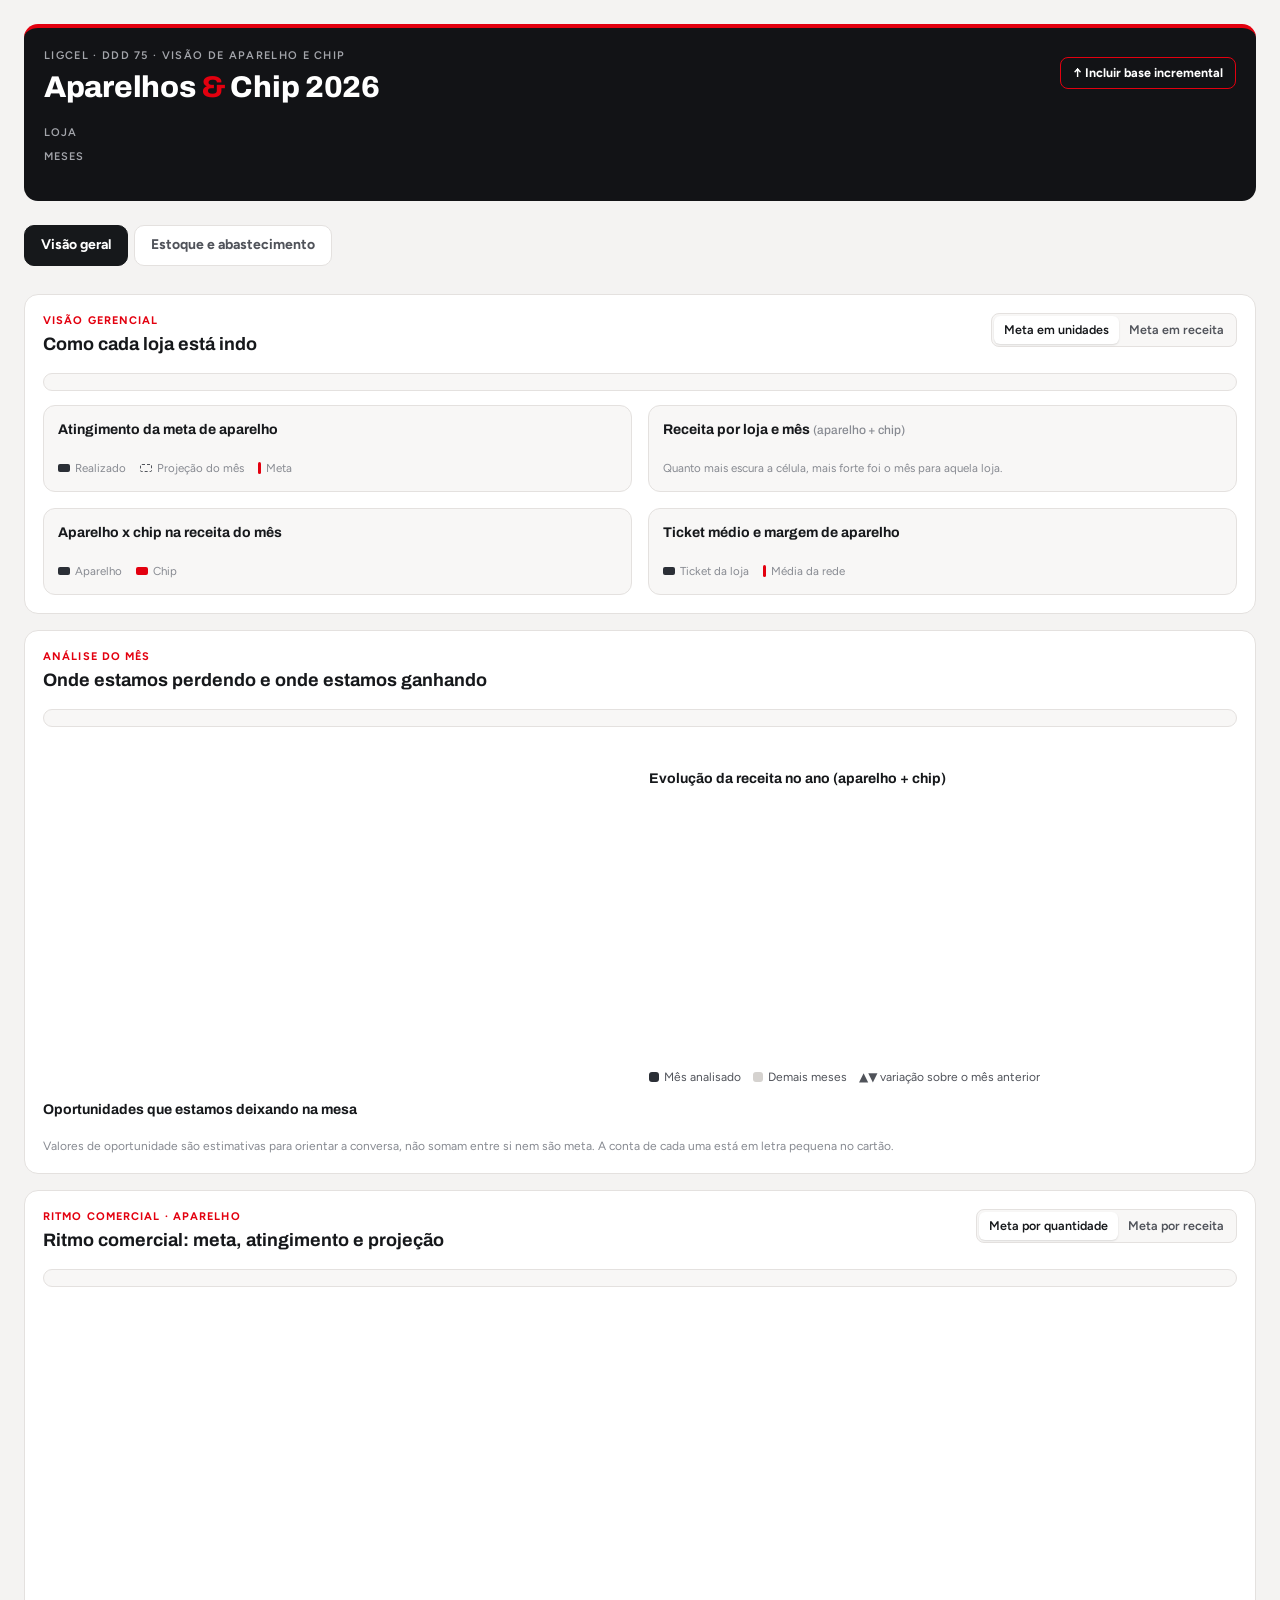
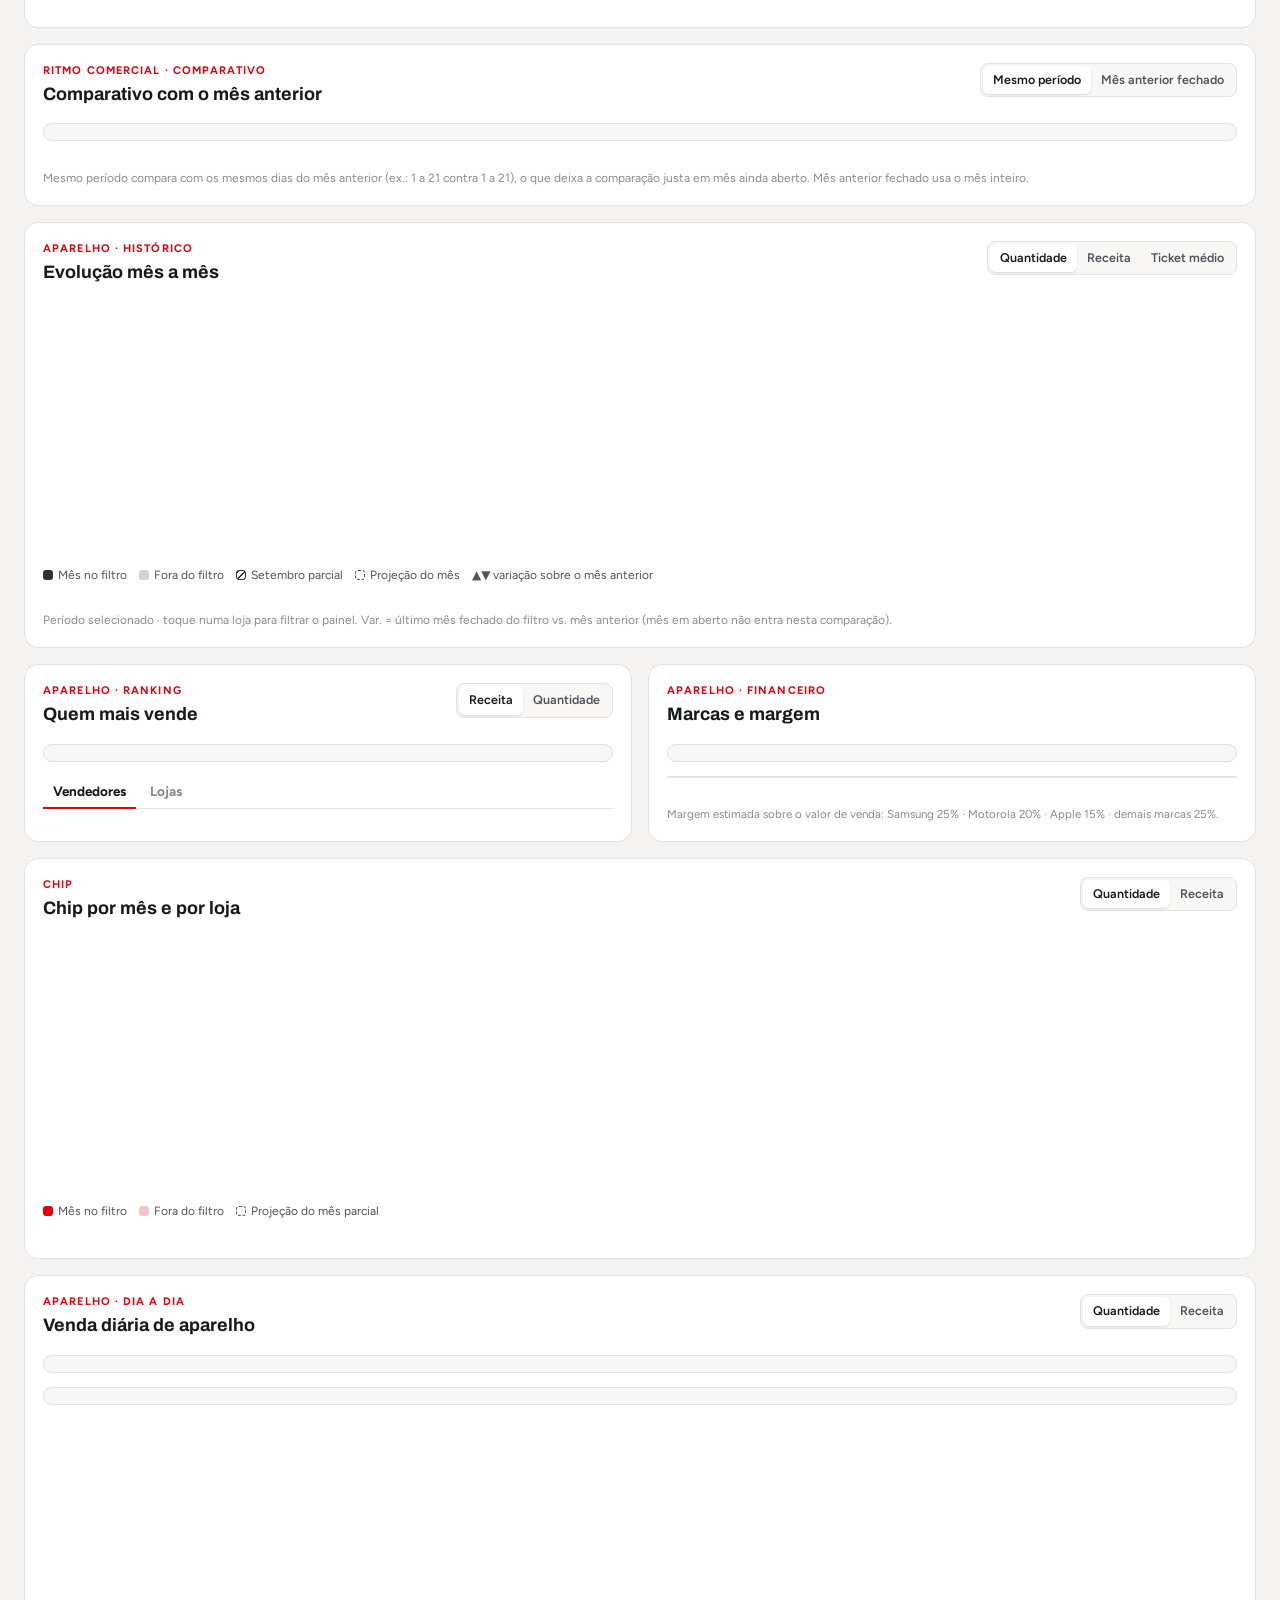
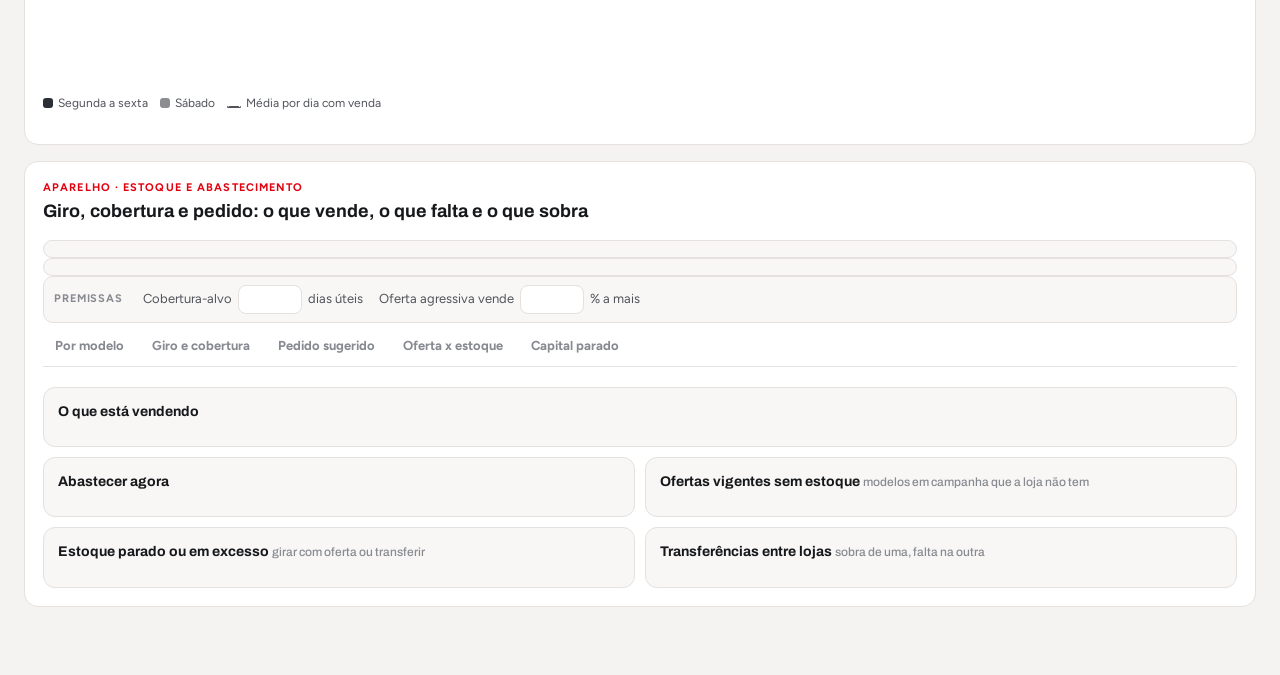
<file: apps/aparelhos.html>
<title>Aparelhos &amp; Chip LIGCEL</title>
<link rel="preconnect" href="https://fonts.googleapis.com">
<link rel="stylesheet" href="https://fonts.googleapis.com/css2?family=Archivo:wght@500;600;700;800&family=Figtree:wght@400;500;600;700&display=swap">
<style>
:root{
  --bg:#F4F3F2; --surface:#FFFFFF; --surface2:#F8F7F6; --ink:#16181B; --ink2:#50535A; --muted:#878A91; --line:#E4E1DF; --grid:#EEECEA;
  --red:#E3000F; --red-soft:#FCE8E9; --hero:#121316; --hero2:#1C1D21; --hero-ink:#FFFFFF; --hero-mut:#A3A5AB; --hero-line:#2C2E33;
  --bar:#2B2F36; --bar-dim:#D5D2CF; --chip:#E3000F; --chip-dim:#F2C4C7;
  --up:#0F7B3E; --up-bg:#E3F3E9; --down:#B42318; --down-bg:#FBE7E5;
  --b1:#2a78d6; --b2:#1baf7a; --b3:#52514e; --b4:#eda100;
  --font:"Figtree",system-ui,-apple-system,"Segoe UI",sans-serif; --disp:"Archivo","Figtree",system-ui,sans-serif;
}
@media (prefers-color-scheme: dark){:root:not([data-theme="light"]){color-scheme:dark;
  --bg:#0E0F11; --surface:#17181B; --surface2:#1D1E22; --ink:#F2F2F3; --ink2:#B9BBC0; --muted:#83868D; --line:#2A2C31; --grid:#232529;
  --red-soft:#3A1416; --hero:#08090A; --hero2:#141518; --hero-line:#26282C;
  --bar:#C9CCD2; --bar-dim:#3A3C42; --chip:#FF3B45; --chip-dim:#5A2226;
  --up:#4ADE80; --up-bg:#12301E; --down:#FF8A80; --down-bg:#3A1714;
  --b1:#3987e5; --b2:#199e70; --b3:#A8A7A0; --b4:#c98500;}}
:root[data-theme="dark"]{color-scheme:dark;
  --bg:#0E0F11; --surface:#17181B; --surface2:#1D1E22; --ink:#F2F2F3; --ink2:#B9BBC0; --muted:#83868D; --line:#2A2C31; --grid:#232529;
  --red-soft:#3A1416; --hero:#08090A; --hero2:#141518; --hero-line:#26282C;
  --bar:#C9CCD2; --bar-dim:#3A3C42; --chip:#FF3B45; --chip-dim:#5A2226;
  --up:#4ADE80; --up-bg:#12301E; --down:#FF8A80; --down-bg:#3A1714;
  --b1:#3987e5; --b2:#199e70; --b3:#A8A7A0; --b4:#c98500;}
*{box-sizing:border-box}
body{background:var(--bg);color:var(--ink);font-family:var(--font);font-size:14px;line-height:1.45;padding-inline:16px;padding-block:16px 40px}
.wrap{max-width:1240px;margin:0 auto;display:flex;flex-direction:column;gap:16px}
.num{font-variant-numeric:tabular-nums}
/* hero */
.hero{background:var(--hero);color:var(--hero-ink);border-radius:14px;padding:20px;display:flex;flex-direction:column;gap:16px;border-top:4px solid var(--red)}
.hero-top{display:flex;flex-wrap:wrap;justify-content:space-between;gap:12px;align-items:flex-end}
.eyebrow{font-size:11px;letter-spacing:.12em;text-transform:uppercase;color:var(--hero-mut);font-weight:600}
h1{font-family:var(--disp);font-weight:800;font-size:clamp(22px,3.2vw,30px);margin:2px 0 0;letter-spacing:-.01em;text-wrap:balance}
h1 span{color:var(--red)}
.base{font-size:12px;color:var(--hero-mut)}
.filters{display:flex;flex-direction:column;gap:8px}
.frow{display:flex;flex-wrap:wrap;gap:6px;align-items:center}
.flabel{font-size:11px;letter-spacing:.08em;text-transform:uppercase;color:var(--hero-mut);width:52px;font-weight:600}
.pill{font:inherit;font-size:12.5px;font-weight:600;border:1px solid var(--hero-line);background:var(--hero2);color:#D9DADD;border-radius:999px;padding:5px 12px;cursor:pointer}
.pill:hover{border-color:#55575D}
.pill[aria-pressed="true"]{background:var(--red);border-color:var(--red);color:#fff}
.pill.ghost{background:transparent;color:var(--hero-mut)}
.pill:focus-visible,.seg button:focus-visible,.tab:focus-visible,tr[tabindex]:focus-visible{outline:2px solid var(--red);outline-offset:2px}
.kpis{display:grid;grid-template-columns:repeat(6,1fr);gap:1px;background:var(--hero-line);border-radius:10px;overflow:hidden}
.kpi{background:var(--hero2);padding:12px 14px;display:flex;flex-direction:column;gap:2px;min-width:0}
.kpi .k{font-size:11px;color:var(--hero-mut);letter-spacing:.06em;text-transform:uppercase;font-weight:600}
.kpi .v{font-family:var(--disp);font-size:clamp(18px,2.2vw,24px);font-weight:700;white-space:nowrap}
.kpi .s{font-size:12px;color:var(--hero-mut)}
.kpi.chipk .k{color:#FF8A91}
.kpi.marg .v{color:#7CE3A5}
@media (max-width:900px){.kpis{grid-template-columns:repeat(3,1fr)}}
@media (max-width:520px){.kpis{grid-template-columns:repeat(2,1fr)}}
/* sections */
.q{background:var(--surface);border:1px solid var(--line);border-radius:14px;padding:18px;display:flex;flex-direction:column;gap:14px;min-width:0}
.qhead{display:flex;flex-wrap:wrap;justify-content:space-between;align-items:flex-start;gap:10px}
.qtag{font-size:11px;letter-spacing:.1em;text-transform:uppercase;color:var(--red);font-weight:700}
h2{font-family:var(--disp);font-size:18px;font-weight:700;margin:2px 0 0;text-wrap:balance}
.sub{font-size:12.5px;color:var(--muted);margin-top:2px}
.seg{display:inline-flex;background:var(--surface2);border:1px solid var(--line);border-radius:8px;padding:2px}
.seg button{font:inherit;font-size:12.5px;font-weight:600;border:0;background:transparent;color:var(--ink2);padding:5px 10px;border-radius:6px;cursor:pointer}
.seg button[aria-pressed="true"]{background:var(--surface);color:var(--ink);box-shadow:0 1px 2px rgba(0,0,0,.12)}
.grid2{display:grid;grid-template-columns:1fr 1fr;gap:16px}
.q1body{display:grid;grid-template-columns:1.35fr 1fr;gap:20px}
@media (max-width:980px){.grid2,.q1body{grid-template-columns:1fr}}
.q1body>*,.grid2>*{min-width:0}
@media (max-width:520px){.brow{grid-template-columns:1fr}.bl{grid-template-columns:56px minmax(0,1fr) 84px}}
.bbars,.bl .track{min-width:0}
.chart{width:100%;min-height:260px;position:relative}
.chart svg{display:block;width:100%;height:auto;overflow:visible}
.chart text{font-family:var(--font)}
.tip{position:fixed;pointer-events:none;background:var(--hero);color:#fff;font-size:12px;padding:8px 10px;border-radius:8px;box-shadow:0 6px 20px rgba(0,0,0,.25);z-index:10;line-height:1.5;max-width:240px}
.tip b{font-family:var(--disp)}
/* tables */
.tbl{overflow-x:auto}
table{width:100%;border-collapse:collapse;font-size:13px}
th{font-size:11px;letter-spacing:.06em;text-transform:uppercase;color:var(--muted);font-weight:600;text-align:right;padding:6px 8px;border-bottom:1px solid var(--line);white-space:nowrap}
th:first-child,td:first-child{text-align:left}
td{padding:8px;border-bottom:1px solid var(--grid);text-align:right;white-space:nowrap}
tr.tot td{font-weight:700;border-bottom:0;border-top:1px solid var(--line)}
tr[tabindex]{cursor:pointer}
tr[tabindex]:hover td{background:var(--surface2)}
tr.sel td{background:var(--red-soft)}
.var{display:inline-flex;align-items:center;gap:2px;font-size:11.5px;font-weight:700;padding:1px 6px;border-radius:999px}
.var.up{color:var(--up);background:var(--up-bg)} .var.down{color:var(--down);background:var(--down-bg)} .var.flat{color:var(--muted);background:var(--surface2)}
.note{font-size:12px;color:var(--muted)}
/* ranking */
.tabs{display:flex;gap:4px;border-bottom:1px solid var(--line)}
.tab{font:inherit;font-weight:700;font-size:13.5px;background:none;border:0;border-bottom:2px solid transparent;padding:6px 10px;color:var(--muted);cursor:pointer;margin-bottom:-1px}
.tab[aria-selected="true"]{color:var(--ink);border-color:var(--red)}
.rank{display:flex;flex-direction:column;gap:2px}
.rrow{display:grid;grid-template-columns:28px minmax(0,1fr) auto;gap:10px;align-items:center;padding:6px 4px;border-radius:8px}
.rrow:hover{background:var(--surface2)}
.pos{font-family:var(--disp);font-weight:800;font-size:14px;color:var(--muted);text-align:center}
.rrow.top .pos{color:var(--red)}
.rname{font-weight:600;overflow:hidden;text-overflow:ellipsis;white-space:nowrap}
.rstore{font-size:11.5px;color:var(--muted);font-weight:500}
.rbar{height:6px;border-radius:3px;background:var(--grid);margin-top:4px;overflow:hidden}
.rbar i{display:block;height:100%;background:var(--bar);border-radius:3px}
.rrow.top .rbar i{background:var(--red)}
.rval{text-align:right;font-size:12.5px;color:var(--ink2);line-height:1.35}
.rval b{font-family:var(--disp);font-size:14px;color:var(--ink)}
.more{font:inherit;font-weight:600;font-size:12.5px;align-self:flex-start;background:none;border:1px solid var(--line);color:var(--ink2);border-radius:8px;padding:6px 12px;cursor:pointer}
/* local month picker */
.lm{display:flex;flex-wrap:wrap;gap:5px;align-items:center;padding:8px 10px;background:var(--surface2);border:1px solid var(--line);border-radius:10px}
.lm .lbl{font-size:11px;letter-spacing:.08em;text-transform:uppercase;color:var(--muted);font-weight:700;margin-right:4px}
.mp{font:inherit;font-size:12px;font-weight:600;border:1px solid var(--line);background:var(--surface);color:var(--ink2);border-radius:999px;padding:3px 10px;cursor:pointer}
.mp:hover{border-color:var(--muted)}
.mp[aria-pressed="true"]{background:var(--ink);border-color:var(--ink);color:var(--surface)}
.mp.all[aria-pressed="true"]{background:var(--red);border-color:var(--red);color:#fff}
.mp:focus-visible{outline:2px solid var(--red);outline-offset:2px}
/* brands */
.brands{display:flex;flex-direction:column;gap:12px}
.brow{display:grid;grid-template-columns:150px 1fr;gap:12px;align-items:center}
.bname{display:flex;flex-direction:column;gap:1px}
.bname b{font-family:var(--disp);font-size:14px;display:flex;align-items:center;gap:6px}
.bname b i{width:10px;height:10px;border-radius:3px;display:inline-block}
.bname span{font-size:11.5px;color:var(--muted)}
.bbars{display:flex;flex-direction:column;gap:4px}
.bl{display:grid;grid-template-columns:62px 1fr 104px;gap:8px;align-items:center;font-size:12px;color:var(--ink2)}
.bl .track{height:12px;background:var(--grid);border-radius:0 4px 4px 0}
.bl .fill{height:100%;border-radius:0 4px 4px 0}
.bl .fill.m{opacity:1}
.bl .val{text-align:right;font-weight:600;color:var(--ink)}
.msum{display:grid;grid-template-columns:repeat(3,1fr);gap:1px;background:var(--line);border:1px solid var(--line);border-radius:10px;overflow:hidden}
.msum div{background:var(--surface2);padding:10px 12px}
.msum .k{font-size:11px;letter-spacing:.06em;text-transform:uppercase;color:var(--muted);font-weight:600}
.msum .v{font-family:var(--disp);font-weight:700;font-size:18px}
.rule{font-size:11.5px;color:var(--muted)}
.legend{display:flex;flex-wrap:wrap;gap:12px;font-size:12px;color:var(--ink2)}
.legend i{display:inline-block;width:10px;height:10px;border-radius:3px;margin-right:5px;vertical-align:-1px}
.pbox{border:1.5px dashed var(--ink2);background:transparent}
.bnote{font-size:11.5px;color:var(--muted);padding-left:70px;line-height:1.5}
@media (max-width:520px){.bnote{padding-left:0}}
.projl{font-size:11.5px;color:var(--ink2)}
.projl b{color:var(--ink)}
.kpi .p{font-size:11.5px;color:#C9CBD0}
.kpi .p b{color:#fff}
td.pj,th.pj{background:var(--surface2)}
.hatch{background:repeating-linear-gradient(135deg,var(--bar) 0 2px,transparent 2px 5px);border:1px solid var(--bar)}
/* meta & compare */
:root{--warn:#B54708;--warn-bg:#FEF0C7}
@media (prefers-color-scheme: dark){:root:not([data-theme="light"]){--warn:#FDB022;--warn-bg:#3A2A0B}}
:root[data-theme="dark"]{--warn:#FDB022;--warn-bg:#3A2A0B}
.var.warn{color:var(--warn);background:var(--warn-bg)}
.mi{font:inherit;font-size:13px;font-variant-numeric:tabular-nums;width:104px;text-align:right;border:1px solid var(--line);background:var(--surface2);color:var(--ink);border-radius:6px;padding:5px 7px}
.mi:focus{outline:2px solid var(--red);outline-offset:0;border-color:transparent;background:var(--surface)}
.mi:disabled{opacity:.6}
.mi.saved{border-color:var(--up)}
.att{display:inline-flex;align-items:center;gap:8px;justify-content:flex-end}
.att .mb{width:64px;height:6px;border-radius:3px;background:var(--grid);overflow:hidden;position:relative}
.att .mb i{position:absolute;inset:0 auto 0 0;background:var(--bar);border-radius:3px}
.att .mb i.ok{background:var(--up)}
.dias{display:flex;flex-wrap:wrap;gap:8px}
.dias span{font-size:12px;color:var(--ink2);background:var(--surface2);border:1px solid var(--line);border-radius:999px;padding:3px 10px}
.dias b{color:var(--ink);font-variant-numeric:tabular-nums}
th.grp{text-align:center;color:var(--ink2);border-bottom:1px solid var(--line);padding-bottom:4px}
td.sl,th.sl{border-left:1px solid var(--line)}
.mnote{font-size:12px;color:var(--muted);line-height:1.5}
.dbstate{font-size:12px;font-weight:600}
.dbstate.ok{color:var(--up)} .dbstate.off{color:var(--warn)}
.upbtn{font:inherit;font-size:12.5px;font-weight:700;border:1px solid var(--red);background:transparent;color:#fff;border-radius:8px;padding:6px 12px;cursor:pointer}
.upbtn:hover{background:var(--red)}
.upbtn:focus-visible,.btn:focus-visible{outline:2px solid var(--red);outline-offset:2px}
.hbtns{display:flex;gap:8px;flex-wrap:wrap;justify-content:flex-end}
.upbtn.pub{background:var(--red);color:#fff}
.upbtn.pub:disabled{opacity:.6;cursor:default}
.pubmsg{font-size:12px;color:#FFB4B8;text-align:right;min-height:1em}
.pubmsg.ok{color:#7CE3A5}
.hero-right{display:flex;flex-direction:column;align-items:flex-end;gap:8px}
@media (max-width:600px){.hero-right{align-items:flex-start}}
.drop{display:flex;flex-wrap:wrap;align-items:center;gap:12px;border:1.5px dashed var(--line);border-radius:12px;padding:16px;background:var(--surface2)}
.drop.over{border-color:var(--red);background:var(--red-soft)}
.drop input{font:inherit;font-size:13px;max-width:100%}
.btn{font:inherit;font-weight:700;font-size:13px;border-radius:8px;padding:8px 14px;cursor:pointer;border:1px solid var(--line);background:var(--surface);color:var(--ink)}
.btn.pri{background:var(--red);border-color:var(--red);color:#fff}
.btn:disabled{opacity:.5;cursor:default}
.prev{display:flex;flex-direction:column;gap:10px;border:1px solid var(--line);border-radius:12px;padding:14px}
.prev .row{display:flex;flex-wrap:wrap;gap:8px 18px;font-size:13px}
.prev .row b{font-family:var(--disp)}
.prev .acts{display:flex;gap:8px;flex-wrap:wrap}
.err{color:var(--down);font-weight:600;font-size:13px}
.logl{display:flex;flex-direction:column;gap:4px;font-size:12.5px;color:var(--ink2)}
.logl div{display:flex;flex-wrap:wrap;gap:4px 12px;padding:6px 0;border-bottom:1px solid var(--grid)}
footer{font-size:12px;color:var(--muted);color:var(--muted);text-align:center;padding-top:4px}
@media (prefers-reduced-motion:no-preference){.rbar i,.bl .fill{transition:width .35s ease}}

/* análise do mês */
.exlead{margin:0;font-size:15px;line-height:1.55;color:var(--ink);max-width:78ch;text-wrap:pretty}
.excards{display:grid;grid-template-columns:repeat(4,1fr);gap:10px}
.exc{background:var(--surface2);border:1px solid var(--line);border-radius:10px;padding:11px 13px;display:flex;flex-direction:column;gap:3px;min-width:0}
.exc.hero1{grid-column:span 2;border-left:4px solid var(--red)}
.exc .k{font-size:11px;letter-spacing:.06em;text-transform:uppercase;color:var(--muted);font-weight:600}
.exc .v{font-family:var(--disp);font-weight:700;font-size:21px}
.exc.hero1 .v{font-size:26px}
.exc .dl{min-height:20px}
.exs{font-size:11.5px;color:var(--ink2)} .exs b{color:var(--ink)}
.exgrid{display:grid;grid-template-columns:1fr 1fr;gap:18px}
.exbox{min-width:0;display:flex;flex-direction:column;gap:8px}
.exbox h3,.exh{font-family:var(--disp);font-size:14px;margin:0;font-weight:700}
.dv{display:flex;flex-direction:column;gap:7px}
.dv-row{display:grid;grid-template-columns:minmax(70px,26%) 1fr auto;align-items:center;gap:8px;font-size:12.5px}
.dv-n{overflow:hidden;text-overflow:ellipsis;white-space:nowrap;font-weight:600}
.dv-bar{height:16px;background:var(--surface2);border-radius:4px;position:relative;display:flex}
.dv-bar i{display:block;height:100%;border-radius:4px}
.dv-bar i.n{background:var(--down)} .dv-bar i.p{background:var(--up)}
.dv-v{font-variant-numeric:tabular-nums;font-weight:700;text-align:right;white-space:nowrap}
.dv-v small{display:block;font-size:10.5px;font-weight:600;opacity:.8}
.neg{color:var(--down)} .pos{color:var(--up)}
.dv-sum{display:flex;flex-wrap:wrap;gap:6px 18px;font-size:12.5px;margin-top:2px}
.oppgrid{display:grid;grid-template-columns:repeat(auto-fit,minmax(230px,1fr));gap:10px;margin-top:8px}
.opp{border:1px solid var(--line);border-left:4px solid var(--muted);border-radius:10px;padding:11px 13px;display:flex;flex-direction:column;gap:4px;background:var(--surface)}
.opp.down{border-left-color:var(--down)} .opp.up{border-left-color:var(--up)} .opp.info{border-left-color:var(--warn)}
.opp .oh{font-family:var(--disp);font-weight:700;font-size:20px}
.opp.down .oh{color:var(--down)} .opp.up .oh{color:var(--up)} .opp.info .oh{color:var(--warn)}
.opp .ot{font-weight:700;font-size:13px}
.opp .otx{font-size:12.5px;color:var(--ink2);line-height:1.45}
.opp .oc{font-size:11px;color:var(--muted);line-height:1.4;margin-top:2px}
@media (max-width:980px){.exgrid{grid-template-columns:1fr}}
@media (max-width:640px){.dv-row{grid-template-columns:96px 1fr auto}.excards{grid-template-columns:repeat(2,1fr)}.exc.hero1{grid-column:1/-1}.exc .v{font-size:18px}.exc.hero1 .v{font-size:23px}.exlead{font-size:14px}}

/* visão gerencial e organização */
.q1body{grid-template-columns:1fr!important}
.upbtn.pub{display:none!important}
[hidden]{display:none!important}
.ger .ggrid{align-items:start;display:grid;grid-template-columns:repeat(2,minmax(0,1fr));gap:16px}
@media (max-width:980px){.ger .ggrid{grid-template-columns:minmax(0,1fr)}}
.gbox{background:var(--surface2);border:1px solid var(--line);border-radius:12px;padding:14px;display:flex;flex-direction:column;gap:10px;min-width:0}
.gbox h3{font-family:var(--disp);font-size:14px;margin:0;font-weight:700}
.gbox h3 small{font-weight:500;color:var(--muted);font-size:12px}
.gnote{font-size:11.5px;color:var(--muted)}
.gr{display:flex;flex-direction:column;gap:3px;padding:5px 0;border-bottom:1px solid var(--grid)}
.gr:last-child{border-bottom:0}
.gh{display:flex;justify-content:space-between;align-items:center;gap:8px;min-width:0}
.gh b{font-size:13px;overflow:hidden;text-overflow:ellipsis;white-space:nowrap;min-width:0}
.gh .var{flex:none}
.gt{position:relative;height:10px;border-radius:5px;background:var(--grid);overflow:visible}
.gt i{position:absolute;left:0;top:0;bottom:0;border-radius:5px;display:block}
.gt .gp{background:transparent;border:1.5px dashed var(--ink2);box-sizing:border-box}
.gt .gb{background:var(--bar)} .gt .gb.ok{background:var(--up)}
.gt .gc{background:var(--chip)}
.gt .gm{position:absolute;top:-3px;bottom:-3px;width:3px;margin-left:-1.5px;background:var(--red);border-radius:2px}
.gs{font-size:11.5px;color:var(--muted);line-height:1.35}
.gs b{color:var(--ink2)}
.gleg{display:flex;flex-wrap:wrap;gap:4px 14px;font-size:11.5px;color:var(--muted)}
.gleg span{display:inline-flex;align-items:center;gap:5px}
.gleg i{display:inline-block;width:12px;height:8px;border-radius:2px}
.gleg .k1{background:var(--bar)} .gleg .k2{border:1.5px dashed var(--ink2);box-sizing:border-box} .gleg .k3{background:var(--red);width:3px;height:12px} .gleg .k4{background:var(--chip)}
.heat{display:grid;gap:3px;font-size:11px}
.heat .hh{color:var(--muted);font-weight:700;text-align:center;font-size:10.5px;letter-spacing:.04em;text-transform:uppercase;padding-bottom:2px}
.heat .hn{font-weight:600;font-size:12px;display:flex;align-items:center;min-width:0;overflow:hidden;text-overflow:ellipsis;white-space:nowrap}
.heat .hc{border-radius:5px;text-align:center;padding:6px 1px;font-weight:600;color:var(--ink);min-width:0;white-space:nowrap;overflow:hidden}
.heat .hc.hz{color:var(--muted);background:var(--grid)}
.heat .hc.cur{outline:2px solid var(--red);outline-offset:-2px}
.mixbar{display:flex;height:12px;border-radius:6px;overflow:hidden;background:var(--grid)}
.mixbar i{display:block;height:100%}
/* aparelhos por modelo */
.mdk{display:grid;grid-template-columns:repeat(4,1fr);gap:10px;margin:10px 0}
.mdk .gbox{padding:12px 14px;gap:2px}.mdk .mk{font-size:11px;letter-spacing:.06em;text-transform:uppercase;color:var(--muted);font-weight:700}
.mdk .mv{font-family:var(--disp);font-size:clamp(18px,2.2vw,24px);font-weight:700}.mdk .ms{font-size:12px;color:var(--muted)}
.mdbox{margin-top:10px}.mdgrid{display:grid;grid-template-columns:repeat(2,minmax(0,1fr));gap:10px;margin-top:10px}.mdgrid .mdbox{margin-top:0}
.mdrow{display:grid;grid-template-columns:minmax(150px,2.2fr) .8fr .9fr .9fr .9fr 1.7fr 1fr;gap:8px;align-items:center;padding:8px 2px;border-bottom:1px solid var(--grid);font-size:13px}
.mdrow.mdh{font-size:11px;letter-spacing:.06em;text-transform:uppercase;color:var(--muted);font-weight:700;padding-bottom:4px}
.mdrow>div{min-width:0}.mdn{font-weight:600;overflow-wrap:anywhere}.mdn small{display:block;font-weight:500;color:var(--muted);font-size:11.5px}
.mdc{text-align:right}.mdh .mdc{text-align:right}
.mdo{font-size:12.5px;line-height:1.35}.mdo b{font-weight:700}.mdo s{color:var(--muted)}
.mtg{display:inline-block;font-size:11px;font-weight:700;border-radius:999px;padding:1px 7px;margin:1px 3px 1px 0;background:var(--surface);border:1px solid var(--line);color:var(--ink2)}
.mtg.bo{background:var(--up-bg);color:var(--up);border-color:transparent}.mtg.vc{background:var(--warn-bg);color:var(--warn);border-color:transparent}
.mac{display:inline-block;font-size:11.5px;font-weight:700;border-radius:999px;padding:2px 9px;white-space:nowrap}
.mac.ab{background:var(--down-bg);color:var(--down)}.mac.at{background:var(--warn-bg);color:var(--warn)}.mac.gi{background:var(--surface);border:1px solid var(--line);color:var(--ink2)}.mac.ok{background:var(--up-bg);color:var(--up)}
.mdli{display:flex;justify-content:space-between;gap:10px;padding:7px 0;border-bottom:1px solid var(--grid);font-size:13px}.mdli:last-child{border-bottom:0}
.mdli>div:first-child{min-width:0}.mdli .mdr{text-align:right;white-space:nowrap}.mdli small{display:block;color:var(--muted);font-size:11.5px;line-height:1.35}
.mdmore{margin-top:8px;align-self:flex-start;color:var(--ink2);border-color:var(--line)}
@media (max-width:900px){.mdk{grid-template-columns:repeat(2,1fr)}.mdgrid{grid-template-columns:1fr}
  .mdrow{grid-template-columns:repeat(4,minmax(0,1fr));gap:6px 8px;padding:10px 2px}.mdrow.mdh{display:none}.mdrow>div:first-child,.mdrow>div.mdo,.mdrow>div:last-child{grid-column:1/-1}.mdrow>div:last-child{display:flex;align-items:center;gap:8px}.mdrow>div:last-child::before{display:none!important}
  .mdrow .mdc{text-align:left}.mdrow [data-l]::before{content:attr(data-l);display:block;font-size:10.5px;letter-spacing:.05em;text-transform:uppercase;color:var(--muted);font-weight:700}}

/* abas e visões estratégicas */
.abas{display:flex;gap:6px;margin:0 0 4px;position:sticky;top:0;z-index:5;background:var(--bg);padding:8px 0;flex-wrap:wrap}
.abas button{font:inherit;font-size:14px;font-weight:700;border:1px solid var(--line);background:var(--surface);color:var(--ink2);border-radius:10px;padding:9px 16px;cursor:pointer}
.abas button[aria-pressed="true"]{background:var(--ink);border-color:var(--ink);color:var(--surface)}
body[data-aba="abast"] [data-aba="geral"],body[data-aba="geral"] [data-aba="abast"]{display:none!important}
.stb{display:flex;gap:4px;flex-wrap:wrap;border-bottom:1px solid var(--line);margin-top:6px}
.stb button{font:inherit;font-size:13px;font-weight:700;border:0;border-bottom:3px solid transparent;background:transparent;color:var(--muted);padding:8px 12px;cursor:pointer;margin-bottom:-1px}
.stb button[aria-pressed="true"]{color:var(--ink);border-bottom-color:var(--red)}
.mdpar{gap:6px 16px}.mdpar label{font-size:13px;color:var(--ink2);display:inline-flex;align-items:center;gap:6px}
.mdpar input{font:inherit;font-size:13px;font-weight:700;width:64px;padding:4px 6px;border:1px solid var(--line);border-radius:8px;background:var(--surface);color:var(--ink);text-align:center}
.mdrow.gen{grid-template-columns:var(--cols)}
.cls{display:inline-block;min-width:22px;text-align:center;font-weight:800;font-size:12px;border-radius:6px;padding:2px 6px}
.cls.A{background:var(--ink);color:var(--surface)}.cls.B{background:var(--surface2);border:1px solid var(--line);color:var(--ink2)}.cls.C{border:1px dashed var(--line);color:var(--muted)}
.brow{display:grid;grid-template-columns:minmax(90px,1.1fr) 3fr minmax(110px,1fr);gap:8px;align-items:center;font-size:13px;padding:5px 0}
.brow .bar{height:12px;border-radius:6px;background:var(--grid);overflow:hidden;display:flex}.brow .bar i{display:block;height:100%}
.brow .bv{text-align:right;font-weight:700;white-space:nowrap}
@media (max-width:900px){
  .abas button{flex:1;padding:9px 8px;font-size:13px}
  .mdrow.gen{grid-template-columns:repeat(4,minmax(0,1fr))}.mdrow.gen>div:last-child{display:block}
  .mdrow.gen>div.full{grid-column:1/-1}.mdrow.gen>div:last-child::before{display:block!important}
  .brow{grid-template-columns:1fr 1fr}.brow .bar{grid-column:1/-1;order:3}}
</style>

<div class="wrap">
  <header class="hero">
    <div class="hero-top">
      <div>
        <div class="eyebrow">LIGCEL · DDD 75 · Visão de aparelho e chip</div>
        <h1>Aparelhos <span>&amp;</span> Chip <span id="yr" style="color:inherit">2026</span></h1>
      </div>
      <div class="hero-right"><div class="base" id="baseInfo"></div><div class="hbtns"><button class="upbtn" id="btnUp" aria-controls="upSec" aria-expanded="false">↑ Incluir base incremental</button><button class="upbtn pub" id="btnPub" hidden>Publicar versão atualizada</button></div><div class="pubmsg" id="pubMsg"></div></div>
    </div>
    <div class="filters" data-aba="geral">
      <div class="frow" id="fStores"><span class="flabel">Loja</span></div>
      <div class="frow" id="fMonths"><span class="flabel">Meses</span></div>
    </div>
    <div class="kpis" id="kpis" data-aba="geral"></div>
  </header>
  <nav class="abas" id="abas" aria-label="Seções de aparelho e chip"><button data-a="geral" aria-pressed="true">Visão geral</button><button data-a="abast" aria-pressed="false">Estoque e abastecimento</button></nav>

  <section class="q" data-aba="geral" id="upSec" aria-labelledby="h-up" hidden>
    <div class="qhead">
      <div><div class="qtag">Base incremental</div><h2 id="h-up">Incluir atualização da base</h2>
      <div class="sub">Envie o .xlsx no mesmo formato da base. Os dias que vierem no arquivo substituem esses mesmos dias no painel; o restante da base continua como está.</div></div>
      <span class="dbstate" id="dbState"></span>
    </div>
    <label class="drop" id="drop" for="upFile"><input type="file" id="upFile" accept=".xlsx,.xls,.xlsm,.csv"><span class="note">ou arraste o arquivo para cá</span></label>
    <div id="upPrev"></div>
    <div><div class="qtag" style="color:var(--muted);margin-bottom:6px">Cargas incluídas</div><div class="logl" id="upLog"></div></div>
  </section>

  <section class="q ger" data-aba="geral" id="secGer" aria-labelledby="h-ger">
    <div class="qhead">
      <div><div class="qtag">Visão gerencial</div><h2 id="h-ger">Como cada loja está indo</h2><div class="sub" id="gSub"></div></div>
      <div class="seg" id="segG" role="group" aria-label="Meta em quantidade ou receita">
        <button data-m="q" aria-pressed="true">Meta em unidades</button><button data-m="r" aria-pressed="false">Meta em receita</button>
      </div>
    </div>
    <div class="lm" id="refG" role="group" aria-label="Mês analisado"></div>
    <div class="ggrid">
      <div class="gbox"><h3>Atingimento da meta de aparelho</h3><div id="gAting"></div><div class="gleg"><span><i class="k1"></i>Realizado</span><span><i class="k2"></i>Projeção do mês</span><span><i class="k3"></i>Meta</span></div></div>
      <div class="gbox"><h3>Receita por loja e mês <small>(aparelho + chip)</small></h3><div id="gHeat"></div><div class="gnote">Quanto mais escura a célula, mais forte foi o mês para aquela loja.</div></div>
      <div class="gbox"><h3>Aparelho x chip na receita do mês</h3><div id="gMix"></div><div class="gleg"><span><i class="k1"></i>Aparelho</span><span><i class="k4"></i>Chip</span></div></div>
      <div class="gbox"><h3>Ticket médio e margem de aparelho</h3><div id="gTick"></div><div class="gleg"><span><i class="k1"></i>Ticket da loja</span><span><i class="k3"></i>Média da rede</span></div></div>
    </div>
  </section>

  <section class="q exec" data-aba="geral" id="secExec" aria-labelledby="h-ex">
    <div class="qhead">
      <div><div class="qtag">Análise do mês</div><h2 id="h-ex">Onde estamos perdendo e onde estamos ganhando</h2><div class="sub" id="exSub"></div></div>
    </div>
    <div class="lm" id="refC" role="group" aria-label="Mês analisado"></div>
    <p class="exlead" id="exLead"></p>
    <div class="excards" id="exCards"></div>
    <div class="exgrid">
      <div class="exbox"><h3 id="exVarTitle"></h3><div id="exVar"></div></div>
      <div class="exbox"><h3>Evolução da receita no ano (aparelho + chip)</h3><div class="chart" id="chEx"></div><div class="legend" style="margin-top:4px"><span><i style="background:var(--bar)"></i>Mês analisado</span><span><i style="background:var(--bar-dim)"></i>Demais meses</span><span>▲▼ variação sobre o mês anterior</span></div></div>
    </div>
    <div><h3 class="exh">Oportunidades que estamos deixando na mesa</h3><div class="oppgrid" id="exOpp"></div><div class="mnote" style="margin-top:8px">Valores de oportunidade são estimativas para orientar a conversa, não somam entre si nem são meta. A conta de cada uma está em letra pequena no cartão.</div></div>
  </section>

  <section class="q" data-aba="geral" aria-labelledby="h-mt">
    <div class="qhead">
      <div><div class="qtag">Ritmo comercial · aparelho</div><h2 id="h-mt">Ritmo comercial: meta, atingimento e projeção</h2><div class="sub" id="mtSub"></div></div>
      <div class="seg" id="segMt" role="group" aria-label="Métrica da meta">
        <button data-m="q" aria-pressed="true">Meta por quantidade</button><button data-m="r" aria-pressed="false">Meta por receita</button>
      </div>
    </div>
    <div class="lm" id="refA" role="group" aria-label="Mês de referência"></div>
    <div class="dias" id="mtDias"></div>
    <div><div class="chart" id="chRt"></div><div class="legend" id="rtLeg" style="margin-top:6px"></div></div>
    <div class="tbl"><table id="tMeta"></table></div>
    <div class="mnote" id="mtNote"></div>
  </section>

  <section class="q" data-aba="geral" aria-labelledby="h-cp">
    <div class="qhead">
      <div><div class="qtag">Ritmo comercial · comparativo</div><h2 id="h-cp">Comparativo com o mês anterior</h2><div class="sub" id="cpSub"></div></div>
      <div class="seg" id="segCp" role="group" aria-label="Base de comparação">
        <button data-m="p" aria-pressed="true">Mesmo período</button><button data-m="f" aria-pressed="false">Mês anterior fechado</button>
      </div>
    </div>
    <div class="lm" id="refB" role="group" aria-label="Mês de referência"></div>
    <div class="tbl"><table id="tCmp"></table></div>
    <div class="mnote">Mesmo período compara com os mesmos dias do mês anterior (ex.: 1 a 21 contra 1 a 21), o que deixa a comparação justa em mês ainda aberto. Mês anterior fechado usa o mês inteiro.</div>
  </section>

  <section class="q" data-aba="geral" aria-labelledby="h-q1">
    <div class="qhead">
      <div><div class="qtag">Aparelho · histórico</div><h2 id="h-q1">Evolução mês a mês</h2><div class="sub" id="q1sub"></div></div>
      <div class="seg" id="segQ1" role="group" aria-label="Métrica do histórico">
        <button data-m="q" aria-pressed="true">Quantidade</button><button data-m="r" aria-pressed="false">Receita</button><button data-m="t" aria-pressed="false">Ticket médio</button>
      </div>
    </div>
    <div class="q1body">
      <div>
        <div class="chart" id="chQ1"></div>
        <div class="legend" style="margin-top:6px"><span><i style="background:var(--bar)"></i>Mês no filtro</span><span><i style="background:var(--bar-dim)"></i>Fora do filtro</span><span id="legP1"><i class="hatch"></i>Setembro parcial</span><span id="legPr1"><i class="pbox"></i>Projeção do mês</span><span>▲▼ variação sobre o mês anterior</span></div>
      </div>
      <div>
        <div class="tbl"><table id="tStores"></table></div>
        <div class="note" style="margin-top:8px">Período selecionado · toque numa loja para filtrar o painel. Var. = último mês fechado do filtro vs. mês anterior (mês em aberto não entra nesta comparação).</div>
      </div>
    </div>
  </section>

  <div class="grid2" data-aba="geral">
    <section class="q" aria-labelledby="h-q2">
      <div class="qhead">
        <div><div class="qtag">Aparelho · ranking</div><h2 id="h-q2">Quem mais vende</h2><div class="sub" id="q2sub"></div></div>
        <div class="seg" id="segQ2" role="group" aria-label="Ordenar ranking por">
          <button data-m="r" aria-pressed="true">Receita</button><button data-m="q" aria-pressed="false">Quantidade</button>
        </div>
      </div>
      <div class="lm" id="lmR" role="group" aria-label="Meses do ranking"></div>
      <div class="tabs" role="tablist">
        <button class="tab" role="tab" data-t="v" aria-selected="true">Vendedores</button>
        <button class="tab" role="tab" data-t="l" aria-selected="false">Lojas</button>
      </div>
      <div class="rank" id="rank"></div>
      <button class="more" id="moreBtn" hidden>Ver todos</button>
    </section>

    <section class="q" aria-labelledby="h-q3">
      <div class="qhead">
        <div><div class="qtag">Aparelho · financeiro</div><h2 id="h-q3">Marcas e margem</h2><div class="sub" id="q3sub"></div></div>
      </div>
      <div class="lm" id="lmM" role="group" aria-label="Meses da margem"></div>
      <div class="msum" id="msum"></div>
      <div class="brands" id="brands"></div>
      <div class="rule">Margem estimada sobre o valor de venda: Samsung 25% · Motorola 20% · Apple 15% · demais marcas 25%.</div>
    </section>
  </div>

  <section class="q" data-aba="geral" aria-labelledby="h-q4">
    <div class="qhead">
      <div><div class="qtag" style="color:var(--chip)">Chip</div><h2 id="h-q4">Chip por mês e por loja</h2><div class="sub" id="q4sub"></div></div>
      <div class="seg" id="segQ4" role="group" aria-label="Métrica do chip">
        <button data-m="q" aria-pressed="true">Quantidade</button><button data-m="r" aria-pressed="false">Receita</button>
      </div>
    </div>
    <div class="q1body">
      <div>
        <div class="chart" id="chQ4"></div>
        <div class="legend" style="margin-top:6px"><span><i style="background:var(--chip)"></i>Mês no filtro</span><span><i style="background:var(--chip-dim)"></i>Fora do filtro</span><span id="legP4"><i class="pbox"></i>Projeção do mês parcial</span></div>
      </div>
      <div><div class="tbl"><table id="tChip"></table></div></div>
    </div>
  </section>

  <section class="q" data-aba="geral" aria-labelledby="h-dia">
    <div class="qhead">
      <div><div class="qtag">Aparelho · dia a dia</div><h2 id="h-dia">Venda diária de aparelho</h2><div class="sub" id="diaSub"></div></div>
      <div class="seg" id="segDia" role="group" aria-label="Métrica da venda diária">
        <button data-m="q" aria-pressed="true">Quantidade</button><button data-m="r" aria-pressed="false">Receita</button>
      </div>
    </div>
    <div class="lm" id="dMes" role="group" aria-label="Mês"></div>
    <div class="lm" id="dLoja" role="group" aria-label="Loja"></div>
    <div class="chart" id="chDia"></div>
    <div class="legend" style="margin-top:2px"><span><i style="background:var(--bar)"></i>Segunda a sexta</span><span><i style="background:var(--bar);opacity:.55"></i>Sábado</span><span><i style="border-top:2px dashed var(--ink2);height:0;width:14px;display:inline-block"></i>Média por dia com venda</span></div>
    <div class="note" id="diaNote"></div>
  </section>

  <section class="q" id="secMod" data-aba="abast" aria-labelledby="h-mod">
    <div class="qhead">
      <div><div class="qtag">Aparelho · estoque e abastecimento</div><h2 id="h-mod">Giro, cobertura e pedido: o que vende, o que falta e o que sobra</h2><div class="sub" id="modSub"></div></div>
    </div>
    <div id="modVazio" class="note" hidden></div>
    <div id="modCorpo">
      <div class="lm" id="modRef" role="group" aria-label="Mês analisado"></div>
      <div class="lm" id="modLoja" role="group" aria-label="Loja"></div>
      <div class="lm mdpar" id="modPar" role="group" aria-label="Parâmetros">
        <span class="lbl">Premissas</span>
        <label>Cobertura-alvo <input type="number" id="parAlvo" min="3" max="90" step="1" inputmode="numeric"> dias úteis</label>
        <label>Oferta agressiva vende <input type="number" id="parUp" min="0" max="300" step="5" inputmode="numeric"> % a mais</label>
      </div>
      <div class="stb" id="modSubTabs" role="tablist" aria-label="Visões de estoque">
        <button data-p="visao">Por modelo</button><button data-p="giro">Giro e cobertura</button><button data-p="ped">Pedido sugerido</button><button data-p="ofx">Oferta x estoque</button><button data-p="cap">Capital parado</button>
      </div>

      <div class="mpan" data-p="visao">
        <div class="mdk" id="modKpis"></div>
        <div class="gbox mdbox"><h3>O que está vendendo <small id="modTabSub"></small></h3><div id="modTab"></div><button class="pill ghost mdmore" id="modMore" hidden></button></div>
        <div class="mdgrid">
          <div class="gbox mdbox"><h3>Abastecer agora <small id="modASub"></small></h3><div id="modA"></div></div>
          <div class="gbox mdbox"><h3>Ofertas vigentes sem estoque <small>modelos em campanha que a loja não tem</small></h3><div id="modB"></div></div>
          <div class="gbox mdbox"><h3>Estoque parado ou em excesso <small>girar com oferta ou transferir</small></h3><div id="modC"></div></div>
          <div class="gbox mdbox" id="modDbox"><h3>Transferências entre lojas <small>sobra de uma, falta na outra</small></h3><div id="modD"></div></div>
        </div>
      </div>

      <div class="mpan" data-p="giro" hidden>
        <div class="mdk" id="gKpis"></div>
        <div class="gbox mdbox"><h3>Curva ABC e cobertura <small id="gSub2"></small></h3><div id="gTab"></div><button class="pill ghost mdmore" id="gMore" hidden></button></div>
      </div>

      <div class="mpan" data-p="ped" hidden>
        <div class="mdk" id="pKpis"></div>
        <div class="gbox mdbox"><h3>Pedido sugerido por modelo <small id="pSub"></small></h3><div id="pTab"></div><button class="pill ghost mdmore" id="pMore" hidden></button></div>
        <div class="gbox mdbox" id="pLojaBox"><h3>Pedido sugerido por loja <small>quanto cada loja precisa para chegar na cobertura-alvo</small></h3><div id="pLoja"></div></div>
      </div>

      <div class="mpan" data-p="ofx" hidden>
        <div class="mdk" id="oKpis"></div>
        <div class="gbox mdbox"><h3>Oferta agressiva x estoque <small id="oSub"></small></h3><div id="oTab"></div><button class="pill ghost mdmore" id="oMore" hidden></button></div>
      </div>

      <div class="mpan" data-p="cap" hidden>
        <div class="mdk" id="cKpis"></div>
        <div class="mdgrid">
          <div class="gbox mdbox"><h3>Capital por tempo em estoque <small>valor ao custo</small></h3><div id="cAge"></div></div>
          <div class="gbox mdbox"><h3>Capital por loja <small>total e parte em excesso</small></h3><div id="cLoja"></div></div>
        </div>
        <div class="gbox mdbox"><h3>Onde o dinheiro está parado <small id="cSub"></small></h3><div id="cTab"></div><button class="pill ghost mdmore" id="cMore" hidden></button></div>
      </div>

      <div class="note" id="modNote"></div>
    </div>
  </section>

  <footer id="foot"></footer>
</div>
<div class="tip" id="tip" hidden></div>

<script id="pagedata" type="application/json">{}</script>
<script>
const PRISTINE='<!doctype html>\n'+document.documentElement.outerHTML;
const SEED = window.__SEED || {"stores":[],"vends":[],"brands":[],"rows":[]};
const MES=['Jan','Fev','Mar','Abr','Mai','Jun','Jul','Ago','Set','Out','Nov','Dez'];
const MESL=['Janeiro','Fevereiro','Março','Abril','Maio','Junho','Julho','Agosto','Setembro','Outubro','Novembro','Dezembro'];
const BR={SAMSUNG:['Samsung',.25,'--b1'],MOTOROLA:['Motorola',.20,'--b2'],APPLE:['Apple',.15,'--b3'],DEMAIS:['Demais',.25,'--b4']};
const BRANDS=['SAMSUNG','MOTOROLA','APPLE','DEMAIS','-'];
const norm=s=>String(s||'').normalize('NFD').replace(/[̀-ͯ]/g,'').toUpperCase().replace(/\s+/g,' ').trim();
const EXCL=new Set(window.__EXCL||[]);

/* ---------- base: seed + cargas incrementais ---------- */
const SEEDDAYS=new Map();
for(const r of SEED.rows){const k=r[0];if(!SEEDDAYS.has(k))SEEDDAYS.set(k,[]);SEEDDAYS.get(k).push([SEED.stores[r[1]],SEED.vends[r[2]],r[3],SEED.brands[r[4]],r[5],r[6]]);}
let UPD=new Map();        // dia -> linhas vindas das cargas (substituem o dia)
let PAGE={stamp:0,upd:{},metas:{},log:[]};
try{PAGE=Object.assign(PAGE,JSON.parse(document.getElementById('pagedata').textContent||'{}'));}catch(e){}
let PUB=null,dirty=false;
let D,months=[],lastM,partial,YR,maxDD,maxKey,F=1;
const S={store:-1,months:new Set(),mR:new Set(),mM:new Set(),ref:null,q1:'q',q2:'r',q4:'q',mt:'q',cp:'p',tab:'v',all:false};
try{const s=JSON.parse(localStorage.getItem('ligcel-ap')||'null');if(s){for(const k of ['q1','q2','q4','mt','cp','tab'])if(s[k])S[k]=s[k];}}catch(e){}
const save=()=>{try{localStorage.setItem('ligcel-ap',JSON.stringify({q1:S.q1,q2:S.q2,q4:S.q4,mt:S.mt,cp:S.cp,tab:S.tab}))}catch(e){}};
const dim=(y,m)=>new Date(y,m,0).getDate();
const bd=(y,m,a,b)=>DU.soma(y,m,a,b); // calendário único: seg–sex 1, sáb 0,5, sem domingo/feriado (ajustes manuais do menu Dias úteis)
const mkey=m=>YR+'-'+String(m).padStart(2,'0');

function rebuild(){
  const days=new Map(SEEDDAYS);for(const [k,v] of UPD)days.set(k,v);
  const stores=[...SEED.stores],sIdx=new Map(stores.map((s,i)=>[s,i]));
  const vends=[],vIdx=new Map(),vLast=[];
  let max=0;for(const [k,v] of days)if(v.length&&k>max)max=k;
  YR=Math.floor(max/10000);maxKey=max;
  const rows=[];
  for(const [k,list] of days){if(Math.floor(k/10000)!==YR)continue;const m=Math.floor(k/100)%100,dd=k%100;
    for(const r of list){let si=sIdx.get(r[0]);if(si==null){si=stores.length;stores.push(r[0]);sIdx.set(r[0],si);}
      let vi=vIdx.get(r[1]);if(vi==null){vi=vends.length;vends.push([r[1],si,EXCL.has(norm(r[1]))?1:0]);vIdx.set(r[1],vi);vLast.push(0);}
      if(k>=vLast[vi]){vLast[vi]=k;vends[vi][1]=si;}
      let b=BRANDS.indexOf(r[3]);if(b<0)b=r[2]===1?4:3;
      rows.push([m,si,vi,r[2],b,r[4],r[5],dd]);}}
  const oldM=months, wasAll=set=>!oldM.length||set.size===oldM.length, oldLast=lastM;
  const allM=wasAll(S.months),allR=wasAll(S.mR),allMM=wasAll(S.mM);
  D={stores,vends,brands:BRANDS,rows};
  months=[...new Set(rows.map(r=>r[0]))].sort((a,b)=>a-b);
  lastM=months[months.length-1];
  maxDD=max%100;partial=maxDD<dim(YR,lastM);
  {const e=bd(YR,lastM,1,maxDD);F=partial&&e?bd(YR,lastM,1,dim(YR,lastM))/e:1;}
  const keep=set=>new Set([...set].filter(m=>months.includes(m)));
  S.months=allM?new Set(months):keep(S.months);if(!S.months.size)S.months=new Set(months);
  S.mR=allR?new Set(months):keep(S.mR);if(!S.mR.size)S.mR=new Set(months);
  S.mM=allMM?new Set(months):keep(S.mM);if(!S.mM.size)S.mM=new Set(months);
  if(S.ref==null||S.ref===oldLast||!months.includes(S.ref))S.ref=lastM;
  if(S.store>=stores.length)S.store=-1;
  drawFilters();drawLM('lmR');drawLM('lmM');drawRef('refA');drawRef('refB');drawRef('refC');drawRef('refG');
  const dd=String(maxDD).padStart(2,'0'),mm=String(lastM).padStart(2,'0');
  document.getElementById('baseInfo').innerHTML=`Base até <b style="color:#fff">${dd}/${mm}/${YR}</b>${partial?' · *'+MES[lastM-1]+' parcial':''}${UPD.size?` · ${UPD.size} dia(s) atualizados por carga`:''}`;
  document.getElementById('yr').textContent=YR;
  document.getElementById('legP1').hidden=!partial;
  document.getElementById('legP1').lastChild.textContent=MESL[lastM-1]+' parcial';
  document.getElementById('legP4').hidden=!partial;document.getElementById('legPr1').hidden=!partial;
}

/* ---------- formatos ---------- */
const nf=new Intl.NumberFormat('pt-BR');
const nf1=new Intl.NumberFormat('pt-BR',{maximumFractionDigits:1});
const cf=new Intl.NumberFormat('pt-BR',{style:'currency',currency:'BRL',maximumFractionDigits:0});
const cf2=new Intl.NumberFormat('pt-BR',{style:'currency',currency:'BRL',minimumFractionDigits:2,maximumFractionDigits:2});
const pf=v=>(v*100).toLocaleString('pt-BR',{maximumFractionDigits:1,minimumFractionDigits:1})+'%';
const short=v=>v>=1e6?'R$ '+(v/1e6).toLocaleString('pt-BR',{maximumFractionDigits:2})+' mi':v>=1e3?'R$ '+(v/1e3).toLocaleString('pt-BR',{maximumFractionDigits:v>=1e5?0:1})+' mil':cf.format(v);
const fmtS=(m,v)=>m==='q'?nf.format(v):short(v);
const css=n=>getComputedStyle(document.documentElement).getPropertyValue(n).trim();
const esc=s=>String(s).replace(/[&<>"]/g,c=>({'&':'&amp;','<':'&lt;','>':'&gt;','"':'&quot;'}[c]));

const mr=x=>x[3]===0?(BR[D.brands[x[4]]]||BR.DEMAIS)[1]:0;
function agg(filter){let q=0,r=0,mg=0,qo=0,ro=0,mo=0;
  for(const x of D.rows)if(filter(x)){const mm=x[6]*mr(x);q+=x[5];r+=x[6];mg+=mm;if(partial&&x[0]===lastM){qo+=x[5];ro+=x[6];mo+=mm;}}
  const pq=q+qo*(F-1),pr=r+ro*(F-1),pmg=mg+mo*(F-1);
  return{q,r,mg,t:q?r/q:0,pq,pr,pmg,pt:pq?pr/pq:0,open:qo>0||ro>0};}
const PK={q:'pq',r:'pr',t:'pt'};
const hasOpen=set=>partial&&set.has(lastM);
const inStore=x=>S.store<0||x[1]===S.store;
const inMonths=x=>S.months.has(x[0]);
const inR=x=>S.mR.has(x[0]);
const inM=x=>S.mM.has(x[0]);
function varPill(cur,prev){
  if(!prev) return '<span class="var flat">—</span>';
  const v=cur/prev-1; const c=Math.abs(v)<.005?'flat':v>0?'up':'down';
  return `<span class="var ${c}">${c==='up'?'▲':c==='down'?'▼':'•'} ${pf(Math.abs(v))}</span>`;
}
const monthsTxt=(set=S.months)=>{const a=[...set].sort((a,b)=>a-b);if(a.length===months.length)return 'Ano todo (Jan–'+MES[lastM-1]+')';if(a.length===1)return MESL[a[0]-1];
  const contig=a.every((m,i)=>i===0||m===a[i-1]+1);return contig?MES[a[0]-1]+'–'+MES[a[a.length-1]-1]:a.map(m=>MES[m-1]).join(', ');};
const storeTxt=()=>S.store<0?`Consolidado ${D.stores.length} lojas`:D.stores[S.store];
const pmark=m=>m===lastM&&partial?'*':'';

/* ---------- filtros ---------- */
function drawFilters(){
  document.getElementById('fStores').innerHTML='<span class="flabel">Loja</span><button class="pill" data-s="-1">Consolidado</button>'+D.stores.map((s,i)=>`<button class="pill" data-s="${i}">${esc(s)}</button>`).join('');
  document.getElementById('fMonths').innerHTML='<span class="flabel">Meses</span>'+months.map(m=>`<button class="pill" data-m="${m}">${MES[m-1]}${pmark(m)}</button>`).join('')+'<button class="pill ghost" data-a="all">Ano todo</button>';
}
function bindFilters(){
  document.getElementById('fStores').addEventListener('click',e=>{const b=e.target.closest('[data-s]');if(!b)return;S.store=+b.dataset.s;S.all=false;render();});
  document.getElementById('fMonths').addEventListener('click',e=>{const b=e.target.closest('button');if(!b)return;
    S.months=toggleSet(S.months,b);S.mR=new Set(S.months);S.mM=new Set(S.months);render();});
}
function toggleSet(s,b){s=new Set(s);
  if(b.dataset.a)return new Set(months);
  const m=+b.dataset.m;
  if(s.size===months.length)return new Set([m]);
  if(s.has(m)){s.delete(m);if(!s.size)return new Set(months);}else s.add(m);
  return s;}
function paintFilters(){
  document.querySelectorAll('#fStores [data-s]').forEach(b=>b.setAttribute('aria-pressed',+b.dataset.s===S.store));
  const all=S.months.size===months.length;
  document.querySelectorAll('#fMonths [data-m]').forEach(b=>b.setAttribute('aria-pressed',!all&&S.months.has(+b.dataset.m)));
  document.querySelector('#fMonths [data-a]').setAttribute('aria-pressed',all);
}
function drawLM(id){document.getElementById(id).innerHTML='<span class="lbl">Meses</span>'+months.map(m=>`<button class="mp" data-m="${m}">${MES[m-1]}${pmark(m)}</button>`).join('')+'<button class="mp all" data-a="1">Ano todo</button>';}
function bindLM(id,key,fn){document.getElementById(id).addEventListener('click',e=>{const b=e.target.closest('button');if(!b)return;S[key]=toggleSet(S[key],b);S.all=false;fn();});}
function paintLM(id,set){const all=set.size===months.length;
  document.querySelectorAll('#'+id+' .mp').forEach(b=>b.setAttribute('aria-pressed',b.dataset.a?all:(!all&&set.has(+b.dataset.m))));}
function drawRef(id){document.getElementById(id).innerHTML='<span class="lbl">Mês</span>'+months.map(m=>`<button class="mp" data-m="${m}">${MES[m-1]}${pmark(m)}</button>`).join('');}
function bindRef(id){document.getElementById(id).addEventListener('click',e=>{const b=e.target.closest('button');if(!b)return;S.ref=+b.dataset.m;renderMeta();renderCmp();renderExec();renderRt();renderGer();});}
function paintRef(){document.querySelectorAll('#refA .mp,#refB .mp,#refC .mp,#refG .mp').forEach(b=>b.setAttribute('aria-pressed',+b.dataset.m===S.ref));}

/* ---------- KPIs ---------- */
function renderKpis(){
  const a=agg(x=>x[3]===0&&inStore(x)&&inMonths(x));
  const c=agg(x=>x[3]===1&&inStore(x)&&inMonths(x));
  const marg=a.mg, po=hasOpen(S.months);
  const tot=a.r+c.r;
  const P=v=>po?`<span class="p num">proj. <b>${v}</b></span>`:'';
  const one=S.months.size===1?[...S.months][0]:null,pmk=one&&months.includes(one-1)?one-1:null,lim=one===lastM&&partial?maxDD:31;
  const pa=pmk?agg(x=>x[3]===0&&inStore(x)&&x[0]===pmk&&x[7]<=lim):null,pc=pmk?agg(x=>x[3]===1&&inStore(x)&&x[0]===pmk&&x[7]<=lim):null;
  const V=(cur,prev)=>pmk&&prev?`<span class="p">vs ${MES[pmk-1]}: ${varPill(cur,prev)}</span>`:'';
  document.getElementById('kpis').innerHTML=[
    ['Aparelhos',nf.format(a.q),'unidades vendidas','',P(nf.format(Math.round(a.pq))+' un')+V(a.q,pa&&pa.q)],
    ['Receita aparelho',short(a.r),pf(tot?a.r/tot:0)+' da receita total','',P(short(a.pr))+V(a.r,pa&&pa.r)],
    ['Ticket médio',cf.format(a.t),'por aparelho','',V(a.t,pa&&pa.t)],
    ['Margem estimada',short(marg),pf(a.r?marg/a.r:0)+' sobre a venda','marg',P(short(a.pmg))+V(a.mg,pa&&pa.mg)],
    ['Chips',nf.format(c.q),'unidades vendidas','chipk',P(nf.format(Math.round(c.pq))+' un')+V(c.q,pc&&pc.q)],
    ['Receita chip',short(c.r),'ticket '+cf2.format(c.t),'chipk',P(short(c.pr))+V(c.r,pc&&pc.r)]
  ].map(k=>`<div class="kpi ${k[3]||''}"><span class="k">${k[0]}</span><span class="v num">${k[1]}</span><span class="s num">${k[2]}</span>${k[4]}</div>`).join('');
}

/* ---------- metas ---------- */
let METAS={};              // 'YYYY-MM' -> {q:{loja:n}, r:{loja:n}}
function metaOf(m,k,store){const o=METAS[mkey(m)];const v=o&&o[k]?o[k][store]:null;return typeof v==='number'&&v>0?v:null;}
function parseNum(s){s=String(s).replace(/[R$\s]/g,'');if(!s)return null;
  if(s.includes(','))s=s.replace(/\./g,'').replace(',','.');else if(/^\d{1,3}(\.\d{3})+$/.test(s))s=s.replace(/\./g,'');
  const n=Number(s);return isFinite(n)&&n>0?n:null;}
let wq=Promise.resolve();
function saveMeta(m,k,store,val,input){
  const key=mkey(m);const cur=JSON.parse(JSON.stringify(METAS[key]||{q:{},r:{}}));cur.q=cur.q||{};cur.r=cur.r||{};
  if(val==null)delete cur[k][store];else cur[k][store]=val;
  cur.atualizado=new Date().toISOString();
  METAS[key]=cur;
  saveDraft();
  renderMeta(true);renderExec();renderRt();renderGer();
}
function renderMeta(keepFocus){
  if(!keepFocus&&document.activeElement&&document.activeElement.classList.contains('mi'))return;
  paintRef();
  const m=S.ref,k=S.mt,total=bd(YR,m,1,dim(YR,m)),open=m===lastM&&partial,el=open?bd(YR,m,1,maxDD):total,rem=total-el;
  document.getElementById('mtSub').textContent=`${MESL[m-1]} de ${YR}${open?` · parcial até ${String(maxDD).padStart(2,'0')}/${String(m).padStart(2,'0')}`:' · mês fechado'} · ${k==='q'?'em unidades':'em receita (R$)'}`;
  document.getElementById('mtDias').innerHTML=`<span>Dias úteis no mês <b>${DU.fmt(total)}</b></span><span>Decorridos <b>${DU.fmt(el)}</b></span><span>Restantes <b>${DU.fmt(rem)}</b></span><span>Seg–sex 1 · sáb 0,5${DU.manual?' · com ajustes manuais':''}</span>`;
  const f=v=>k==='q'?nf.format(Math.round(v)):cf.format(v);
  const rows=D.stores.map((n,i)=>{const a=agg(x=>x[3]===0&&x[1]===i&&x[0]===m);const real=a[k];const meta=metaOf(m,k,n);
    const proj=el?real/el*rem+real:real;return{i,n,real,meta,proj};}).sort((a,b)=>b.real-a.real);
  const T={real:0,meta:0,proj:0,hasMeta:rows.length>0&&rows.every(r=>r.meta),some:rows.filter(r=>r.meta).length};rows.forEach(r=>{T.real+=r.real;T.proj+=r.proj;T.meta+=r.meta||0;});
  const dis='';
  const line=(r,tot)=>{const meta=tot?(T.hasMeta?T.meta:null):r.meta;const at=meta?r.real/meta:null,pm=meta?r.proj/meta:null;
    const falta=meta?Math.max(0,meta-r.real):null,nec=meta&&rem?falta/rem:null;
    const cls=pm==null?'flat':pm>=1?'up':pm>=.9?'warn':'down';
    const val=r.meta==null?'':(k==='q'?String(r.meta):String(r.meta).replace('.',','));
    return `<tr class="${tot?'tot':(S.store===r.i?'sel':'')}"><td>${tot?'Total':'<b>'+esc(r.n)+'</b>'}</td>
      <td>${tot?(T.hasMeta?`<span class="num">${f(T.meta)}</span>`:(T.some?`<span class="note">${T.some} de ${rows.length} lojas</span>`:'—')):`<input class="mi" id="mi-${k}-${m}-${r.i}" data-s="${esc(r.n)}" inputmode="decimal" placeholder="definir" value="${esc(val)}" aria-label="Meta ${esc(r.n)}" ${dis}>`}</td>
      <td class="num">${f(r.real)}</td>
      <td>${at==null?'—':`<span class="att"><span class="mb"><i class="${at>=1?'ok':''}" style="width:${Math.min(100,at*100).toFixed(1)}%"></i></span><b class="num">${pf(at)}</b></span>`}</td>
      <td class="num sl">${f(r.proj)}</td>
      <td>${pm==null?'—':`<span class="var ${cls}">${pf(pm)}</span>`}</td>
      <td class="num sl">${falta==null?'—':falta===0?'<span class="var up">batida</span>':f(falta)}</td>
      <td class="num">${nec==null?(meta&&!rem?'—':'—'):(k==='q'?nf1.format(nec):cf.format(nec))}</td></tr>`;};
  document.getElementById('tMeta').innerHTML=`<thead><tr><th>Loja</th><th>Meta</th><th>Realizado</th><th>% Ating.</th><th class="sl">Projeção</th><th>Proj. ÷ Meta</th><th class="sl">Falta p/ meta</th><th>Necess./dia</th></tr></thead><tbody>`+
    rows.map(r=>line(r,false)).join('')+line({real:T.real,proj:T.proj},true)+'</tbody>';
  document.getElementById('mtNote').innerHTML=`A meta de aparelho (unidades e receita) vem de <b>Comissão e Meta → Metas</b> e chega aqui sozinha; se digitar aqui, ela será trocada no próximo salvamento do Comissão. Digite a meta de cada loja na coluna <b>Meta</b> (quantidade e receita têm metas separadas; troque no botão acima). ${PUB?'O que você digitar é salvo sozinho para todos.':'As metas digitadas ficam salvas só neste navegador.'} % Ating. = realizado ÷ meta. Projeção = realizado ÷ dias úteis decorridos × dias úteis restantes + realizado. Proj. ÷ Meta: verde ≥ 100%, amarelo 90–99%, vermelho &lt; 90%.`;
}
function bindMeta(){const t=document.getElementById('tMeta');
  const commit=inp=>{const [, k, m]=inp.id.split('-');const v=parseNum(inp.value);const cur=metaOf(+m,k,inp.dataset.s);
    if(v===cur||(v==null&&cur==null)){renderMeta(true);return;}saveMeta(+m,k,inp.dataset.s,v,inp);};
  t.addEventListener('change',e=>{if(e.target.classList.contains('mi'))commit(e.target);});
  t.addEventListener('keydown',e=>{if(e.target.classList.contains('mi')&&e.key==='Enter'){e.preventDefault();const all=[...t.querySelectorAll('.mi')];const i=all.indexOf(e.target);e.target.blur();const nx=document.getElementById(all[i+1]?.id);if(nx)nx.focus();}});
  t.addEventListener('focusout',e=>{if(e.target.classList.contains('mi'))setTimeout(()=>{if(!document.activeElement?.classList.contains('mi'))renderMeta();},0);});
}

/* ---------- comparativo M-1 ---------- */
function renderCmp(){
  paintRef();
  const m=S.ref,pm=m-1,open=m===lastM&&partial,same=S.cp==='p'&&open,lim=same?maxDD:31;
  const hasPrev=months.includes(pm);
  const curF=(i)=>agg(x=>x[3]===0&&x[1]===i&&x[0]===m);
  const prevF=(i)=>agg(x=>x[3]===0&&x[1]===i&&x[0]===pm&&x[7]<=lim);
  const perTxt=same?` (1 a ${maxDD})`:'';
  document.getElementById('cpSub').textContent=hasPrev?`${MESL[m-1]}${open?' parcial':''} contra ${MESL[pm-1]}${perTxt}${S.cp==='p'&&!open?' · mês fechado, compara o mês inteiro':''}`:`${MESL[m-1]}: não há mês anterior na base`;
  const rows=D.stores.map((n,i)=>({i,n,c:curF(i),p:prevF(i)})).sort((a,b)=>b.c.r-a.c.r);
  const T={c:agg(x=>x[3]===0&&x[0]===m),p:agg(x=>x[3]===0&&x[0]===pm&&x[7]<=lim),f:agg(x=>x[3]===0&&x[0]===pm)};
  rows.forEach(r=>r.f=agg(x=>x[3]===0&&x[1]===r.i&&x[0]===pm));
  const pjc=r=>open?`<td class="num sl pj">${nf.format(Math.round(r.c.pq))}</td><td class="num pj">${cf.format(r.c.pr)}</td><td class="num pj">${cf.format(r.c.pt)}</td><td class="pj">${hasPrev?varPill(r.c.pq,r.f.q):'—'}</td><td class="pj">${hasPrev?varPill(r.c.pr,r.f.r):'—'}</td>`:'';
  const cell=(o)=>`<td class="num sl">${nf.format(o.q)}</td><td class="num">${cf.format(o.r)}</td><td class="num">${cf.format(o.t)}</td>`;
  const vr=(r)=>`<td class="sl">${hasPrev?varPill(r.c.q,r.p.q):'—'}</td><td>${hasPrev?varPill(r.c.r,r.p.r):'—'}</td><td>${hasPrev?varPill(r.c.t,r.p.t):'—'}</td>`;
  document.getElementById('tCmp').innerHTML=`<thead><tr><th></th><th class="grp sl" colspan="3">${hasPrev?MES[pm-1]+perTxt:'Mês anterior'}</th><th class="grp sl" colspan="3">${MES[m-1]}${open?' (parcial)':''}</th><th class="grp sl" colspan="3">Variação</th>${open?`<th class="grp sl pj" colspan="5">Projeção ${MES[m-1]} · var. contra ${hasPrev?MES[pm-1]+' fechado':'—'}</th>`:''}</tr>
    <tr><th>Loja</th><th class="sl">Qtd</th><th>Receita</th><th>Ticket</th><th class="sl">Qtd</th><th>Receita</th><th>Ticket</th><th class="sl">Qtd</th><th>Receita</th><th>Ticket</th>${open?'<th class="sl pj">Qtd</th><th class="pj">Receita</th><th class="pj">Ticket</th><th class="pj">Var. qtd</th><th class="pj">Var. receita</th>':''}</tr></thead><tbody>`+
    rows.map(r=>`<tr class="${S.store===r.i?'sel':''}"><td><b>${esc(r.n)}</b></td>${hasPrev?cell(r.p):'<td class="sl">—</td><td>—</td><td>—</td>'}${cell(r.c)}${vr(r)}${pjc(r)}</tr>`).join('')+
    `<tr class="tot"><td>Total</td>${hasPrev?cell(T.p):'<td class="sl">—</td><td>—</td><td>—</td>'}${cell(T.c)}${vr(T)}${pjc(T)}</tr></tbody>`;
}

/* ---------- gráfico de barras ---------- */
const tip=document.getElementById('tip');
function showTip(e,html){tip.innerHTML=html;tip.hidden=false;const w=tip.offsetWidth,h=tip.offsetHeight;let x=e.clientX+14,y=e.clientY-h-10;if(x+w>innerWidth-8)x=e.clientX-w-14;if(y<8)y=e.clientY+16;tip.style.left=x+'px';tip.style.top=y+'px';}
function hideTip(){tip.hidden=true;}
function niceMax(v){if(v<=0)return 1;const p=Math.pow(10,Math.floor(Math.log10(v)))/5;return Math.ceil(v/p)*p;}
function barChart(el,series,metric,colOn,colOff,hatchLast,tipFn,selFn,marks){
  const W=Math.max(320,el.clientWidth), H=290, pl=8,pr=8,pt=40,pb=48;
  const showP=metric!=='t';
  const vals=series.map(s=>showP&&s.m===lastM&&partial?Math.max(s[metric],s[PK[metric]]):s[metric]);
  const max=niceMax(Math.max(...vals,...(marks?series.map(s=>marks(s.m)||0):[0]))*1.1);
  const cw=(W-pl-pr)/series.length, bw=Math.min(46,cw*.58);
  const y=v=>pt+(H-pt-pb)*(1-v/max);
  const ink2=css('--ink2'),muted=css('--muted'),grid=css('--grid'),ink=css('--ink'),on=css(colOn),off=css(colOff);
  let g='';
  for(let i=0;i<=4;i++){const v=max*i/4,yy=y(v);g+=`<line x1="${pl}" x2="${W-pr}" y1="${yy}" y2="${yy}" stroke="${grid}" stroke-width="1"/>`;}
  const small=W<520;
  const cS=v=>metric==='q'?nf.format(v):v>=1e6?(v/1e6).toLocaleString('pt-BR',{maximumFractionDigits:2})+' mi':v>=1e3?(v/1e3).toLocaleString('pt-BR',{maximumFractionDigits:v>=1e5?0:1})+' mil':nf.format(Math.round(v));
  const longest=Math.max(...series.map(s=>cS(s[metric]).length),3);
  const vfs=Math.max(8.5,Math.min(small?10:11.5,(cw-3)/(longest*.6)));
  series.forEach((s,i)=>{
    const cx=pl+cw*i+cw/2,x=cx-bw/2,v=s[metric],yy=y(v),h=Math.max(0,H-pb-yy);
    const sel=selFn?selFn(s.m):S.months.has(s.m), col=sel?on:off, isP=hatchLast&&s.m===lastM&&partial;
    const r=Math.min(4,h);
    const path=`M${x},${H-pb} V${yy+r} Q${x},${yy} ${x+r},${yy} H${x+bw-r} Q${x+bw},${yy} ${x+bw},${yy+r} V${H-pb} Z`;
    const hasPj=showP&&s.m===lastM&&partial;
    if(hasPj){const py=y(s[PK[metric]]);g+=`<rect x="${x}" y="${py}" width="${bw}" height="${Math.max(0,yy-py)}" fill="none" stroke="${ink2}" stroke-width="1.3" stroke-dasharray="4 3" rx="3"/>`;
      const ex=Math.min(W-pr,cx+bw/2+6),pfs=small?9:10;
      g+=`<text x="${ex}" y="${py-19}" text-anchor="end" font-size="${pfs}" font-weight="700" fill="${ink2}">projeção ${cS(s[PK[metric]])}</text>`;
      g+=`<text x="${ex}" y="${py-6}" text-anchor="end" font-size="${pfs}" font-weight="600" fill="${muted}">até hoje ${cS(v)}</text>`;}
    g+=`<path d="${path}" fill="${isP?'url(#hp)':col}" stroke="${isP?col:'none'}" stroke-width="${isP?1.2:0}"/>`;
    if(!hasPj)g+=`<text x="${cx}" y="${yy-7}" text-anchor="middle" font-size="${vfs}" font-weight="700" fill="${sel?ink:muted}">${cS(v)}</text>`;
    g+=`<text x="${cx}" y="${H-pb+16}" text-anchor="middle" font-size="12" font-weight="600" fill="${sel?ink2:muted}">${MES[s.m-1]}${pmark(s.m)}</text>`;
    if(i>0){const p=series[i-1][metric];const cur=hasPj?s[PK[metric]]:v;const vv=p?cur/p-1:0;const up=vv>=0;
      g+=`<text x="${cx}" y="${H-pb+33}" text-anchor="middle" font-size="${Math.min(vfs,small?9.5:11)}" font-weight="700" fill="${css(up?'--up':'--down')}">${up?'▲':'▼'}${Math.abs(vv*100).toFixed(0)}%${hasPj?'*':''}</text>`;}
    if(marks){const mv=marks(s.m);if(mv){const my=y(mv);g+=`<line x1="${x-5}" x2="${x+bw+5}" y1="${my}" y2="${my}" stroke="${css('--red')}" stroke-width="2.5"/>`;}}
    g+=`<rect class="hit" data-i="${i}" x="${pl+cw*i}" y="${pt-20}" width="${cw}" height="${H-pt}" fill="transparent"/>`;
  });
  el.innerHTML=`<svg viewBox="0 0 ${W} ${H}" role="img" aria-label="Gráfico de barras por mês"><defs><pattern id="hp" width="5" height="5" patternUnits="userSpaceOnUse" patternTransform="rotate(45)"><rect width="5" height="5" fill="${css('--surface')}"/><rect width="2" height="5" fill="${S.months.has(lastM)?on:off}"/></pattern></defs>${g}</svg>`;
  el.querySelectorAll('.hit').forEach(h=>{const i=+h.dataset.i;
    h.addEventListener('mousemove',e=>showTip(e,tipFn(series[i],series[i-1])));h.addEventListener('mouseleave',hideTip);});
}
function pctTxt(a,b){if(!b)return '—';const v=a/b-1;return (v>=0?'+':'−')+Math.abs(v*100).toFixed(1).replace('.',',')+'%';}

/* ---------- Q1 histórico ---------- */
function monthly(type,storeFilter){return months.map(m=>{const a=agg(x=>x[3]===type&&x[0]===m&&storeFilter(x));return{m,...a};});}
function renderQ1(){
  const ser=monthly(0,inStore);
  document.getElementById('q1sub').textContent=storeTxt()+' · Jan a '+MES[lastM-1]+' de '+YR;
  barChart(document.getElementById('chQ1'),ser,S.q1,'--bar','--bar-dim',true,(s,p)=>
    `<b>${MESL[s.m-1]}${s.m===lastM&&partial?' (parcial)':''}</b><br>Quantidade: ${nf.format(s.q)}<br>Receita: ${cf.format(s.r)}<br>Ticket médio: ${cf.format(s.t)}${s.m===lastM&&partial?`<br>Projeção: ${nf.format(Math.round(s.pq))} un · ${cf.format(s.pr)}`:''}${p?`<br><span style="opacity:.75">vs ${MES[p.m-1]}: qtd ${pctTxt(s.q,p.q)} · receita ${pctTxt(s.r,p.r)}</span>`:''}`);
  const sel=[...S.months].sort((a,b)=>a-b); let lm=sel[sel.length-1]; if(lm===lastM&&partial&&lm>1) lm=lm-1; const pm=lm-1;
  const tot=agg(x=>x[3]===0&&inMonths(x));
  let rows=D.stores.map((n,i)=>{const a=agg(x=>x[3]===0&&x[1]===i&&inMonths(x));
    const c=agg(x=>x[3]===0&&x[1]===i&&x[0]===lm), p=agg(x=>x[3]===0&&x[1]===i&&x[0]===pm);
    return{i,n,...a,c,p};}).sort((a,b)=>b.r-a.r);
  const key=S.q1, sp=partial;
  const pj=i=>{const a=agg(x=>x[3]===0&&x[0]===lastM&&(i<0||x[1]===i));return key==='q'?nf.format(Math.round(a.pq)):cf.format(key==='r'?a.pr:a.pt);};
  document.getElementById('tStores').innerHTML=`<thead><tr><th>Loja</th><th>Qtd</th><th>Receita</th><th>Ticket</th><th>Margem</th><th>Part.</th><th>Var. ${MES[lm-1]}</th>${sp?`<th class="pj">Proj. ${MES[lastM-1]}</th>`:''}</tr></thead><tbody>`+
    rows.map(r=>`<tr tabindex="0" data-s="${r.i}" class="${S.store===r.i?'sel':''}"><td><b>${esc(r.n)}</b></td><td class="num">${nf.format(r.q)}</td><td class="num">${cf.format(r.r)}</td><td class="num">${cf.format(r.t)}</td><td class="num">${cf.format(r.mg)}</td><td class="num">${pf(tot.r?r.r/tot.r:0)}</td><td>${months.includes(pm)?varPill(r.c[key],r.p[key]):'—'}</td>${sp?`<td class="num pj">${pj(r.i)}</td>`:''}</tr>`).join('')+
    `<tr class="tot"><td>Total</td><td class="num">${nf.format(tot.q)}</td><td class="num">${cf.format(tot.r)}</td><td class="num">${cf.format(tot.t)}</td><td class="num">${cf.format(tot.mg)}</td><td class="num">100%</td><td>${months.includes(pm)?varPill(agg(x=>x[3]===0&&x[0]===lm)[key],agg(x=>x[3]===0&&x[0]===pm)[key]):'—'}</td>${sp?`<td class="num pj">${pj(-1)}</td>`:''}</tr></tbody>`;
}
function bindStoreRows(id){const t=document.getElementById(id);
  t.addEventListener('click',e=>{const r=e.target.closest('tr[data-s]');if(!r)return;const s=+r.dataset.s;S.store=S.store===s?-1:s;render();});
  t.addEventListener('keydown',e=>{if(e.key==='Enter'||e.key===' '){const r=e.target.closest('tr[data-s]');if(r){e.preventDefault();r.click();}}});}

/* ---------- Q2 ranking ---------- */
function renderQ2(){
  document.getElementById('q2sub').textContent=storeTxt()+' · '+monthsTxt(S.mR);paintLM('lmR',S.mR);
  document.querySelectorAll('.tab').forEach(t=>t.setAttribute('aria-selected',t.dataset.t===S.tab));
  const k=S.q2; let items;
  if(S.tab==='v'){
    const m=new Map();
    for(const x of D.rows){if(x[3]!==0||!inR(x)||!inStore(x))continue;const v=D.vends[x[2]];if(v[2])continue;
      const o=m.get(x[2])||{n:v[0],s:D.stores[v[1]],q:0,r:0,pq:0,pr:0};const f=partial&&x[0]===lastM?F:1;o.q+=x[5];o.r+=x[6];o.pq+=x[5]*f;o.pr+=x[6]*f;m.set(x[2],o);}
    items=[...m.values()];
  } else {
    items=D.stores.map((n,i)=>{const a=agg(x=>x[3]===0&&x[1]===i&&inR(x));return{n,s:'',...a};});
  }
  items.forEach(o=>o.t=o.q?o.r/o.q:0);
  items.sort((a,b)=>b[k]-a[k]||b.r-a.r);
  const po=hasOpen(S.mR);
  const max=items.length?items[0][k]||1:1, lim=S.all?items.length:10;
  document.getElementById('rank').innerHTML=items.length?items.slice(0,lim).map((o,i)=>`<div class="rrow ${i<3?'top':''}"><span class="pos">${i+1}º</span>
    <div style="min-width:0"><div class="rname">${esc(o.n)}${o.s?` <span class="rstore">· ${esc(o.s)}</span>`:''}</div><div class="rbar"><i style="width:${(o[k]/max*100).toFixed(1)}%"></i></div></div>
    <div class="rval num"><b>${k==='r'?cf.format(o.r):nf.format(o.q)+' un'}</b><br>${k==='r'?nf.format(o.q)+' un':cf.format(o.r)} · TM ${cf.format(o.t)}${po?`<br><span class="projl">proj. <b>${k==='r'?cf.format(o.pr):nf.format(Math.round(o.pq))+' un'}</b></span>`:''}</div></div>`).join('')
    :'<div class="note">Nenhuma venda de aparelho no filtro.</div>';
  const mb=document.getElementById('moreBtn');
  mb.hidden=items.length<=10; mb.textContent=S.all?'Mostrar top 10':`Ver todos (${items.length})`;
}

/* ---------- Q3 marcas ---------- */
function renderQ3(){
  document.getElementById('q3sub').textContent=storeTxt()+' · acumulado '+monthsTxt(S.mM);paintLM('lmM',S.mM);
  const po=hasOpen(S.mM);
  const list=Object.keys(BR).map(k=>{const a=agg(x=>x[3]===0&&inM(x)&&inStore(x)&&D.brands[x[4]]===k);return{k,n:BR[k][0],p:BR[k][1],c:BR[k][2],...a};}).filter(o=>o.q>0).sort((a,c)=>c.r-a.r);
  const T={q:0,r:0,mg:0,pq:0,pr:0,pmg:0};list.forEach(o=>{for(const f in T)T[f]+=o[f];});
  const maxR=Math.max(...list.map(o=>o.r),1);
  document.getElementById('msum').innerHTML=`<div><div class="k">Receita</div><div class="v num">${short(T.r)}</div></div><div><div class="k">Margem</div><div class="v num">${short(T.mg)}</div></div><div><div class="k">Margem média</div><div class="v num">${pf(T.r?T.mg/T.r:0)}</div></div>${po?`<div style="grid-column:1/-1"><div class="k">Projeção com ${MESL[lastM-1].toLowerCase()} fechado</div><div class="projl num" style="font-size:13px">Receita <b>${short(T.pr)}</b> · Margem <b>${short(T.pmg)}</b> · ${nf.format(Math.round(T.pq))} aparelhos</div></div>`:''}`;
  document.getElementById('brands').innerHTML=list.map(o=>`<div class="brow">
    <div class="bname"><b><i style="background:var(${o.c})"></i>${o.n}</b><span class="num">${nf.format(o.q)} un · ${pf(T.q?o.q/T.q:0)} do volume</span><span class="num">Ticket ${cf.format(o.r/o.q)} · margem ${pf(o.p)}</span></div>
    <div class="bbars">
      <div class="bl"><span>Receita</span><div class="track"><div class="fill" style="width:${(o.r/maxR*100).toFixed(1)}%;background:var(${o.c});opacity:.45"></div></div><span class="val num">${cf.format(o.r)}</span></div>
      <div class="bl"><span>Margem</span><div class="track"><div class="fill m" style="width:${(o.mg/maxR*100).toFixed(1)}%;background:var(${o.c})"></div></div><span class="val num">${cf.format(o.mg)}</span></div>
      <div class="bnote num">${pf(T.mg?o.mg/T.mg:0)} da margem total${po?`<br><span class="projl">Projeção: ${nf.format(Math.round(o.pq))} un · receita <b>${cf.format(o.pr)}</b> · margem <b>${cf.format(o.pmg)}</b></span>`:''}</div>
    </div></div>`).join('')||'<div class="note">Sem vendas de aparelho no filtro.</div>';
}

/* ---------- Q4 chip ---------- */
function renderQ4(){
  const ser=monthly(1,inStore);
  document.getElementById('q4sub').textContent=storeTxt()+' · barras por mês; tabela no período '+monthsTxt();
  barChart(document.getElementById('chQ4'),ser,S.q4,'--chip','--chip-dim',false,(s,p)=>
    `<b>${MESL[s.m-1]}${s.m===lastM&&partial?' (parcial)':''}</b><br>Chips: ${nf.format(s.q)}<br>Receita: ${cf.format(s.r)}<br>Ticket: ${cf2.format(s.t)}${s.m===lastM&&partial?`<br>Projeção: ${nf.format(Math.round(s.pq))} un · ${cf.format(s.pr)}`:''}${p?`<br><span style="opacity:.75">vs ${MES[p.m-1]}: qtd ${pctTxt(s.q,p.q)} · receita ${pctTxt(s.r,p.r)}</span>`:''}`);
  const sel4=[...S.months].sort((a,b)=>a-b);let lm4=sel4[sel4.length-1];if(lm4===lastM&&partial&&lm4>1)lm4--;
  const tot=agg(x=>x[3]===1&&inMonths(x));
  const rows=D.stores.map((n,i)=>({i,n,...agg(x=>x[3]===1&&x[1]===i&&inMonths(x))})).sort((a,b)=>b[S.q4]-a[S.q4]);
  const sp=partial,pj=i=>{const a=agg(x=>x[3]===1&&x[0]===lastM&&(i<0||x[1]===i));return S.q4==='q'?nf.format(Math.round(a.pq)):cf.format(a.pr);};
  document.getElementById('tChip').innerHTML=`<thead><tr><th>Loja</th><th>Chips</th><th>Receita</th><th>Ticket</th><th>Part.</th><th>Var. ${MES[lm4-1]}</th>${sp?`<th class="pj">Proj. ${MES[lastM-1]}</th>`:''}</tr></thead><tbody>`+
    rows.map(r=>`<tr tabindex="0" data-s="${r.i}" class="${S.store===r.i?'sel':''}"><td><b>${esc(r.n)}</b></td><td class="num">${nf.format(r.q)}</td><td class="num">${cf.format(r.r)}</td><td class="num">${cf2.format(r.t)}</td><td class="num">${pf(tot[S.q4]?r[S.q4]/tot[S.q4]:0)}</td><td>${months.includes(lm4-1)?varPill(agg(x=>x[3]===1&&x[1]===r.i&&x[0]===lm4)[S.q4],agg(x=>x[3]===1&&x[1]===r.i&&x[0]===lm4-1)[S.q4]):'—'}</td>${sp?`<td class="num pj">${pj(r.i)}</td>`:''}</tr>`).join('')+
    `<tr class="tot"><td>Total</td><td class="num">${nf.format(tot.q)}</td><td class="num">${cf.format(tot.r)}</td><td class="num">${cf2.format(tot.t)}</td><td class="num">100%</td><td>${months.includes(lm4-1)?varPill(agg(x=>x[3]===1&&x[0]===lm4)[S.q4],agg(x=>x[3]===1&&x[0]===lm4-1)[S.q4]):'—'}</td>${sp?`<td class="num pj">${pj(-1)}</td>`:''}</tr></tbody>`;
}

/* ---------- Análise do mês (visão do empresário) ---------- */
const exPer=m=>{const open=m===lastM&&partial;return{m,pm:m-1,open,lim:open?maxDD:31,hasPrev:months.includes(m-1)};};
const exMoney=v=>(v>=0?'+':'−')+short(Math.abs(v));
const exDD=()=>String(maxDD).padStart(2,'0')+'/'+String(lastM).padStart(2,'0');
function metaScope(m,k){ // soma das metas da loja (ou das lojas) no escopo; null se faltar alguma
  const names=S.store<0?D.stores:[D.stores[S.store]];let t=0,n=0;
  names.forEach(nm=>{const v=metaOf(m,k,nm);if(v){t+=v;n++;}});
  return{total:t,n,of:names.length,all:n===names.length&&n>0,some:n>0};
}
function exOpps(P,cA,pA,fA){
  const m=P.m,pm=P.pm,mes=MESL[m-1],opp=[];
  const open=P.open;
  // 1) ritmo contra o mês anterior
  if(P.hasPrev){
    if(open){const gap=fA.r-cA.pr;
      opp.push(Math.abs(gap)<fA.r*0.02
        ?{t:'info',h:'Em linha',title:'Ritmo igual ao mês anterior',txt:`No ritmo atual, ${mes} fecha em <b>${short(cA.pr)}</b>, praticamente igual a ${MESL[pm-1]} fechado (${short(fA.r)}).`,calc:'Projeção = vendido até hoje ÷ dias úteis decorridos × dias úteis do mês.'}
        :gap>0
        ?{t:'down',h:short(gap),title:'Ritmo abaixo do mês anterior',txt:`No ritmo atual, ${mes} fecha em <b>${short(cA.pr)}</b>, ${short(gap)} abaixo de ${MESL[pm-1]} fechado (${short(fA.r)}).`,calc:'Projeção = vendido até hoje ÷ dias úteis decorridos × dias úteis do mês.'}
        :{t:'up',h:short(-gap),title:'Ritmo acima do mês anterior',txt:`No ritmo atual, ${mes} fecha em <b>${short(cA.pr)}</b>, ${short(-gap)} acima de ${MESL[pm-1]} fechado (${short(fA.r)}).`,calc:'Projeção = vendido até hoje ÷ dias úteis decorridos × dias úteis do mês.'});
    } else {const gap=fA.r-cA.r;
      if(gap>0)opp.push({t:'down',h:short(gap),title:'Mês fechou abaixo do anterior',txt:`${mes} fechou em <b>${short(cA.r)}</b>, ${short(gap)} abaixo de ${MESL[pm-1]} (${short(fA.r)}).`,calc:'Receita de aparelho, mês fechado contra mês fechado.'});}
  }
  // 2) meta
  let mk=null;for(const k of ['r','q']){const s=metaScope(m,k);if(s.all){mk={k,total:s.total};break;}}
  if(mk){const real=mk.k==='r'?cA.r:cA.q,proj=open?(mk.k==='r'?cA.pr:cA.pq):real,f=mk.k==='r'?short:(v=>nf.format(Math.round(v))+' un');
    const ating=proj/mk.total;
    opp.push(proj<mk.total
      ?{t:'down',h:f(mk.total-proj),title:'Fica abaixo da meta',txt:`Meta de ${mes}: <b>${f(mk.total)}</b> (${mk.k==='r'?'receita':'quantidade'}). ${open?'Projeção':'Resultado'}: ${f(proj)}, ou <b>${pf(ating)}</b> da meta.`,calc:'Metas cadastradas na seção Ritmo comercial, abaixo.'}
      :{t:'up',h:pf(ating),title:'Meta no caminho',txt:`Meta de ${mes}: <b>${f(mk.total)}</b>. ${open?'Projeção':'Resultado'}: ${f(proj)}.`,calc:'Metas cadastradas na seção Ritmo comercial, abaixo.'});
  } else opp.push({t:'info',h:'Sem meta',title:'Meta não cadastrada',txt:`Sem meta de ${mes}${S.store>=0?' para esta loja':' para todas as lojas'}, não dá para cobrar o ritmo. Cadastre na seção Ritmo comercial, abaixo.`,calc:''});
  // 3) ticket médio contra a melhor loja (só no consolidado)
  if(S.store<0){
    const L=D.stores.map((n,i)=>{const a=agg(x=>x[3]===0&&x[1]===i&&x[0]===m);return{n,q:open?a.pq:a.q,rq:a.q,t:a.t};}).filter(o=>o.rq>=5);
    if(L.length>=2){const best=L.reduce((a,b)=>b.t>a.t?b:a);let pot=0,worst=null;
      L.forEach(o=>{if(o.t<best.t){pot+=(best.t-o.t)*o.q;if(!worst||o.t<worst.t)worst=o;}});
      if(pot>0)opp.push({t:'down',h:short(pot),title:'Ticket médio abaixo da melhor loja',txt:`Se as demais lojas vendessem no ticket de <b>${esc(best.n)}</b> (${cf.format(best.t)}), a receita de aparelho seria ${short(pot)} maior. Menor ticket: ${esc(worst.n)} (${cf.format(worst.t)}).`,calc:'Teto teórico, não é meta. Considera lojas com 5 ou mais aparelhos no mês e a quantidade '+(open?'projetada.':'vendida.')});
    }
  }
  // 4) vendedores sem venda de aparelho
  {const seen=new Map();
   for(const x of D.rows){if(x[0]!==m||(S.store>=0&&x[1]!==S.store))continue;const v=D.vends[x[2]];if(v[2])continue;const o=seen.get(x[2])||{ap:0,r:0};if(x[3]===0){o.ap+=x[5];o.r+=x[6];}seen.set(x[2],o);}
   const byS=new Map();
   seen.forEach((o,vi)=>{const s=D.vends[vi][1];const g=byS.get(s)||{sellers:0,rsum:0,zeros:[]};if(o.ap>0){g.sellers++;g.rsum+=o.r;}else g.zeros.push(D.vends[vi][0]);byS.set(s,g);});
   let nz=0,pot=0,nomes=[];
   byS.forEach(g=>{nz+=g.zeros.length;if(g.sellers)pot+=g.zeros.length*(g.rsum/g.sellers)*(open?F:1);nomes=nomes.concat(g.zeros);});
   if(nz>0)opp.push({t:'down',h:nz+(nz===1?' vendedor':' vendedores'),title:'Sem venda de aparelho no mês',txt:`${nz} ${nz===1?'vendedor ativo ainda não vendeu':'vendedores ativos ainda não venderam'} aparelho em ${mes}. Se vendessem a média da própria loja, seriam <b>${short(pot)}</b> a mais. Ex.: ${nomes.slice(0,3).map(n=>esc(n.split(' ').slice(0,2).join(' '))).join(', ')}${nomes.length>3?'…':''}.`,calc:'Estimativa: vendedores com alguma venda no mês (aparelho ou chip), sem gerentes e fora do quadro. Média = receita de aparelho por vendedor que vendeu, na mesma loja.'});}
  return opp;
}
function renderExec(){
  const root=document.getElementById('secExec');if(!root)return;
  paintRef();
  const m=S.ref,P=exPer(m),pm=P.pm,mesN=MESL[m-1],mesA=P.hasPrev?MESL[pm-1]:'';
  const ag=(t,mm,lim)=>agg(x=>x[3]===t&&inStore(x)&&x[0]===mm&&x[7]<=(lim||31));
  const cA=ag(0,m),cC=ag(1,m),pA=P.hasPrev?ag(0,pm,P.lim):null,pC=P.hasPrev?ag(1,pm,P.lim):null,fA=P.hasPrev?ag(0,pm):null;
  document.getElementById('exSub').textContent=`${storeTxt()} · ${mesN} de ${YR}${P.open?' · parcial até '+exDD():' · mês fechado'}${P.hasPrev?' · comparado com '+MESL[pm-1]+(P.open?' (mesmos dias)':''):''}`;
  const pill=(c,p)=>P.hasPrev&&p?varPill(c,p):'';
  const cmpTxt=(v)=>P.hasPrev?`<span class="exs">${v} em ${MES[pm-1]}${P.open?' (mesmo período)':''}</span>`:'';
  const proj=P.open?(v=>`<span class="exs">proj. <b>${v}</b></span>`):()=>'';
  const totC=cA.r+cC.r,totP=P.hasPrev?pA.r+pC.r:0;
  const cards=[
    ['Receita aparelho + chip',short(totC),pill(totC,totP),cmpTxt(P.hasPrev?short(totP):''),proj(short(cA.pr+cC.pr))],
    ['Receita aparelho',short(cA.r),pill(cA.r,P.hasPrev?pA.r:0),cmpTxt(P.hasPrev?short(pA.r):''),proj(short(cA.pr))],
    ['Aparelhos vendidos',nf.format(cA.q)+' un',pill(cA.q,P.hasPrev?pA.q:0),cmpTxt(P.hasPrev?nf.format(pA.q)+' un':''),proj(nf.format(Math.round(cA.pq))+' un')],
    ['Ticket médio',cf.format(cA.t),pill(cA.t,P.hasPrev?pA.t:0),cmpTxt(P.hasPrev?cf.format(pA.t):''),''],
    ['Margem estimada',short(cA.mg),pill(cA.mg,P.hasPrev?pA.mg:0),cmpTxt(P.hasPrev?short(pA.mg):''),proj(short(cA.pmg))],
    ['Chips vendidos',nf.format(cC.q)+' un',pill(cC.q,P.hasPrev?pC.q:0),cmpTxt(P.hasPrev?nf.format(pC.q)+' un':''),proj(nf.format(Math.round(cC.pq))+' un')],
    ['Receita chip',short(cC.r),pill(cC.r,P.hasPrev?pC.r:0),cmpTxt(P.hasPrev?short(pC.r):''),proj(short(cC.pr))]
  ];
  document.getElementById('exCards').innerHTML=cards.map((c,i)=>`<div class="exc${i===0?' hero1':''}"><span class="k">${c[0]}</span><span class="v num">${c[1]}</span><span class="dl">${c[2]}</span>${c[3]}${c[4]}</div>`).join('');

  // onde estão as perdas e as melhorias
  let items=[];
  if(P.hasPrev){
    if(S.store<0){items=D.stores.map((n,i)=>{const c=agg(x=>x[3]===0&&x[1]===i&&x[0]===m),p=agg(x=>x[3]===0&&x[1]===i&&x[0]===pm&&x[7]<=P.lim);return{n,c:c.r,p:p.r};});}
    else{const mp=new Map();for(const x of D.rows){if(x[3]!==0||x[1]!==S.store)continue;const v=D.vends[x[2]];if(v[2])continue;const o=mp.get(x[2])||{n:v[0],c:0,p:0};if(x[0]===m)o.c+=x[6];else if(x[0]===pm&&x[7]<=P.lim)o.p+=x[6];mp.set(x[2],o);}items=[...mp.values()];}
    items=items.filter(o=>o.c||o.p).map(o=>({...o,d:o.c-o.p})).sort((a,b)=>a.d-b.d);
  }
  const quedas=items.filter(o=>o.d<0).reduce((s,o)=>s+o.d,0),altas=items.filter(o=>o.d>0).reduce((s,o)=>s+o.d,0);
  let show=items;if(items.length>10)show=items.slice(0,5).concat(items.slice(-5));
  const maxAbs=Math.max(1,...show.map(o=>Math.abs(o.d)));
  document.getElementById('exVarTitle').textContent=S.store<0?'Onde cai e onde cresce (receita de aparelho, por loja)':'Onde cai e onde cresce (receita de aparelho, por vendedor)';
  document.getElementById('exVar').innerHTML=!P.hasPrev?'<div class="note">Não há mês anterior na base para comparar.</div>':
    show.length?`<div class="dv">${show.map(o=>`<div class="dv-row"><span class="dv-n" title="${esc(o.n)}">${esc(o.n.split(' ').slice(0,S.store<0?3:2).join(' '))}</span><div class="dv-bar">${o.d<0?`<i class="n" style="width:${(Math.abs(o.d)/maxAbs*100).toFixed(1)}%"></i>`:''}${o.d>0?`<i class="p" style="width:${(o.d/maxAbs*100).toFixed(1)}%"></i>`:''}</div><span class="dv-v ${o.d<0?'neg':o.d>0?'pos':''}">${exMoney(o.d)}<small>${o.p?(o.d>=0?'+':'−')+Math.abs(o.d/o.p*100).toFixed(0)+'%':'novo'}</small></span></div>`).join('')}</div>
      <div class="dv-sum"><span class="neg">Quedas somam <b>${exMoney(quedas)}</b></span><span class="pos">Altas somam <b>${exMoney(altas)}</b></span></div>`
    :'<div class="note">Sem vendas de aparelho para comparar.</div>';

  // oportunidades
  const opp=exOpps(P,cA,pA||{},fA||{});
  document.getElementById('exOpp').innerHTML=opp.map(o=>`<div class="opp ${o.t}"><span class="oh num">${o.h}</span><span class="ot">${o.title}</span><span class="otx">${o.txt}</span>${o.calc?`<span class="oc">${o.calc}</span>`:''}</div>`).join('');

  // texto de abertura
  const worst=items.length&&items[0].d<0?items[0]:null,best=items.length&&items[items.length-1].d>0?items[items.length-1]:null;
  let lead=`<b>${mesN}${P.open?' (até '+exDD()+')':''}</b>: aparelhos somam <b>${cf.format(cA.r)}</b> (${nf.format(cA.q)} un) e chips <b>${cf.format(cC.r)}</b>.`;
  if(P.hasPrev&&pA.r){const d=cA.r-pA.r;lead+=` A receita de aparelho ${d>=0?'cresce':'cai'} <b>${pf(Math.abs(d/pA.r))}</b> sobre ${mesA}${P.open?' no mesmo período':''}.`;}
  if(worst)lead+=` Maior queda: <b>${esc(worst.n)}</b> (${exMoney(worst.d)}).`;
  if(best)lead+=` Maior alta: <b>${esc(best.n)}</b> (${exMoney(best.d)}).`;
  const nd=opp.filter(o=>o.t==='down').length;
  if(nd)lead+=` <b>${nd} ${nd===1?'ponto de atenção':'pontos de atenção'}</b> abaixo.`;
  document.getElementById('exLead').innerHTML=lead;

  // gráfico anual (aparelho + chip)
  const ser=months.map(mm=>({m:mm,...agg(x=>inStore(x)&&x[0]===mm)}));
  barChart(document.getElementById('chEx'),ser,'r','--bar','--bar-dim',true,(s,p)=>
    `<b>${MESL[s.m-1]}${s.m===lastM&&partial?' (parcial)':''}</b><br>Receita aparelho + chip: ${cf.format(s.r)}<br>Unidades: ${nf.format(s.q)}${s.m===lastM&&partial?`<br>Projeção: ${cf.format(s.pr)}`:''}${p?`<br><span style="opacity:.75">vs ${MES[p.m-1]}: ${pctTxt(s.r,p.r)}</span>`:''}`,mm=>mm===S.ref);
}

function renderGer(){
  const root=document.getElementById('secGer');if(!root)return;paintRef();
  document.querySelectorAll('#segG button,#segMt button').forEach(b=>b.setAttribute('aria-pressed',b.dataset.m===S.mt));
  const m=S.ref,k=S.mt,open=m===lastM&&partial,mesN=MESL[m-1];
  const fv=v=>k==='q'?nf.format(Math.round(v))+' un':cf.format(v);
  document.getElementById('gSub').textContent=`${mesN} de ${YR}${open?' · parcial até '+String(maxDD).padStart(2,'0')+'/'+String(m).padStart(2,'0'):' · mês fechado'} · todas as lojas`;
  const rows=D.stores.map((n,i)=>({i,n,a:agg(x=>x[3]===0&&x[1]===i&&x[0]===m),c:agg(x=>x[3]===1&&x[1]===i&&x[0]===m)}));
  // 1) atingimento
  const at=rows.map(r=>({...r,real:r.a[k],proj:open?r.a[PK[k]]:r.a[k],meta:metaOf(m,k,r.n)})).sort((a,b)=>b.real-a.real);
  const mx=Math.max(1,...at.map(r=>Math.max(r.real,r.proj,r.meta||0)));
  const sem=at.filter(r=>!r.meta).length;
  document.getElementById('gAting').innerHTML=at.map(r=>{
    const pct=r.meta?r.real/r.meta:null,pp=r.meta?r.proj/r.meta:null,cls=pp==null?'flat':pp>=1?'up':pp>=.9?'warn':'down';
    return `<div class="gr"><div class="gh"><b title="${esc(r.n)}">${esc(r.n)}</b>${pct==null?'<span class="note">sem meta</span>':`<span class="var ${cls}">${pf(pct)}</span>`}</div>
      <div class="gt">${open?`<i class="gp" style="width:${(r.proj/mx*100).toFixed(1)}%"></i>`:''}<i class="gb${pct!=null&&pct>=1?' ok':''}" style="width:${(r.real/mx*100).toFixed(1)}%"></i>${r.meta?`<b class="gm" style="left:${(r.meta/mx*100).toFixed(1)}%"></b>`:''}</div>
      <div class="gs"><b>${fv(r.real)}</b>${r.meta?` de ${fv(r.meta)}`:''}${open&&r.meta?` · projeção <b>${pf(pp)}</b> da meta`:''}</div></div>`;}).join('')+(sem?`<div class="gnote">${sem} loja(s) sem meta lançada. A meta é lançada em Comissão e Meta.</div>`:'');
  // 2) mapa de calor loja x mês
  const w=root.clientWidth,ms=w&&w<560?months.slice(-6):months;
  const tr=D.stores.map((n,i)=>{const vals=ms.map(mm=>{const a=agg(x=>x[1]===i&&x[0]===mm);return a.r;});return{n,vals,max:Math.max(1,...vals)};});
  const sh=v=>v>=1e6?(v/1e6).toLocaleString('pt-BR',{maximumFractionDigits:1})+' mi':v>=1e3?Math.round(v/1e3)+'k':String(Math.round(v));
  let h=`<div class="heat" style="grid-template-columns:minmax(${w&&w<560?88:112}px,1.6fr) repeat(${ms.length},minmax(0,1fr))"><span></span>`+ms.map(mm=>`<span class="hh">${MES[mm-1]}${pmark(mm)}</span>`).join('');
  tr.forEach(r=>{h+=`<span class="hn" title="${esc(r.n)}">${esc(r.n)}</span>`+r.vals.map((v,j)=>`<span class="hc${v?'':' hz'}${ms[j]===m?' cur':''}" style="${v?`background:color-mix(in srgb,var(--bar) ${Math.round(12+v/r.max*68)}%,var(--surface))`:''}" title="${esc(r.n)} · ${MESL[ms[j]-1]}: ${cf.format(v)}">${v?sh(v):'–'}</span>`).join('');});
  document.getElementById('gHeat').innerHTML=h+'</div>';
  // 3) aparelho x chip
  const mixr=rows.map(r=>({...r,t:r.a.r+r.c.r})).sort((a,b)=>b.t-a.t),mxm=Math.max(1,...mixr.map(r=>r.t));
  document.getElementById('gMix').innerHTML=mixr.map(r=>`<div class="gr"><div class="gh"><b title="${esc(r.n)}">${esc(r.n)}</b><span class="note"><b>${short(r.t)}</b></span></div>
    <div class="mixbar" style="width:${Math.max(4,r.t/mxm*100).toFixed(1)}%"><i style="width:${r.t?(r.a.r/r.t*100).toFixed(1):0}%;background:var(--bar)"></i><i style="width:${r.t?(r.c.r/r.t*100).toFixed(1):0}%;background:var(--chip)"></i></div>
    <div class="gs">Aparelho <b>${short(r.a.r)}</b> (${r.t?pf(r.a.r/r.t):'0%'}) · Chip <b>${short(r.c.r)}</b> (${nf.format(r.c.q)} un)</div></div>`).join('');
  // 4) ticket e margem
  const tot=agg(x=>x[3]===0&&x[0]===m),tk=rows.map(r=>({...r,t:r.a.t,mgp:r.a.r?r.a.mg/r.a.r:0})).sort((a,b)=>b.t-a.t),mxt=Math.max(1,tot.t,...tk.map(r=>r.t));
  document.getElementById('gTick').innerHTML=tk.map(r=>`<div class="gr"><div class="gh"><b title="${esc(r.n)}">${esc(r.n)}</b><span class="note"><b>${r.a.q?cf.format(r.t):'—'}</b></span></div>
    <div class="gt"><i class="gb" style="width:${(r.t/mxt*100).toFixed(1)}%"></i>${tot.t?`<b class="gm" style="left:${(tot.t/mxt*100).toFixed(1)}%"></b>`:''}</div>
    <div class="gs">${nf.format(r.a.q)} ${r.a.q===1?'aparelho':'aparelhos'} · margem estimada <b>${r.a.r?pf(r.mgp):'—'}</b> (${short(r.a.mg)})</div></div>`).join('')+(tot.t?`<div class="gnote">Média da rede: <b>${cf.format(tot.t)}</b></div>`:'');
}
function renderRt(){ // gráfico anual do ritmo comercial, com a meta de cada mês
  const el=document.getElementById('chRt');if(!el)return;
  const k=S.mt,ser=monthly(0,inStore);
  const marks=mm=>{const s=metaScope(mm,k);return s.some?s.total:null;};
  document.getElementById('rtLeg').innerHTML=`<span><i style="background:var(--bar)"></i>Realizado no mês de referência</span><span><i style="background:var(--bar-dim)"></i>Demais meses</span><span><i style="background:var(--red);height:3px;margin-top:4px"></i>Meta do mês (${k==='q'?'quantidade':'receita'})</span><span id="rtP"><i class="pbox"></i>Projeção do mês parcial</span>`;
  document.getElementById('rtP').hidden=!partial;
  barChart(el,ser,k,'--bar','--bar-dim',true,(s,p)=>{const mt=marks(s.m);return `<b>${MESL[s.m-1]}${s.m===lastM&&partial?' (parcial)':''}</b><br>${k==='q'?'Quantidade: '+nf.format(s.q):'Receita: '+cf.format(s.r)}${mt?`<br>Meta: ${k==='q'?nf.format(mt):cf.format(mt)} · ${pf((s.m===lastM&&partial?s[PK[k]]:s[k])/mt)}`:''}${s.m===lastM&&partial?`<br>Projeção: ${k==='q'?nf.format(Math.round(s.pq)):cf.format(s.pr)}`:''}${p?`<br><span style="opacity:.75">vs ${MES[p.m-1]}: ${pctTxt(s[k],p[k])}</span>`:''}`;},mm=>mm===S.ref,marks);
}

/* ---------- carga incremental ---------- */
let PENDING=null, LOG=[];
function setDbState(){const el=document.getElementById('dbState');
  if(PUB){el.className='dbstate ok';el.textContent='● Alterações são salvas automaticamente para todos';}
  else{el.className='dbstate off';el.textContent='● Só leitura: cargas ficam apenas neste navegador';}}
function loadState(){UPD=new Map(Object.entries(PAGE.upd||{}).map(([k,v])=>[+k,v]));METAS=JSON.parse(JSON.stringify(PAGE.metas||{}));LOG=(PAGE.log||[]).slice();
  try{const d=JSON.parse(localStorage.getItem('ligcel-ap-draft')||'null');
    if(d&&d.base===PAGE.stamp){UPD=new Map(Object.entries(d.upd||{}).map(([k,v])=>[+k,v]));METAS=d.metas||{};LOG=d.log||[];dirty=true;}
    else if(d)localStorage.removeItem('ligcel-ap-draft');}catch(e){}}
function saveDraft(){dirty=true;try{localStorage.setItem('ligcel-ap-draft',JSON.stringify({base:PAGE.stamp,upd:Object.fromEntries(UPD),metas:METAS,log:LOG}));}catch(e){}paintPub();clearTimeout(window._apAuto);window._apAuto=setTimeout(function(){if(PUB)publicar();},800);}
function paintPub(msg,ok){const b=document.getElementById('btnPub'),m=document.getElementById('pubMsg');b.hidden=!PUB;
  m.className='pubmsg'+(ok?' ok':'');
  if(msg!=null){m.textContent=msg;return;}
  if(dirty)m.textContent=PUB?'Há alterações ainda não publicadas no link':'Alterações salvas só neste navegador';
  else m.textContent=PAGE.stamp?'Versão do link publicada em '+new Date(PAGE.stamp).toLocaleString('pt-BR',{dateStyle:'short',timeStyle:'short'}):'';}
async function publicar(){
  if(!PUB)return;const b=document.getElementById('btnPub');b.disabled=true;paintPub('Publicando…');
  try{const P={stamp:Date.now(),upd:Object.fromEntries(UPD),metas:METAS,log:LOG.slice(0,60)};
    const json=JSON.stringify(P).replace(/<\//g,'<\\/');
    const re=/(<script id="pagedata"[^>]*>)([\s\S]*?)(<\/script>)/;if(!re.test(PRISTINE))throw new Error('não localizei o bloco de dados da página');
    const doc=PRISTINE.replace(re,(x,a,_,c)=>a+json+c);
    await PUB.publish(doc);try{localStorage.removeItem('ligcel-ap-draft');}catch(e){}dirty=false;paintPub('Publicado. Quem tem o link já vê esta versão.',true);}
  catch(e){const c=e&&e.code;b.disabled=false;
    paintPub(c==='conflict'?'Outra versão foi publicada antes. Recarregue a página e refaça a alteração.':(c==='not_writer'||c==='not_granted')?'Seu acesso não permite publicar neste painel.':'Não consegui publicar: '+((e&&e.message)||'erro inesperado'));}}
function loadXLSX(){return window.XLSX?Promise.resolve():new Promise((ok,no)=>{const s=document.createElement('script');s.src='https://cdnjs.cloudflare.com/ajax/libs/xlsx/0.18.5/xlsx.full.min.js';s.onload=ok;s.onerror=()=>no(new Error('Não consegui carregar o leitor de Excel. Verifique a conexão e tente de novo.'));document.head.appendChild(s);});}
const tcase=v=>String(v).trim().split(/\s+/).map(w=>['de','da','do','dos','das','e'].includes(w.toLowerCase())?w.toLowerCase():w.charAt(0).toUpperCase()+w.slice(1).toLowerCase()).join(' ');
function storeName(v){const raw=String(v||'').replace(/\s*\(.*\)\s*/,'').trim();const n=norm(raw);for(const s of D.stores)if(norm(s)===n)return s;return raw?tcase(raw):null;}
function dayKey(v){
  if(v==null||v==='')return null;
  if(typeof v==='number'){const d=new Date(Math.round((v-25569)*864e5));return d.getUTCFullYear()*10000+(d.getUTCMonth()+1)*100+d.getUTCDate();}
  if(v instanceof Date)return v.getFullYear()*10000+(v.getMonth()+1)*100+v.getDate();
  const s=String(v).trim();let m=s.match(/^(\d{1,2})\/(\d{1,2})\/(\d{4})/);if(m)return +m[3]*10000+ +m[2]*100+ +m[1];
  m=s.match(/^(\d{4})-(\d{2})-(\d{2})/);if(m)return +m[1]*10000+ +m[2]*100+ +m[3];return null;}
function brandOf(desc){const s=norm(desc);for(const k of ['SAMSUNG','MOTOROLA','APPLE'])if(s.includes(k))return k;if(s.includes('IPHONE'))return 'APPLE';return 'DEMAIS';}
function numOf(v){if(typeof v==='number')return v;const s=String(v||'').replace(/[R$\s]/g,'');if(!s)return 0;return Number(s.includes(',')?s.replace(/\./g,'').replace(',','.'):s)||0;}
async function readFile(file){
  await loadXLSX();
  const wb=XLSX.read(await file.arrayBuffer(),{type:'array'});
  let best=null;
  for(const name of wb.SheetNames){const a=XLSX.utils.sheet_to_json(wb.Sheets[name],{header:1,raw:true,defval:null});
    const hi=a.findIndex(r=>r&&r.some(c=>norm(c)==='VALOR VENDA'));if(hi>=0){best={a,hi};break;}}
  if(!best)throw new Error('Não encontrei a coluna "Valor Venda" em nenhuma aba. Envie a planilha no mesmo formato da base.');
  const H=best.a[best.hi].map(norm);const col=(n,fb)=>{const i=H.indexOf(n);return i>=0?i:fb;};
  const colA=(ns,fb)=>{for(const n of ns){const i=H.indexOf(n);if(i>=0)return i;}return fb;};
  const C={loja:colA(['LOJA (VENDA)','LOCAL','LOJA'],1),data:col('DATA',4),plano:col('PLANO/SERVICO',6),desc:col('DESCRICAO DO PRODUTO',12),val:col('VALOR VENDA',13),vend:col('VENDEDOR',-1)};
  const agg=new Map();let lidas=0,ign=0,ap=0,ch=0,seg=0,fora=0;
  for(let i=best.hi+1;i<best.a.length;i++){const r=best.a[i];if(!r||r.every(c=>c==null||c===''))continue;
    const k=dayKey(r[C.data]);if(!k)continue;
    lidas++;const loja=storeName(r[C.loja]);
    if(!loja||!D.stores.includes(loja)){fora++;continue;}
    // regra do unificado: Seguro Proteção Móvel fica fora; Valor Venda > R$ 60 = aparelho; R$ 10 a R$ 60 = chip
    if(norm(r[C.plano])==='SEGURO PROTECAO MOVEL'){seg++;continue;}
    const v=numOf(r[C.val]);let ty;
    if(v>60)ty=0;else if(v>=10)ty=1;else{ign++;continue;}
    ty?ch++:ap++;
    const vend=C.vend>=0&&r[C.vend]?tcase(r[C.vend]):'Sem vendedor',br=ty?'-':brandOf(r[C.desc]);
    if(!agg.has(k))agg.set(k,new Map());const g=agg.get(k),kk=loja+'|'+vend+'|'+ty+'|'+br;
    const o=g.get(kk)||[loja,vend,ty,br,0,0];o[4]++;o[5]=Math.round((o[5]+v)*100)/100;g.set(kk,o);}
  if(!lidas)throw new Error('Nenhuma linha com data reconhecida foi encontrada no arquivo.');
  if(!ap&&!ch)throw new Error('O arquivo foi lido, mas nenhuma linha tem Valor Venda a partir de R$ 10 numa das cinco lojas. Confira se é a base de vendas no formato do unificado.');
  const days=new Map([...agg].map(([k,g])=>[k,[...g.values()]]));
  return {file:file.name,days,lidas,ign,ap,ch,seg,fora};
}
const fmtDay=k=>String(k%100).padStart(2,'0')+'/'+String(Math.floor(k/100)%100).padStart(2,'0')+'/'+Math.floor(k/10000);
function renderPrev(){const el=document.getElementById('upPrev');
  if(!PENDING){el.innerHTML='';return;}
  if(PENDING.err){el.innerHTML=`<div class="prev"><span class="err">${esc(PENDING.err)}</span></div>`;return;}
  const ks=[...PENDING.days.keys()].sort((a,b)=>a-b);
  const exist=ks.filter(k=>SEEDDAYS.has(k)||UPD.has(k)).length;
  let q=0,r=0;for(const l of PENDING.days.values())for(const x of l)if(x[2]===0){q+=x[4];r+=x[5];}
  el.innerHTML=`<div class="prev"><div class="row"><span>Arquivo <b>${esc(PENDING.file)}</b></span><span>Período <b>${fmtDay(ks[0])} a ${fmtDay(ks[ks.length-1])}</b></span></div>
    <div class="row"><span><b>${nf.format(PENDING.lidas)}</b> linhas lidas</span><span><b>${nf.format(PENDING.ap)}</b> aparelhos (${cf.format(r)})</span><span><b>${nf.format(PENDING.ch)}</b> chips</span>${PENDING.seg?`<span>${nf.format(PENDING.seg)} seguro(s) fora da conta</span>`:''}${PENDING.ign?`<span>${nf.format(PENDING.ign)} linha(s) de serviço ou valor abaixo de R$ 10</span>`:''}${PENDING.fora?`<span>${nf.format(PENDING.fora)} linha(s) de loja fora das cinco</span>`:''}</div>
    <div class="row"><span><b>${ks.length-exist}</b> dia(s) novos</span><span><b>${exist}</b> dia(s) já existentes serão substituídos por este arquivo</span></div>
    <div class="acts"><button class="btn pri" id="upOk">Incluir na base</button><button class="btn" id="upCancel">Cancelar</button></div>
    <span class="note" id="upMsg"></span></div>`;
}
async function commitUpload(){
  const P=PENDING;if(!P||P.err)return;const btn=document.getElementById('upOk'),msg=document.getElementById('upMsg');btn.disabled=true;msg.textContent='Gravando…';
  const byMonth={};for(const [k,l] of P.days){const mk=Math.floor(k/10000)+'-'+String(Math.floor(k/100)%100).padStart(2,'0');(byMonth[mk]=byMonth[mk]||{})[k]=l;}
  const ks=[...P.days.keys()].sort((a,b)=>a-b);
  const entry={em:new Date().toISOString(),arquivo:P.file,de:ks[0],ate:ks[ks.length-1],dias:ks.length,aparelhos:P.ap,chips:P.ch};
  try{
    for(const [k,l] of P.days)UPD.set(k,l);LOG=[entry,...LOG].slice(0,60);saveDraft();rebuild();render();renderLog();
    PENDING=null;document.getElementById('upPrev').innerHTML=`<div class="prev"><span class="note" style="color:var(--up);font-weight:600">Carga incluída no painel.${PUB?' Agora clique em <b>Publicar versão atualizada</b>, no topo, para o link mostrar estes dados.':''}</span></div>`;document.getElementById('upFile').value='';
  }catch(e){btn.disabled=false;msg.innerHTML=`<span class="err">${esc(e&&e.code==='invalid_argument'?'Seu acesso não permite gravar na base. Peça acesso de edição ao dono do painel.':(e.message||'Falha ao gravar. Tente de novo.'))}</span>`;}
}
function renderLog(){const el=document.getElementById('upLog');
  el.innerHTML=LOG.length?LOG.map(x=>`<div><b>${esc(x.arquivo)}</b><span>${fmtDay(x.de)} a ${fmtDay(x.ate)} · ${x.dias} dia(s)</span><span>${nf.format(x.aparelhos)} aparelhos · ${nf.format(x.chips)} chips</span><span style="color:var(--muted)">incluída em ${new Date(x.em).toLocaleString('pt-BR',{dateStyle:'short',timeStyle:'short'})}</span></div>`).join('')
    :'<div><span style="color:var(--muted)">Nenhuma carga incluída ainda. A base original vai até '+fmtDay(Math.max(...SEEDDAYS.keys()))+'.</span></div>';}
async function handleFile(f){if(!f)return;PENDING=null;document.getElementById('upPrev').innerHTML='<div class="prev"><span class="note">Lendo arquivo…</span></div>';
  try{PENDING=await readFile(f);}catch(e){PENDING={err:e.message||'Não consegui ler o arquivo.'};}renderPrev();}
function bindUpload(){
  const sec=document.getElementById('upSec'),btn=document.getElementById('btnUp');
  btn.addEventListener('click',()=>{sec.hidden=!sec.hidden;btn.setAttribute('aria-expanded',!sec.hidden);if(!sec.hidden)sec.scrollIntoView({behavior:'smooth',block:'start'});});
  document.getElementById('upFile').addEventListener('change',e=>handleFile(e.target.files[0]));
  const dr=document.getElementById('drop');
  dr.addEventListener('dragover',e=>{e.preventDefault();dr.classList.add('over');});
  dr.addEventListener('dragleave',()=>dr.classList.remove('over'));
  dr.addEventListener('drop',e=>{e.preventDefault();dr.classList.remove('over');handleFile(e.dataTransfer.files[0]);});
  document.getElementById('upPrev').addEventListener('click',e=>{if(e.target.id==='upOk')commitUpload();if(e.target.id==='upCancel'){PENDING=null;renderPrev();document.getElementById('upFile').value='';}});
}

/* ---------- boot ---------- */
function seg(id,key,fn){const el=document.getElementById(id);
  const paint=()=>el.querySelectorAll('button').forEach(b=>b.setAttribute('aria-pressed',b.dataset.m===S[key]));paint();
  el.addEventListener('click',e=>{const b=e.target.closest('button');if(!b)return;S[key]=b.dataset.m;paint();save();fn();});}
function render(){paintFilters();renderKpis();renderGer();renderDia();renderExec();renderMeta();renderRt();renderCmp();renderQ1();renderQ2();renderQ3();renderQ4();renderMod();}

/* ---------- venda diária de aparelho (loja ou total do grupo) ---------- */
const DIA={m:null,s:-1,k:'q'};
const DOWN=['dom','seg','ter','qua','qui','sex','sáb'];
function renderDia(){
  const el=document.getElementById('chDia');if(!el||!months.length)return;
  if(DIA.m==null||!months.includes(DIA.m))DIA.m=lastM;
  const m=DIA.m,k=DIA.k,end=(m===lastM&&partial)?maxDD:dim(YR,m);
  document.getElementById('dMes').innerHTML='<span class="lbl">Mês</span>'+months.map(mm=>`<button class="mp" data-m="${mm}" aria-pressed="${mm===m}">${MES[mm-1]}${pmark(mm)}</button>`).join('');
  document.getElementById('dLoja').innerHTML='<span class="lbl">Loja</span><button class="mp" data-s="-1" aria-pressed="${DIA.s<0}">Total grupo</button>'.replace('${DIA.s<0}',DIA.s<0)+D.stores.map((n,i)=>`<button class="mp" data-s="${i}" aria-pressed="${DIA.s===i}">${esc(n)}</button>`).join('');
  document.querySelectorAll('#segDia button').forEach(b=>b.setAttribute('aria-pressed',b.dataset.m===k));
  const grp=new Set(),per=new Array(32).fill(0);
  for(const x of D.rows){if(x[0]!==m)continue;grp.add(x[7]);if(x[3]===0&&(DIA.s<0||x[1]===DIA.s))per[x[7]]+=k==='q'?x[5]:x[6];}
  const days=[];for(let d=1;d<=end;d++){if(!grp.has(d))continue;days.push({d,dow:new Date(YR,m-1,d).getDay(),v:per[d]});}
  const nome=DIA.s<0?'Total do grupo':D.stores[DIA.s],fv=v=>k==='q'?nf.format(Math.round(v))+' un':cf.format(v);
  document.getElementById('diaSub').textContent=`${nome} · ${MESL[m-1]} de ${YR}${(m===lastM&&partial)?' · parcial até '+String(maxDD).padStart(2,'0')+'/'+String(m).padStart(2,'0'):''} · ${k==='q'?'unidades':'receita (R$)'}`;
  if(!days.length){el.innerHTML='';document.getElementById('diaNote').textContent='Sem vendas neste mês.';return;}
  const W=Math.max(320,el.clientWidth),H=300,pl=44,pr=14,pt=30,pb=44,cw=(W-pl-pr)/days.length,bw=Math.max(4,Math.min(40,cw*.66));
  const tot=days.reduce((a,x)=>a+x.v,0),med=tot/days.length,best=days.reduce((a,x)=>x.v>a.v?x:a,days[0]);
  let mx=niceMax(Math.max(...days.map(x=>x.v),med,1)*1.15);if(k==='q')mx=Math.max(4,Math.ceil(mx/4)*4);const y=v=>pt+(H-pt-pb)*(1-v/mx);
  const ink2=css('--ink2'),muted=css('--muted'),grid=css('--grid'),ink=css('--ink'),bar=css('--bar');
  const ax=v=>k==='q'?nf.format(Math.round(v)):(v>=1e6?(v/1e6).toLocaleString('pt-BR',{maximumFractionDigits:1})+' mi':v>=1e3?(v/1e3).toLocaleString('pt-BR',{maximumFractionDigits:1})+' mil':String(Math.round(v)));
  let g='';
  for(let i=0;i<=4;i++){const v=mx*i/4,yy=y(v);g+=`<line x1="${pl}" x2="${W-pr}" y1="${yy}" y2="${yy}" stroke="${grid}"/><text x="${pl-6}" y="${yy+4}" text-anchor="end" font-size="10.5" fill="${muted}">${ax(v)}</text>`;}
  const showAll=cw>=30,lfs=Math.min(11.5,Math.max(9,cw/3.2));
  days.forEach((x,i)=>{const cx=pl+cw*i+cw/2,xx=cx-bw/2,yy=y(x.v),h=Math.max(1,H-pb-yy),sat=x.dow===6||x.dow===0;
    g+=`<rect x="${xx.toFixed(1)}" y="${yy.toFixed(1)}" width="${bw.toFixed(1)}" height="${h.toFixed(1)}" rx="${Math.min(4,bw/3).toFixed(1)}" fill="${bar}" opacity="${sat?.55:1}"/>`;
    if(x.v>0&&(showAll||x===best))g+=`<text x="${cx.toFixed(1)}" y="${(yy-6).toFixed(1)}" text-anchor="middle" font-size="${lfs}" font-weight="700" fill="${ink}">${ax(x.v)}</text>`;
    const lab=(days.length<=16||i%2===0);
    if(lab){g+=`<text x="${cx.toFixed(1)}" y="${H-pb+15}" text-anchor="middle" font-size="11" font-weight="600" fill="${ink2}">${x.d}</text>`;
      g+=`<text x="${cx.toFixed(1)}" y="${H-pb+29}" text-anchor="middle" font-size="9.5" fill="${muted}">${cw>=26?DOWN[x.dow]:DOWN[x.dow][0]}</text>`;}
    g+=`<rect class="hit" data-i="${i}" x="${(pl+cw*i).toFixed(1)}" y="${pt-20}" width="${cw.toFixed(1)}" height="${H-pt}" fill="transparent"/>`;});
  const ym=y(med);g+=`<line x1="${pl}" x2="${W-pr}" y1="${ym}" y2="${ym}" stroke="${ink2}" stroke-width="1.5" stroke-dasharray="5 4"/>`;
  el.innerHTML=`<svg viewBox="0 0 ${W} ${H}" role="img" aria-label="Venda diária de aparelho">${g}</svg>`;
  el.querySelectorAll('.hit').forEach(h=>{const x=days[+h.dataset.i];h.addEventListener('mousemove',e=>showTip(e,`<b>${String(x.d).padStart(2,'0')}/${String(m).padStart(2,'0')} · ${DOWN[x.dow]}</b><br>${esc(nome)}<br>${fv(x.v)}<br><span style="opacity:.75">${x.v>med?'acima':'abaixo'} da média (${fv(med)})</span>`));h.addEventListener('mouseleave',hideTip);});
  document.getElementById('diaNote').innerHTML=`Total <b>${fv(tot)}</b> em <b>${days.length}</b> dias com venda no grupo · média <b>${fv(med)}</b> por dia · melhor dia: <b>${String(best.d).padStart(2,'0')}/${String(m).padStart(2,'0')}</b> (${fv(best.v)}). Domingos, feriados e dias sem venda no grupo ficam de fora do gráfico.`;
}
document.getElementById('dMes').addEventListener('click',e=>{const b=e.target.closest('button');if(!b)return;DIA.m=+b.dataset.m;renderDia();});
document.getElementById('dLoja').addEventListener('click',e=>{const b=e.target.closest('button');if(!b)return;DIA.s=+b.dataset.s;renderDia();});
document.getElementById('segDia').addEventListener('click',e=>{const b=e.target.closest('button');if(!b)return;DIA.k=b.dataset.m;renderDia();});

loadState();
rebuild();
bindFilters();bindLM('lmR','mR',renderQ2);bindLM('lmM','mM',renderQ3);bindRef('refA');bindRef('refB');bindRef('refC');bindRef('refG');bindMeta();bindUpload();
seg('segQ1','q1',renderQ1);seg('segQ2','q2',renderQ2);seg('segQ4','q4',renderQ4);seg('segMt','mt',()=>{renderMeta(true);renderRt();renderGer();});seg('segG','mt',()=>{renderMeta(true);renderRt();renderGer();});seg('segCp','cp',renderCmp);
document.querySelector('.tabs').addEventListener('click',e=>{const t=e.target.closest('.tab');if(!t)return;S.tab=t.dataset.t;S.all=false;save();renderQ2();});
document.getElementById('moreBtn').addEventListener('click',()=>{S.all=!S.all;renderQ2();});
bindStoreRows('tStores');bindStoreRows('tChip');
/* ---------- aparelhos por modelo: vendas x estoque x ofertas ---------- */
const MOD=window.__MOD||null;
const MS={mes:null,loja:'',all:false,p:'visao',alvo:15,up:30,mx:{}};
try{const z=JSON.parse(localStorage.getItem('ligcel-ap-est')||'null');if(z){if(z.alvo>=3&&z.alvo<=90)MS.alvo=z.alvo;if(z.up>=0&&z.up<=300)MS.up=z.up;if(z.p)MS.p=z.p;}}catch(e){}
const saveEst=()=>{try{localStorage.setItem('ligcel-ap-est',JSON.stringify({alvo:MS.alvo,up:MS.up,p:MS.p}));}catch(e){}};
let MD=null,MDyr=null;
const isoD=dt=>dt.getFullYear()*10000+(dt.getMonth()+1)*100+dt.getDate();
const dateOfKey=k=>new Date(Math.floor(k/10000),Math.floor(k/100)%100-1,k%100);
function modBuild(){
  MD=null;MDyr=YR;
  if(!MOD||!MOD.vendas||!MOD.vendas.length||!MOD.mods)return;
  const rows=[],info=new Map();let max=0;
  for(const r of MOD.vendas){const d=r[0];if(Math.floor(d/10000)!==YR)continue;const m=MOD.mods[r[2]];if(!m)continue;
    info.set(m.k,{nome:m.nome,marca:m.marca});rows.push({d,m:Math.floor(d/100)%100,l:MOD.lojas[r[1]],k:m.k,q:r[3],r:r[4]});if(d>max)max=d;}
  if(!rows.length)return;
  const hoje=isoD(new Date());
  const est=((MOD.estoque&&MOD.estoque.itens)||[]).map(i=>{info.set(i.k,info.get(i.k)||{nome:i.nome,marca:i.marca});return {l:i.loja,k:i.k,q:i.qtd,dias:i.dias||0,custo:i.custo||0};});
  const CAMP={};for(const i of (MOD.campanha&&MOD.campanha.itens)||[]){(CAMP[i.k]=CAMP[i.k]||[]).push(i);info.set(i.k,info.get(i.k)||{nome:i.nome,marca:i.marca});}
  const MAPA={};for(const o of (MOD.mapa&&MOD.mapa.itens)||[]){MAPA[o.k]=o;info.set(o.k,info.get(o.k)||{nome:o.nome,marca:o.marca});}
  const TAB=(MOD.tabela&&MOD.tabela.preco)||{};
  const lojas=[];for(const n of D.stores)if(!lojas.includes(n))lojas.push(n);
  for(const n of rows.map(r=>r.l).concat(est.map(e=>e.l)))if(n&&!lojas.includes(n))lojas.push(n);
  MD={rows,est,info,CAMP,MAPA,TAB,lojas,max,hoje,months:[...new Set(rows.map(r=>r.m))].sort((a,b)=>a-b)};
  MD.lastM=MD.months[MD.months.length-1];
  // janela de ritmo: últimos 30 dias corridos até o último dia de venda, em dias úteis
  const fim=dateOfKey(max),ini=new Date(fim);ini.setDate(ini.getDate()-29);MD.winIni=isoD(ini);
  let du=0;for(let i=0;i<30;i++){const dt=new Date(fim);dt.setDate(dt.getDate()-i);du+=DU.peso(dt.getFullYear(),dt.getMonth()+1,dt.getDate());}
  MD.winDU=du;
  // horizonte: do dia seguinte ao dado mais recente (vendas ou estoque, no máximo hoje) até o fim do mês; se sobrar pouco, vai ao mês seguinte
  const ed=MOD.estoque&&MOD.estoque.em?Number(MOD.estoque.em.replace(/-/g,'')):0;
  let ref=Math.max(max,Math.min(ed,hoje));if(Math.floor(ref/10000)!==YR)ref=max;
  const rm=Math.floor(ref/100)%100,rd=ref%100;let h=bd(YR,rm,rd+1,dim(YR,rm)),lab=MESL[rm-1];
  if(h<3&&rm<12){h+=bd(YR,rm+1,1,dim(YR,rm+1));lab=MESL[rm];}
  MD.hor=h;MD.horLab=lab;MD.ref=ref;
  MD.uc={};{const a={};for(const e of est){const o=a[e.k]||(a[e.k]={q:0,c:0});o.q+=e.q;o.c+=e.custo;}for(const k in a)MD.uc[k]=a[k].q>0?a[k].c/a[k].q:0;}
}
const vigF=(ini,fim,hoje)=>{const i=ini?Number(ini.replace(/-/g,'')):0,f=fim?Number(fim.replace(/-/g,'')):99999999;return hoje>=i&&hoje<=f;};
function modOferta(k){
  const hoje=MD.hoje,mp=MD.MAPA[k],cs=MD.CAMP[k]||[],tab=MD.TAB[k]||null,o={preco:null,plano:'',frente:'',boost:0,boostVenc:false,bogo:null,tab,fonte:'',vigente:false,foco:false,tier:mp&&mp.tier||''};
  if(mp){
    const reg=mp.ofertas.filter(x=>!/BOGO|DEPENDENTE/i.test(x.obs+' '+x.plano)),bg=mp.ofertas.find(x=>/BOGO|DEPENDENTE/i.test(x.obs+' '+x.plano));
    const pr=x=>x.multi||x.single||Infinity;
    const b=reg.slice().sort((a,c)=>(/FOCO/i.test(c.obs)-/FOCO/i.test(a.obs))||pr(a)-pr(c))[0];
    if(b){o.fim=b.fim?Number(b.fim.replace(/-/g,'')):0;o.preco=pr(b);o.plano=b.plano;o.frente=b.obs;o.vigente=vigF(b.ini,b.fim,hoje);o.foco=/FOCO/i.test(b.obs);o.fonte='Mapa';}
    if(bg){o.bogo=bg.multi||bg.single;o.vigente=o.vigente||vigF(bg.ini,bg.fim,hoje);}
    if(mp.boost){if(vigF(mp.boost.ini,mp.boost.fim,hoje))o.boost=mp.boost.v;else o.boostVenc=true;}
  }
  const camp=MOD.campanha||{},cv=vigF(camp.ini,camp.fim,hoje);
  for(const c of cs){
    if(c.bogo){o.bogo=c.preco;o.vigente=o.vigente||cv;o.foco=true;continue;}
    o.preco=c.preco;o.plano=c.plano||o.plano;o.frente=c.frente||o.frente;o.fonte=camp.nome||'Campanha';o.vigente=cv;o.foco=true;if(camp.fim)o.fim=Number(camp.fim.replace(/-/g,''));
    if(c.boost){o.boost=c.boost;o.boostVenc=false;}
  }
  if(!cs.length&&!mp)return null;
  return o;
}
function modCalc(loja){
  const R=MD,M=MS.mes,open=M===R.lastM&&R.max%100<dim(YR,M),maxD=R.max%100;
  const Fm=open?(bd(YR,M,1,dim(YR,M))/Math.max(.5,bd(YR,M,1,maxD))):1,P=M-1;
  const inL=l=>!loja||l===loja,recs=new Map();
  const get=k=>{let o=recs.get(k);if(!o){o={k,q:0,qp:0,w:0,est:0,dias:0,custo:0,lj:{}};recs.set(k,o);}return o;};
  const lj=(o,l)=>o.lj[l]||(o.lj[l]={w:0,est:0,dias:0});
  for(const r of R.rows){
    const o=get(r.k),L=lj(o,r.l);
    if(r.d>=R.winIni)L.w+=r.q;
    if(!inL(r.l))continue;
    if(r.m===M)o.q+=r.q;else if(r.m===P)o.qp+=r.q;
    if(r.d>=R.winIni)o.w+=r.q;
  }
  for(const e of R.est){const o=get(e.k),L=lj(o,e.l);L.est+=e.q;L.dias=e.dias;if(inL(e.l)){o.dias=(o.dias*o.est+e.dias*e.q)/Math.max(1,o.est+e.q);o.est+=e.q;o.custo+=e.custo;}}
  const out=[];
  for(const o of recs.values()){
    const inf=R.info.get(o.k)||{nome:o.k,marca:''};
    o.nome=inf.nome;o.marca=inf.marca;
    o.proj=open?o.q*Fm:o.q;o.base=o.proj;
    o.cresc=o.qp>0?o.base/o.qp-1:null;o.delta=o.base-o.qp;
    o.rate=R.winDU>0?o.w/R.winDU:0;
    o.cob=o.rate>0?o.est/o.rate:(o.est>0?Infinity:0);
    o.dem=o.rate*R.hor;o.gap=Math.max(0,Math.ceil(o.dem-o.est-1e-9));
    o.of=modOferta(o.k);
    o.emOferta=!!(o.of&&o.of.preco&&o.of.vigente);
    if(o.w>=2&&o.rate>0&&(o.est===0||o.cob<5))o.acao='ab';
    else if(o.w>=1&&o.rate>0&&o.cob<10)o.acao='at';
    else if(o.est>=2&&(o.w===0||o.cob>45))o.acao='gi';
    else o.acao='ok';
    out.push(o);
  }
  return out;
}
const unF=v=>nf.format(Math.round(v));
const cobTxt=c=>c===Infinity?'sem giro':c===0?'sem estoque':DU.fmt(Math.round(c*10)/10)+' d.ú.';
function ofHtml(o){
  const f=o.of;if(!f)return '<span class="note">sem oferta no mapa</span>';
  if(!f.preco&&f.bogo==null)return '<span class="note">sem oferta no mapa</span>';
  let h='';
  if(f.preco){const eco=f.tab&&f.tab>f.preco?` <s>${cf.format(f.tab)}</s>`:'';h+=`<b>${cf.format(f.preco)}</b>${eco}${f.plano?` · ${esc(f.plano)}`:''}`;}
  const tg=[];
  if(f.boost)tg.push(`<span class="mtg bo">Boost ${cf.format(f.boost)}</span>`);else if(f.boostVenc)tg.push('<span class="mtg vc">Boost vencido</span>');
  if(f.bogo!=null)tg.push(`<span class="mtg bo">BOGO ${cf.format(f.bogo)}</span>`);
  if(f.preco&&!f.vigente)tg.push('<span class="mtg vc">fora da vigência</span>');
  if(f.foco&&f.vigente)tg.push('<span class="mtg">foco</span>');
  return h+(tg.length?'<br>'+tg.join(''):'');
}
const ACAO={ab:['Abastecer','ab'],at:['Atenção','at'],gi:['Girar','gi'],ok:['Em dia','ok']};
function renderMod(){
  const root=document.getElementById('secMod');if(!root)return;
  if(MDyr!==YR||(MD===null&&MOD))modBuild();
  const vz=document.getElementById('modVazio'),corpo=document.getElementById('modCorpo');
  if(!MD){corpo.hidden=true;vz.hidden=false;
    vz.innerHTML=!MOD?'Esta visão precisa de três coisas: as <b>vendas por modelo</b> (reenvie o Excel do Controle Celular em <b>Importar dados</b>), o <b>estoque físico</b> e o <b>Mapa de Ofertas</b> (cartão "Estoque e ofertas de aparelho", na mesma tela).'
      :'Ainda não há vendas por modelo carregadas. Reenvie o Excel do Controle Celular em <b>Importar dados</b> (ele agora guarda o modelo de cada aparelho vendido).';
    document.getElementById('modSub').textContent='aguardando dados';return;}
  corpo.hidden=false;vz.hidden=true;
  const R=MD;if(MS.mes==null||!R.months.includes(MS.mes))MS.mes=R.lastM;
  if(MS.loja&&!R.lojas.includes(MS.loja))MS.loja='';
  document.getElementById('modRef').innerHTML='<span class="lbl">Mês</span>'+R.months.map(m=>`<button class="mp" data-m="${m}" aria-pressed="${m===MS.mes}">${MES[m-1]}</button>`).join('');
  document.getElementById('modLoja').innerHTML='<span class="lbl">Loja</span><button class="mp all" data-l="" aria-pressed="${!MS.loja}">Todas</button>'.replace('${!MS.loja}',String(!MS.loja))+R.lojas.map((n,i)=>`<button class="mp" data-l="${i+1}" aria-pressed="${n===MS.loja}">${esc(n)}</button>`).join('');
  const M=MS.mes,open=M===R.lastM&&R.max%100<dim(YR,M),dd=String(R.max%100).padStart(2,'0')+'/'+String(R.lastM).padStart(2,'0');
  const L=modCalc(MS.loja),escopo=MS.loja||'todas as lojas';
  document.getElementById('modSub').textContent=`${MESL[M-1]} de ${YR}${open?' · parcial até '+dd:''} · ${escopo}`;
  // KPIs
  const vend=L.filter(o=>o.q>0),totQ=vend.reduce((a,o)=>a+o.q,0),totP=vend.reduce((a,o)=>a+o.base,0),totPrev=L.reduce((a,o)=>a+o.qp,0);
  const estT=L.reduce((a,o)=>a+o.est,0),rateT=L.reduce((a,o)=>a+o.rate,0),abast=L.filter(o=>o.acao==='ab').reduce((a,o)=>a+o.gap,0),nAb=L.filter(o=>o.acao==='ab').length;
  const cresc=totPrev>0?totP/totPrev-1:null,pc=v=>(v>=0?'+':'−')+Math.abs(v*100).toFixed(0)+'%';
  document.getElementById('modKpis').innerHTML=
    `<div class="gbox"><div class="mk">Modelos vendidos</div><div class="mv">${vend.length}</div><div class="ms">${unF(totQ)} un no mês${open?` · proj. ${unF(totP)}`:''}</div></div>`+
    `<div class="gbox"><div class="mk">Crescimento do mês</div><div class="mv">${cresc==null?'—':pc(cresc)}</div><div class="ms">${open?'projeção':'real'} vs ${MESL[(M>1?M-1:12)-1]} (${unF(totPrev)} un)</div></div>`+
    `<div class="gbox"><div class="mk">Estoque físico</div><div class="mv">${unF(estT)} un</div><div class="ms">${R.est.length?(rateT>0?'dura ~'+DU.fmt(Math.round(estT/rateT*10)/10)+' dias úteis no ritmo atual':'sem giro recente'):'estoque não carregado'}</div></div>`+
    `<div class="gbox"><div class="mk">Para abastecer</div><div class="mv">${nAb?unF(abast)+' un':'—'}</div><div class="ms">${nAb?nAb+' modelo(s) com risco de faltar até o fim de '+R.horLab:'nenhum modelo em risco'}</div></div>`;
  // lista principal
  const lista=L.filter(o=>o.q>0||o.est>0||o.w>0).sort((a,b)=>b.q-a.q||b.est-a.est||b.w-a.w);
  const lim=MS.all?lista.length:12;
  const head=`<div class="mdrow mdh"><div>Modelo</div><div class="mdc">Vendas</div><div class="mdc">Cresceu</div><div class="mdc">Estoque</div><div class="mdc">Cobertura</div><div>Oferta vigente</div><div>Ação</div></div>`;
  document.getElementById('modTab').innerHTML=head+lista.slice(0,lim).map(o=>{
    const cr=o.qp>0?`<span class="var ${o.cresc>.02?'up':o.cresc<-.02?'down':'flat'}">${pc(o.cresc)}</span>`:'<span class="note">novo</span>';
    const q=open?`${unF(o.q)} <span class="note">proj. ${unF(o.proj)}</span>`:unF(o.q);
    const rep=o.acao==='ab'&&o.gap>0?` <span class="note">+${o.gap} un</span>`:'';
    return `<div class="mdrow"><div class="mdn">${esc(o.nome)}<small>${esc(o.marca)}${o.dias?' · '+Math.round(o.dias)+' dias em estoque':''}</small></div>
      <div class="mdc" data-l="Vendas">${q}</div><div class="mdc" data-l="Cresceu">${cr}</div><div class="mdc" data-l="Estoque">${R.est.length?unF(o.est):'—'}</div><div class="mdc" data-l="Cobertura">${R.est.length?cobTxt(o.cob):'—'}</div>
      <div class="mdo" data-l="Oferta vigente">${ofHtml(o)}</div><div data-l="Ação"><span class="mac ${ACAO[o.acao][1]}">${ACAO[o.acao][0]}</span>${rep}</div></div>`;}).join('')||'<div class="note">Nenhuma venda de aparelho por modelo no filtro.</div>';
  document.getElementById('modTabSub').textContent=`${lista.length} modelos · ordenado por vendas${open?' (projeção = ritmo até hoje levado ao fim do mês, pelos dias úteis)':''}`;
  const mb=document.getElementById('modMore');mb.hidden=lista.length<=12;mb.textContent=MS.all?'Mostrar os 12 primeiros':`Ver todos (${lista.length})`;
  // A) abastecer agora
  const A=L.filter(o=>o.acao==='ab').sort((a,b)=>(b.emOferta-a.emOferta)||b.rate-a.rate);
  document.getElementById('modASub').textContent=`demanda dos próximos ${DU.fmt(Math.round(R.hor*10)/10)} dias úteis (até o fim de ${R.horLab})`;
  document.getElementById('modA').innerHTML=!R.est.length?'<div class="note">Carregue o estoque físico para ver o que falta.</div>':A.length?A.map(o=>`<div class="mdli"><div><b>${esc(o.nome)}</b>${o.emOferta?' <span class="mtg bo">em oferta</span>':''}<small>${o.est?`${o.est} em estoque · cobre ${cobTxt(o.cob)}`:'sem estoque'} · vende ${DU.fmt(Math.round(o.rate*10)/10)}/dia útil${o.of&&o.of.boost?` · Boost ${cf.format(o.of.boost)}`:''}</small></div><div class="mdr"><b>+${o.gap} un</b><small>demanda ${unF(o.dem)}</small></div></div>`).join(''):'<div class="note">Nenhum modelo que vende está para faltar.</div>';
  // B) ofertas vigentes sem estoque
  const B=L.filter(o=>o.emOferta&&o.est===0&&(o.of.foco||o.q>0||o.w>0)).sort((a,b)=>(b.q+b.w)-(a.q+a.w)||(b.of.foco-a.of.foco));
  document.getElementById('modB').innerHTML=!R.est.length?'<div class="note">Carregue o estoque físico para cruzar com as ofertas.</div>':B.length?B.slice(0,12).map(o=>`<div class="mdli"><div><b>${esc(o.nome)}</b><small>${o.q+o.w>0?`vendeu ${unF(o.q)} no mês · ${unF(o.w)} nos últimos 30 dias`:'sem venda recente nesta rede'}${o.of.frente?' · '+esc(o.of.frente):''}</small></div><div class="mdr"><b>${cf.format(o.of.preco)}</b>${o.of.boost?`<small>Boost ${cf.format(o.of.boost)}</small>`:''}</div></div>`).join('')+(B.length>12?`<div class="note">+ ${B.length-12} modelos em oferta sem estoque</div>`:''):'<div class="note">Todos os modelos em campanha que você vende têm estoque.</div>';
  // C) parado ou em excesso
  const C=L.filter(o=>o.acao==='gi').sort((a,b)=>b.est-a.est);
  document.getElementById('modC').innerHTML=!R.est.length?'<div class="note">Carregue o estoque físico.</div>':C.length?C.slice(0,12).map(o=>`<div class="mdli"><div><b>${esc(o.nome)}</b><small>${o.w===0?'sem venda nos últimos 30 dias':'cobre '+cobTxt(o.cob)}${o.dias?' · '+Math.round(o.dias)+' dias parado':''} · ${o.emOferta?'tem oferta: '+cf.format(o.of.preco)+(o.of.boost?' + Boost '+cf.format(o.of.boost):'')+' — empurrar':'sem oferta no mapa'}</small></div><div class="mdr"><b>${o.est} un</b></div></div>`).join(''):'<div class="note">Sem estoque parado.</div>';
  // D) transferências
  const dbox=document.getElementById('modDbox');dbox.hidden=!!MS.loja;
  if(!MS.loja){
    const T=[],all=modCalc('');
    for(const o of all){
      const need=[],don=[];
      for(const [l,x] of Object.entries(o.lj)){
        const rate=R.winDU>0?x.w/R.winDU:0,dem=rate*R.hor;
        if(x.w>=1&&rate>0&&(x.est===0||x.est/rate<5)){const g=Math.ceil(dem-x.est-1e-9);if(g>=1)need.push({l,g,rate});}
        else if(x.est>=2&&(rate===0||x.est/rate>20)){const s=Math.floor(x.est-Math.max(dem,0)-(rate>0?1:0));if(s>=1)don.push({l,s});}
      }
      need.sort((a,b)=>b.rate-a.rate);don.sort((a,b)=>b.s-a.s);
      for(const n of need){for(const d of don){if(!n.g||!d.s)continue;const q=Math.min(n.g,d.s);T.push({o,de:d.l,para:n.l,q,rate:n.rate});n.g-=q;d.s-=q;}}
    }
    T.sort((a,b)=>b.q*b.rate-a.q*a.rate);
    document.getElementById('modD').innerHTML=!R.est.length?'<div class="note">Carregue o estoque físico.</div>':T.length?T.slice(0,12).map(t=>`<div class="mdli"><div><b>${t.q} × ${esc(t.o.nome)}</b><small>de <b>${esc(t.de)}</b> para <b>${esc(t.para)}</b> · ${esc(t.para)} vende ${DU.fmt(Math.round(t.rate*10)/10)}/dia útil</small></div><div class="mdr">${t.o.emOferta?'<span class="mtg bo">em oferta</span>':''}</div></div>`).join(''):'<div class="note">Nenhuma transferência vantajosa agora.</div>';
  }
  modPaineis(L,R);
  // rodapé: fontes
  const fb=s=>s?String(s).split('-').reverse().join('/'):'—',ns=[];
  ns.push(`Vendas por modelo até ${dd} · ritmo = últimos 30 dias (${DU.fmt(Math.round(R.winDU*10)/10)} dias úteis).`);
  ns.push(R.est.length?`Estoque físico de ${fb(MOD.estoque.em)}${MOD.estoque.em<new Date().toISOString().slice(0,10)?' (atualize para refletir hoje)':''}.`:'Estoque físico não carregado.');
  ns.push(MOD.mapa?`Ofertas: ${esc(MOD.mapa.arquivo||'Mapa')} (${fb(MOD.mapa.em)})${MOD.campanha?` + destaques ${esc(MOD.campanha.nome||'da campanha')}`:''}. Se a oferta e a tabela divergirem, vale a oferta${MOD.tabela?'; tabela nacional de '+fb(MOD.tabela.em):''}.`:'Mapa de Ofertas não carregado.');
  ns.push('Cobertura em dias úteis (seg–sex 1, sáb 0,5, sem domingos e feriados). Ação: Abastecer = cobre menos de 5 dias úteis; Atenção = menos de 10; Girar = parado há 30 dias ou cobertura acima de 45.');
  document.getElementById('modNote').innerHTML=ns.join(' ');
}

/* ---------- visões estratégicas: giro, pedido, oferta x estoque, capital ---------- */
const rs=v=>'R$ '+nf.format(Math.round(v));
const duEntre=(a,b)=>{let t=0,d=dateOfKey(a);const e=dateOfKey(b);for(let i=0;i<200&&d<=e;i++){t+=DU.peso(d.getFullYear(),d.getMonth()+1,d.getDate());d.setDate(d.getDate()+1);}return t;};
const addD=(k,n)=>{const d=dateOfKey(k);d.setDate(d.getDate()+n);return isoD(d);};
const f1=v=>DU.fmt(Math.round(v*10)/10);
const agress=o=>{const f=o.of;if(!o.emOferta)return false;const dsc=f.tab&&f.preco&&f.tab>f.preco?(f.tab-f.preco)/f.tab:0;return !!(f.boost||f.bogo!=null||f.foco||dsc>=.15);};
const efOf=o=>agress(o)?1+MS.up/100:1;
const scopeLj=o=>Object.entries(o.lj).filter(([l])=>!MS.loja||l===MS.loja);
function gTable(cols,head,rows,lim,btn,all){
  const cs=cols.join(' ');
  const h=`<div class="mdrow gen mdh" style="--cols:${cs}">${head.map((x,i)=>`<div class="${i?'mdc':''}">${x}</div>`).join('')}</div>`;
  btn.hidden=rows.length<=lim;btn.textContent=all?`Mostrar os ${lim} primeiros`:`Ver todos (${rows.length})`;
  return h+(all?rows:rows.slice(0,lim)).map(r=>`<div class="mdrow gen" style="--cols:${cs}">${r}</div>`).join('');
}
const kp=(k,v,sub)=>`<div class="gbox"><div class="mk">${k}</div><div class="mv">${v}</div><div class="ms">${sub}</div></div>`;
const semEst=R=>R.est.length?'':'<div class="note">Carregue o <b>estoque físico</b> (Importar dados → "Estoque e ofertas de aparelho") para liberar esta visão.</div>';

function renderGiro(L,R){
  const k=document.getElementById('gKpis'),t=document.getElementById('gTab'),b=document.getElementById('gMore');
  if(!R.est.length){k.innerHTML='';t.innerHTML=semEst(R);b.hidden=true;return;}
  const it=L.filter(o=>o.w>0||o.est>0).sort((a,c)=>c.w-a.w||c.est-a.est);
  const W=it.reduce((a,o)=>a+o.w,0);let cum=0;
  for(const o of it){const antes=W>0?cum/W:1;cum+=o.w;o.cum=W>0?cum/W:1;o.cls=o.w===0?'C':antes<.8?'A':antes<.95?'B':'C';}
  const n=c=>it.filter(o=>o.cls===c),A=n('A'),Aw=A.reduce((a,o)=>a+o.w,0);
  const E=it.reduce((a,o)=>a+o.est,0),RT=it.reduce((a,o)=>a+o.rate,0);
  const Arisco=A.filter(o=>o.est===0||o.cob<MS.alvo*.5);
  k.innerHTML=
    kp('Classe A',`${A.length} modelos`,`${W?Math.round(Aw/W*100):0}% das vendas dos últimos 30 dias`)+
    kp('Cobertura da rede',RT>0?f1(E/RT)+' d.ú.':'—',`meta: ${MS.alvo} dias úteis · ${unF(E)} un em estoque`)+
    kp('Giro em 30 dias',E>0?DU.fmt(Math.round(W/E*100)/100)+'×':'—',`vendeu ${unF(W)} un sobre ${unF(E)} em estoque`)+
    kp('Classe A em risco',Arisco.length?Arisco.length+' modelo(s)':'nenhum',Arisco.length?'abaixo de metade da cobertura-alvo ou sem estoque':'campeões de venda com estoque confortável');
  const sit=o=>{if(o.w===0&&o.est>0)return['Parado','gi'];if(o.est===0)return['Ruptura','ab'];if(o.cob<MS.alvo*.5)return['Abaixo do alvo','at'];if(o.cob>MS.alvo*2)return['Acima do alvo','gi'];return['No alvo','ok'];};
  const rows=it.map(o=>{const s2=sit(o);return `<div class="full mdn">${esc(o.nome)}<small>${esc(o.marca)}${o.dias?' · '+Math.round(o.dias)+' dias em estoque':''}</small></div>
    <div class="mdc" data-l="Classe"><span class="cls ${o.cls}">${o.cls}</span></div><div class="mdc" data-l="Vendas 30d">${unF(o.w)}</div><div class="mdc" data-l="% acum.">${o.w>0?Math.round(o.cum*100)+'%':'—'}</div>
    <div class="mdc" data-l="Estoque">${unF(o.est)}</div><div class="mdc" data-l="Giro">${o.est>0?DU.fmt(Math.round(o.w/o.est*100)/100)+'×':'—'}</div>
    <div class="mdc" data-l="Cobertura">${cobTxt(o.cob)}</div><div class="mdc" data-l="Situação"><span class="mac ${s2[1]}">${s2[0]}</span></div>`;});
  document.getElementById('gSub2').textContent=`${it.length} modelos · A = 80% das vendas, B = próximos 15%, C = restante`;
  t.innerHTML=gTable(['2.2fr','.6fr','.8fr','.8fr','.8fr','.7fr','1fr','1.2fr'],['Modelo','Classe','Vendas 30d','% acum.','Estoque','Giro','Cobertura','Situação'],rows,15,b,MS.mx.g);
}

function modPedido(L,R){
  const out=[];
  for(const o of L){
    const ef=efOf(o),fr=[];let meta=0;
    for(const [l,x] of scopeLj(o)){
      if(x.w<1)continue;const rate=x.w/R.winDU,m=rate*ef*MS.alvo;meta+=m;
      const need=Math.max(0,m-x.est);if(need>1e-9)fr.push({l,f:need,rate});
    }
    const ped=Math.ceil(fr.reduce((a,z)=>a+z.f,0)-1e-9);if(ped<1)continue;
    // reparte as unidades pelas lojas (maior resto primeiro) para a soma bater com o pedido do modelo
    fr.forEach(z=>z.n=Math.floor(z.f+1e-9));let sobra=ped-fr.reduce((a,z)=>a+z.n,0);
    fr.slice().sort((a,c)=>(c.f-c.n)-(a.f-a.n)).forEach(z=>{if(sobra>0){z.n++;sobra--;}});
    const porL=fr.filter(z=>z.n>0),uc=R.uc[o.k]||0;
    out.push({o,ped,porL,meta,ef,uc,val:ped*uc,urg:o.est===0||o.cob<5});
  }
  out.sort((a,b)=>(b.urg-a.urg)||(a.o.cob-b.o.cob)||(b.o.rate-a.o.rate));
  return out;
}
function renderPed(L,R){
  const k=document.getElementById('pKpis'),t=document.getElementById('pTab'),b=document.getElementById('pMore'),lb=document.getElementById('pLojaBox');
  if(!R.est.length){k.innerHTML='';t.innerHTML=semEst(R);b.hidden=true;lb.hidden=true;return;}
  const P=modPedido(L,R),un=P.reduce((a,x)=>a+x.ped,0),val=P.reduce((a,x)=>a+x.val,0),urg=P.filter(x=>x.urg);
  const semCusto=P.filter(x=>!x.uc).length;
  k.innerHTML=
    kp('Unidades a pedir',P.length?unF(un)+' un':'—',P.length?`${P.length} modelos · cobertura-alvo ${MS.alvo} d.ú.`:'estoque já cobre a meta em todos os modelos')+
    kp('Valor ao custo',val>0?rs(val):'—',semCusto?`${semCusto} modelo(s) sem custo no estoque (valor subestimado)`:'custo unitário do estoque físico')+
    kp('Urgentes',urg.length?urg.length+' modelo(s)':'nenhum',urg.length?`${unF(urg.reduce((a,x)=>a+x.ped,0))} un · sem estoque ou cobrem menos de 5 d.ú.`:'ninguém em risco imediato')+
    kp('Com oferta agressiva',P.filter(x=>x.ef>1).length+' modelo(s)',`pedido já considera +${MS.up}% de venda nesses modelos`);
  const rows=P.map(x=>{const o=x.o,lojas=!MS.loja&&x.porL.length>1?x.porL.sort((a,c)=>c.n-a.n).map(z=>`${esc(z.l)} ${z.n}`).join(' · '):'';
    return `<div class="full mdn">${esc(o.nome)}${x.urg?' <span class="mac ab">Urgente</span>':''}${x.ef>1?` <span class="mtg bo">oferta +${MS.up}%</span>`:''}<small>${lojas||esc(o.marca)}</small></div>
    <div class="mdc" data-l="Vende/dia útil">${f1(o.rate)}</div><div class="mdc" data-l="Estoque">${unF(o.est)}</div><div class="mdc" data-l="Cobre">${cobTxt(o.cob)}</div>
    <div class="mdc" data-l="Meta">${unF(x.meta)}</div><div class="mdc" data-l="Pedir"><b>${unF(x.ped)}</b></div><div class="mdc" data-l="Valor ao custo">${x.uc?rs(x.val):'—'}</div>`;});
  document.getElementById('pSub').textContent=`pedido = vende por dia útil × ${MS.alvo} dias úteis − estoque atual, arredondado para cima`;
  t.innerHTML=P.length?gTable(['2.4fr','.9fr','.8fr','1fr','.8fr','.8fr','1fr'],['Modelo','Vende/dia útil','Estoque','Cobre','Meta','Pedir','Valor ao custo'],rows,15,b,MS.mx.p):'<div class="note">Com a cobertura-alvo de '+MS.alvo+' dias úteis, o estoque atual já cobre o ritmo de todos os modelos. Aumente a meta ou espere a próxima venda.</div>';
  if(!P.length)b.hidden=true;
  lb.hidden=!!MS.loja;
  if(!MS.loja){
    const a=new Map();for(const x of P)for(const z of x.porL){const q=a.get(z.l)||{n:0,v:0,m:0};q.n+=z.n;q.v+=z.n*x.uc;q.m++;a.set(z.l,q);}
    const mx=Math.max(1,...[...a.values()].map(q=>q.n));
    document.getElementById('pLoja').innerHTML=a.size?[...a.entries()].sort((x,y)=>y[1].n-x[1].n).map(([l,q])=>`<div class="brow"><div>${esc(l)}</div><div class="bar"><i style="width:${q.n/mx*100}%;background:var(--red)"></i></div><div class="bv">${unF(q.n)} un · ${q.m} mod. · ${rs(q.v)}</div></div>`).join(''):'<div class="note">Nenhuma loja precisa de reposição para a meta.</div>';
  }
}

function renderOfx(L,R){
  const k=document.getElementById('oKpis'),t=document.getElementById('oTab'),b=document.getElementById('oMore');
  if(!R.est.length){k.innerHTML='';t.innerHTML=semEst(R);b.hidden=true;return;}
  const it=L.filter(o=>o.emOferta&&(o.w>0||o.est>0||o.of.foco));
  if(!it.length){k.innerHTML='';t.innerHTML='<div class="note">Nenhuma oferta vigente na data de hoje. Quando o Mapa de Ofertas ou a campanha cobrirem hoje, os modelos aparecem aqui cruzados com o estoque.</div>';b.hidden=true;return;}
  const ini=addD(R.ref,1);
  for(const o of it){
    const ef=efOf(o),rate=o.rate*ef;o.ef=ef;o.rateE=rate;
    o.duV=o.of.fim&&o.of.fim>=ini?Math.max(.5,duEntre(ini,o.of.fim)):R.hor;
    o.demV=rate*o.duV;o.cobE=rate>0?o.est/rate:(o.est>0?Infinity:0);
    if(o.est===0)o.st=['Sem estoque','ab',0];
    else if(rate>0&&o.est<o.demV*.9)o.st=['Vai faltar na oferta','ab',1];
    else if(o.est-o.demV>=2&&o.est>o.demV*1.5)o.st=['Sobra: oferta ajuda a girar','gi',3];
    else o.st=['Estoque cobre','ok',2];
    o.pedir=o.st[2]<=1?Math.max(0,Math.ceil(o.demV-o.est-1e-9)):0;
  }
  it.sort((a,c)=>a.st[2]-c.st[2]||c.w-a.w);
  const falta=it.filter(o=>o.st[2]<=1),pedU=it.reduce((a,o)=>a+o.pedir,0),pedV=it.reduce((a,o)=>a+o.pedir*(R.uc[o.k]||0),0),sobra=it.filter(o=>o.st[2]===3);
  k.innerHTML=
    kp('Modelos em oferta',it.length+' modelos',`${it.filter(agress).length} com oferta agressiva (Boost, BOGO, foco ou desconto de 15%+)`)+
    kp('Vão faltar',falta.length?falta.length+' modelo(s)':'nenhum',falta.length?'estoque não chega ao fim da vigência no ritmo com oferta':'estoque cobre as ofertas vigentes')+
    kp('Pedir por causa da oferta',pedU?unF(pedU)+' un':'—',pedU?`≈ ${rs(pedV)} ao custo`:'sem necessidade de reforço')+
    kp('Sobra para girar',sobra.length?sobra.length+' modelo(s)':'nenhum',sobra.length?unF(sobra.reduce((a,o)=>a+Math.max(0,o.est-Math.ceil(o.demV)),0))+' un acima da demanda da oferta':'sem excesso nas ofertas');
  const rows=it.map(o=>`<div class="full mdn">${esc(o.nome)}<small>${esc(o.marca)}${o.of.fim?' · oferta até '+String(o.of.fim%100).padStart(2,'0')+'/'+String(Math.floor(o.of.fim/100)%100).padStart(2,'0'):''}</small></div>
    <div class="mdo full" data-l="Oferta">${ofHtml(o)}</div><div class="mdc" data-l="Dias úteis restantes">${f1(o.duV)}</div>
    <div class="mdc" data-l="Vende/dia útil">${f1(o.rate)}${o.ef>1?` → <b>${f1(o.rateE)}</b>`:''}</div><div class="mdc" data-l="Estoque">${unF(o.est)}</div><div class="mdc" data-l="Cobre c/ oferta">${cobTxt(o.cobE)}</div>
    <div data-l="Situação"><span class="mac ${o.st[1]}">${o.st[0]}</span></div><div class="mdc" data-l="Pedir">${o.pedir?'<b>'+unF(o.pedir)+'</b>':'—'}</div>`);
  document.getElementById('oSub').textContent=`vendas com oferta = ritmo dos últimos 30 dias +${MS.up}% nos modelos de oferta agressiva, até o fim da vigência`;
  t.innerHTML=gTable(['1.8fr','1.8fr','.8fr','1fr','.7fr','.9fr','1.4fr','.6fr'],['Modelo','Oferta','D.ú. restantes','Vende/dia útil','Estoque','Cobre','Situação','Pedir'],rows,12,b,MS.mx.o);
}

function renderCap(L,R){
  const k=document.getElementById('cKpis'),t=document.getElementById('cTab'),b=document.getElementById('cMore');
  if(!R.est.length){k.innerHTML='';t.innerHTML=semEst(R);b.hidden=true;document.getElementById('cAge').innerHTML='';document.getElementById('cLoja').innerHTML='';return;}
  const inL=l=>!MS.loja||l===MS.loja,E=R.est.filter(e=>inL(e.l)&&e.q>0);
  const exc=(est,w,ef)=>{if(w<=0)return est;const m=Math.ceil(w/R.winDU*ef*MS.alvo);return Math.max(0,est-m);};
  const cap=E.reduce((a,e)=>a+e.custo,0),un=E.reduce((a,e)=>a+e.q,0);
  // por modelo
  const rows0=L.filter(o=>o.est>0).map(o=>{const uc=R.uc[o.k]||0,ef=efOf(o),e=o.w<=0?o.est:Math.max(0,o.est-Math.ceil(o.rate*ef*MS.alvo));
    return {o,uc,cap:o.custo,exc:e,excV:e*uc,par:o.w<=0};});
  const par=rows0.filter(x=>x.par).reduce((a,x)=>a+x.cap,0),excT=rows0.reduce((a,x)=>a+x.excV,0),excU=rows0.reduce((a,x)=>a+x.exc,0);
  const v60=E.filter(e=>e.dias>60).reduce((a,e)=>a+e.custo,0);
  const pc=v=>cap>0?Math.round(v/cap*100)+'%':'—';
  k.innerHTML=
    kp('Capital em estoque',rs(cap),`${unF(un)} aparelhos ao custo`)+
    kp('Parado (sem venda em 30 dias)',rs(par),`${pc(par)} do capital`)+
    kp('Acima da cobertura-alvo',rs(excT),`${unF(excU)} un além de ${MS.alvo} d.ú. de venda`)+
    kp('Mais de 60 dias em estoque',rs(v60),`${pc(v60)} do capital`);
  // idade
  const fx=[['Até 30 dias',0,30],['31 a 60',31,60],['61 a 90',61,90],['Mais de 90',91,1e9]],mxA=Math.max(1,...fx.map(f=>E.filter(e=>e.dias>=f[1]&&e.dias<=f[2]).reduce((a,e)=>a+e.custo,0)));
  document.getElementById('cAge').innerHTML=fx.map((f,i)=>{const v=E.filter(e=>e.dias>=f[1]&&e.dias<=f[2]).reduce((a,e)=>a+e.custo,0),u=E.filter(e=>e.dias>=f[1]&&e.dias<=f[2]).reduce((a,e)=>a+e.q,0);
    return `<div class="brow"><div>${f[0]}</div><div class="bar"><i style="width:${v/mxA*100}%;background:${i>=2?'var(--red)':i===1?'var(--warn)':'var(--ink2)'}"></i></div><div class="bv">${rs(v)} · ${unF(u)} un</div></div>`;}).join('');
  // por loja (todas as lojas, ignora filtro)
  const all=modCalc(''),lj=new Map();
  for(const o of all)for(const [l,x] of Object.entries(o.lj)){if(x.est<=0)continue;const uc=R.uc[o.k]||0,e=exc(x.est,x.w,efOf(o)),q=lj.get(l)||{c:0,x:0};q.c+=x.est*uc;q.x+=e*uc;lj.set(l,q);}
  const mxL=Math.max(1,...[...lj.values()].map(q=>q.c));
  document.getElementById('cLoja').innerHTML=lj.size?[...lj.entries()].sort((a,c)=>c[1].c-a[1].c).map(([l,q])=>`<div class="brow"><div>${esc(l)}</div><div class="bar"><i style="width:${(q.c-q.x)/mxL*100}%;background:var(--ink2)"></i><i style="width:${q.x/mxL*100}%;background:var(--red)"></i></div><div class="bv">${rs(q.c)} · <span style="color:var(--down)">${rs(q.x)} excesso</span></div></div>`).join(''):'<div class="note">Sem estoque por loja.</div>';
  const lista=rows0.filter(x=>x.excV>0).sort((a,c)=>c.excV-a.excV);
  document.getElementById('cSub').textContent=`${lista.length} modelos com estoque acima da meta · ordenado pelo valor em excesso`;
  const rows=lista.map(x=>{const o=x.o,acao=x.par?(o.emOferta?'Girar com a oferta atual':'Montar oferta ou transferir'):(o.emOferta?'Oferta ajuda a girar':'Segurar pedido / transferir');
    return `<div class="full mdn">${esc(o.nome)}<small>${esc(o.marca)}${o.emOferta?' · oferta '+cf.format(o.of.preco)+(o.of.boost?' + Boost '+cf.format(o.of.boost):''):''}</small></div>
    <div class="mdc" data-l="Estoque">${unF(o.est)}</div><div class="mdc" data-l="Dias em estoque">${o.dias?Math.round(o.dias):'—'}</div><div class="mdc" data-l="Capital">${rs(x.cap)}</div>
    <div class="mdc" data-l="Vendas 30d">${unF(o.w)}</div><div class="mdc" data-l="Cobre">${cobTxt(o.cob)}</div><div class="mdc" data-l="Excesso"><b>${unF(x.exc)} un</b><br><span class="note">${rs(x.excV)}</span></div>
    <div class="full" data-l="Ação"><span class="mac ${x.par?'ab':'gi'}">${acao}</span></div>`;});
  t.innerHTML=lista.length?gTable(['2.2fr','.7fr','.8fr','1fr','.8fr','1fr','1.2fr','1.7fr'],['Modelo','Estoque','Dias','Capital','Vendas 30d','Cobre','Excesso','Ação'],rows,15,b,MS.mx.c):'<div class="note">Nenhum modelo com estoque acima da cobertura-alvo.</div>';
  if(!lista.length)b.hidden=true;
}
function modPaineis(L,R){
  document.querySelectorAll('#modSubTabs button').forEach(x=>x.setAttribute('aria-pressed',String(x.dataset.p===MS.p)));
  document.querySelectorAll('.mpan').forEach(x=>x.hidden=x.dataset.p!==MS.p);
  document.getElementById('parAlvo').value=MS.alvo;document.getElementById('parUp').value=MS.up;
  const fp=document.getElementById('modPar');fp.hidden=MS.p==='visao';
  if(MS.p==='giro')renderGiro(L,R);else if(MS.p==='ped')renderPed(L,R);else if(MS.p==='ofx')renderOfx(L,R);else if(MS.p==='cap')renderCap(L,R);
}
document.getElementById('modSubTabs').addEventListener('click',e=>{const x=e.target.closest('button[data-p]');if(!x)return;MS.p=x.dataset.p;saveEst();renderMod();});
document.getElementById('parAlvo').addEventListener('change',e=>{const v=Math.round(+e.target.value);MS.alvo=v>=3&&v<=90?v:15;saveEst();renderMod();});
document.getElementById('parUp').addEventListener('change',e=>{const v=Math.round(+e.target.value);MS.up=v>=0&&v<=300?v:30;saveEst();renderMod();});
[['gMore','g'],['pMore','p'],['oMore','o'],['cMore','c']].forEach(([id,kk])=>document.getElementById(id).addEventListener('click',()=>{MS.mx[kk]=!MS.mx[kk];renderMod();}));
/* abas do topo */
function abaSet(a,fresh){
  document.body.dataset.aba=a;
  document.querySelectorAll('#abas button').forEach(x=>x.setAttribute('aria-pressed',String(x.dataset.a===a)));
  try{localStorage.setItem('ligcel-ap-aba',a);}catch(e){}
  if(a==='geral'&&!fresh)render();else if(a==='abast')renderMod();
}
document.getElementById('abas').addEventListener('click',e=>{const x=e.target.closest('button[data-a]');if(!x)return;abaSet(x.dataset.a);window.scrollTo({top:0});});
document.getElementById('modRef').addEventListener('click',e=>{const b=e.target.closest('button[data-m]');if(!b)return;MS.mes=+b.dataset.m;renderMod();});
document.getElementById('modLoja').addEventListener('click',e=>{const b=e.target.closest('button');if(!b)return;const i=b.dataset.l;MS.loja=i?MD.lojas[+i-1]:'';renderMod();});
document.getElementById('modMore').addEventListener('click',()=>{MS.all=!MS.all;renderMod();});

document.getElementById('foot').textContent='Receita = Valor Venda · regra do unificado: Valor Venda acima de R$ 60 = aparelho, de R$ 10 a R$ 60 = chip, Seguro Proteção Móvel fora da conta · marca extraída da descrição do produto. Rankings de vendedor não incluem gerentes e pessoas fora do quadro de vendas; essas vendas continuam no total da loja. Vendedor aparece na loja da venda mais recente.';
setDbState();renderLog();let abaIni='geral';try{abaIni=localStorage.getItem('ligcel-ap-aba')||'geral';}catch(e){}if(abaIni!=='abast')abaIni='geral';document.body.dataset.aba=abaIni;render();abaSet(abaIni,true);paintPub();
document.getElementById('btnPub').addEventListener('click',publicar);
let rt;addEventListener('resize',()=>{clearTimeout(rt);rt=setTimeout(()=>{renderQ1();renderQ4();renderExec();renderRt();renderGer();renderDia();},150);});
matchMedia('(prefers-color-scheme: dark)').addEventListener?.('change',()=>{renderQ1();renderQ4();});
new MutationObserver(()=>{renderQ1();renderQ4();}).observe(document.documentElement,{attributes:true,attributeFilter:['data-theme']});

/* ---------- publicação (o link mostra a versão publicada) ---------- */
(async()=>{
  try{PUB=window.claude&&window.claude.use?await window.claude.use('artifact'):null;}catch(e){PUB=null;}
  setDbState();paintPub();renderMeta();
})();
</script>


</body></html>
</file>
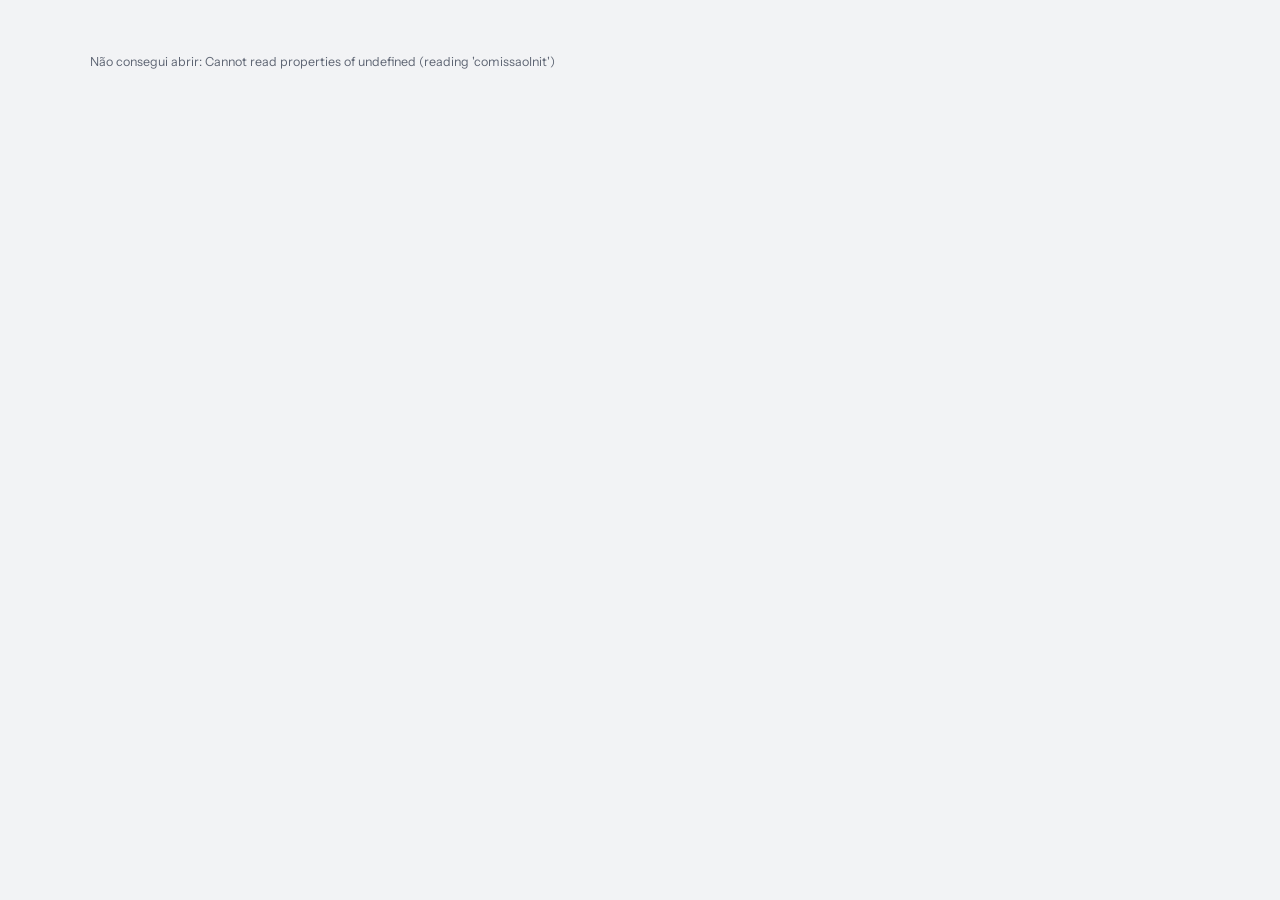
<file: apps/comissao.html>
<!doctype html><html><head><meta charset=utf8><meta name=viewport content="width=device-width,initial-scale=1,viewport-fit=cover"><style>:root{color-scheme:light;box-sizing:border-box;padding-top:env(safe-area-inset-top,0px);padding-bottom:env(safe-area-inset-bottom,0px)}html{scroll-padding-top:env(safe-area-inset-top,0px)}body{margin:0;padding:0;font:14px -apple-system,BlinkMacSystemFont,sans-serif;background:#fff;color:#000}img{max-width:100%}[hidden]:not([hidden=until-found i]){display:none!important}</style></head><body>
<link rel="preconnect" href="https://fonts.googleapis.com"><link rel="stylesheet" href="https://fonts.googleapis.com/css2?family=Archivo:wght@600;800&family=Instrument+Sans:wght@400;500;600&display=swap"><style>/* Layout: cabeçalho fixo com abas de visão; abaixo, painéis de tabela densos para quem opera a loja. */
:root{
  --bg:#F2F3F5; --surface:#FFFFFF; --ink:#15171C; --muted:#5E6573; --line:#E0E3E8; --soft:#F7F8FA;
  --red:#E3000F; --red-ink:#FFFFFF; --ok:#17794F; --ok-bg:#E3F4EB; --mid:#9A6200; --mid-bg:#FBF0D9; --low:#B3261E; --low-bg:#FBE5E3; --zero:#6B7280; --zero-bg:#ECEEF1;
  --bar:#D8DCE3; --focus:#1D4ED8; --g1:#EBEDF0; --g2:#DDE0E5;
  --f-head:"Archivo",system-ui,-apple-system,"Segoe UI",Roboto,sans-serif;
  --f-body:"Instrument Sans",system-ui,-apple-system,"Segoe UI",Roboto,sans-serif;
}
@media (prefers-color-scheme: dark){:root:not([data-theme="light"]){
  --bg:#0F1115; --surface:#171A20; --ink:#ECEEF2; --muted:#9BA2AF; --line:#2A2E37; --soft:#1C2027;
  --red:#FF3B48; --red-ink:#12141A; --ok:#4BD89B; --ok-bg:#12281F; --mid:#F2B84B; --mid-bg:#2D2412; --low:#FF8279; --low-bg:#34191A; --zero:#9BA2AF; --zero-bg:#23272F;
  --bar:#323744; --focus:#7AA2FF; --g1:#1E222A; --g2:#2B303A; color-scheme:dark}}
:root[data-theme="dark"]{
  --bg:#0F1115; --surface:#171A20; --ink:#ECEEF2; --muted:#9BA2AF; --line:#2A2E37; --soft:#1C2027;
  --red:#FF3B48; --red-ink:#12141A; --ok:#4BD89B; --ok-bg:#12281F; --mid:#F2B84B; --mid-bg:#2D2412; --low:#FF8279; --low-bg:#34191A; --zero:#9BA2AF; --zero-bg:#23272F;
  --bar:#323744; --focus:#7AA2FF; --g1:#1E222A; --g2:#2B303A; color-scheme:dark}
body{background:var(--bg);color:var(--ink);font-family:var(--f-body);font-size:14px;line-height:1.45;
  padding-left:max(16px,env(safe-area-inset-left,0px));padding-right:max(16px,env(safe-area-inset-right,0px));padding-block:0 40px}
*{box-sizing:border-box}
h1,h2,h3{font-family:var(--f-head);margin:0;text-wrap:balance;letter-spacing:-.01em}
.wrap{max-width:1180px;margin:0 auto}
.top{position:sticky;top:env(safe-area-inset-top,0px);z-index:5;background:var(--bg);padding:14px 0 10px;border-bottom:1px solid var(--line)}
body::before{content:"";position:fixed;inset:0 0 auto;height:env(safe-area-inset-top,0px);z-index:10;background:var(--bg)}
.brand{display:flex;align-items:baseline;gap:10px;flex-wrap:wrap}
.brand h1{font-size:20px;font-weight:800}
.brand .tag{font-size:12px;color:var(--muted)}
.dot{width:10px;height:10px;border-radius:50%;background:var(--red);display:inline-block;transform:translateY(0)}
.bar{display:flex;gap:10px 14px;flex-wrap:wrap;align-items:center;margin-top:10px}
.tabs{display:flex;gap:2px;background:var(--line);padding:2px;border-radius:8px}
.tabs button{border:0;background:transparent;color:var(--muted);font:600 13px var(--f-body);padding:7px 14px;border-radius:6px;cursor:pointer}
.tabs button[aria-selected="true"]{background:var(--surface);color:var(--ink);box-shadow:0 1px 0 var(--line)}
.tabs button[aria-selected="true"]::before{content:"";display:inline-block;width:6px;height:6px;border-radius:50%;background:var(--red);margin-right:7px}
select,input,button.btn{font:500 13px var(--f-body);color:var(--ink);background:var(--surface);border:1px solid var(--line);border-radius:6px;padding:6px 9px;min-height:32px}
input[type=number]{width:92px;text-align:right;font-variant-numeric:tabular-nums}
input:disabled{background:var(--soft);color:var(--ink);border-color:transparent;opacity:1;-webkit-text-fill-color:var(--ink)}
button.btn{cursor:pointer;font-weight:600}
button.btn.primary{background:var(--red);border-color:var(--red);color:var(--red-ink)}
button.btn:disabled{opacity:.5;cursor:not-allowed}
:focus-visible{outline:2px solid var(--focus);outline-offset:2px}
label.chk{display:flex;gap:6px;align-items:center;color:var(--muted);font-weight:500}
.spacer{flex:1}
.pill{font-size:12px;font-weight:600;padding:2px 8px;border-radius:99px;white-space:nowrap}
.pill.ok{background:var(--ok-bg);color:var(--ok)}.pill.mid{background:var(--mid-bg);color:var(--mid)}.pill.low{background:var(--low-bg);color:var(--low)}.pill.zero{background:var(--zero-bg);color:var(--zero)}
main{padding-top:18px;display:grid;gap:18px}
.kpis{display:grid;grid-template-columns:repeat(auto-fit,minmax(190px,1fr));gap:12px}
.kpi{background:var(--surface);border:1px solid var(--line);border-radius:10px;padding:12px 14px;min-width:0}
.kpi .l{font-size:12px;color:var(--muted);font-weight:600;text-transform:uppercase;letter-spacing:.04em}
.kpi .v{font:800 24px var(--f-head);font-variant-numeric:tabular-nums;margin-top:2px}
.kpi .s{font-size:12px;color:var(--muted);margin-top:2px}
.panel{background:var(--surface);border:1px solid var(--line);border-radius:10px;min-width:0}
.panel>header{padding:12px 14px;border-bottom:1px solid var(--line);display:flex;gap:10px;align-items:baseline;flex-wrap:wrap}
.panel>header h2{font-size:15px;font-weight:700}
.panel>header .n{color:var(--muted);font-size:12px}
.pad{padding:12px 14px}
.scroll{overflow-x:auto}
table{border-collapse:collapse;width:100%;font-variant-numeric:tabular-nums}
th,td{padding:8px 10px;text-align:right;white-space:nowrap;border-bottom:1px solid var(--line)}
th:first-child,td:first-child{text-align:left}
th{font-size:11.5px;color:var(--muted);font-weight:700;text-transform:uppercase;letter-spacing:.04em;background:var(--soft);position:sticky;top:0}
tbody tr:last-child td{border-bottom:0}
tr.click{cursor:pointer}tr.click:hover td{background:var(--soft)}
td.name{white-space:normal;min-width:150px}
.sub{color:var(--muted);font-size:12px}
.chips{display:flex;gap:5px;justify-content:flex-end}
.at{display:inline-block;min-width:46px;text-align:center;font-size:12px;font-weight:700;padding:2px 6px;border-radius:5px}
.at.ok{background:var(--ok-bg);color:var(--ok)}.at.mid{background:var(--mid-bg);color:var(--mid)}.at.low{background:var(--low-bg);color:var(--low)}.at.zero{background:var(--zero-bg);color:var(--zero)}
.meter{height:6px;background:var(--bar);border-radius:3px;overflow:hidden;min-width:70px}
.meter i{display:block;height:100%;background:var(--ink)}
.hero{display:grid;grid-template-columns:minmax(0,1.1fr) minmax(0,1.9fr);gap:12px}
@media (max-width:760px){.hero{grid-template-columns:1fr}}
.big{font:800 40px var(--f-head);font-variant-numeric:tabular-nums;line-height:1.05}
.note{font-size:12.5px;color:var(--muted)}
.callout{border-left:3px solid var(--red);padding:8px 12px;background:var(--soft);border-radius:0 6px 6px 0;font-size:13px}
.grid2{display:grid;grid-template-columns:repeat(auto-fit,minmax(300px,1fr));gap:18px}
.form{display:grid;grid-template-columns:auto 1fr;gap:8px 12px;align-items:center}
.form .row{display:contents}
.err{color:var(--low);font-weight:600}
.okk{color:var(--ok);font-weight:600}
.toast{position:fixed;left:50%;transform:translateX(-50%);bottom:max(16px,env(safe-area-inset-bottom,0px));background:var(--ink);color:var(--bg);padding:9px 14px;border-radius:8px;font-weight:600;z-index:20;max-width:90vw}
.empty{padding:28px;text-align:center;color:var(--muted)}
.lock{display:inline-flex;gap:6px;align-items:center}
.nowrap{white-space:nowrap}
.h-hide{display:none}
@media (prefers-reduced-motion:no-preference){.meter i{transition:width .3s}}

.fld{display:grid;gap:4px;font-size:12px;color:var(--muted);font-weight:600}
.fld input,.fld select{font-weight:500}
tr.sel td{background:var(--soft)}
tr.sel td:first-child{box-shadow:inset 3px 0 0 var(--red)}
details summary{font-weight:600}

/* v2 */
.dl{display:inline-flex;gap:6px;align-items:baseline;font-variant-numeric:tabular-nums;font-size:12.5px}
.dl b{font-weight:700}.dl i{font-style:normal;color:var(--muted)}
.dl.up b{color:var(--ok)}.dl.dn b{color:var(--low)}.dl.fl b{color:var(--zero)}
.cmp{display:flex;justify-content:space-between;gap:8px;font-size:12px;color:var(--muted);margin-top:3px}
.card{background:var(--soft);border:1px solid var(--line);border-radius:8px;padding:10px 12px}
.card h3{font-size:13px;margin-bottom:6px}
.hr{display:flex;justify-content:space-between;gap:8px;padding:4px 0;border-bottom:1px solid var(--line);font-size:13px}
.hr:last-child{border-bottom:0}
.hl{min-width:0}
.nm{display:inline-flex;align-items:center;gap:8px}
.kidn{padding-left:30px;color:var(--muted)}
tr.kid td{background:var(--soft)}
tr.tr td{background:var(--soft)}
button.xp{width:22px;height:22px;border:1px solid var(--line);border-radius:5px;background:var(--surface);cursor:pointer;padding:0;position:relative}
button.xp i{position:absolute;left:6px;top:7px;width:6px;height:6px;border-right:2px solid var(--ink);border-bottom:2px solid var(--ink);transform:rotate(-45deg)}
button.xp[aria-expanded="true"] i{transform:rotate(45deg);top:5px}
.tabs button{white-space:nowrap}
.top .bar{overflow-x:auto}
.kidn,.nm{max-width:100%}

tr.det>td{padding:0;white-space:normal;text-align:left;background:var(--soft)}
.detbox{display:grid;gap:12px;padding:12px 14px;min-width:0;max-width:calc(100vw - 32px)}
.detbox .kpis{grid-template-columns:repeat(auto-fit,minmax(150px,1fr))}
.detbox table{background:var(--surface)}
.detbox .pad{padding:0}
tr.click td:first-child .xp{position:relative;width:22px;height:22px;border:1px solid var(--line);border-radius:5px;background:var(--surface)}
tr.click td:first-child .xp i{position:absolute;left:6px;top:7px;width:6px;height:6px;border-right:2px solid var(--ink);border-bottom:2px solid var(--ink);transform:rotate(-45deg)}

tr.det>td{background:var(--g1)}
.detbox{background:var(--g1);border-left:3px solid var(--red)}
.detbox .dtit{font:800 12px var(--f-head);text-transform:uppercase;letter-spacing:.06em;color:var(--muted);margin-top:4px}
.detbox thead th{background:var(--g2);color:var(--ink);position:static}
.detbox tbody td{border-bottom:1px solid var(--line)}
.detbox tbody tr:nth-child(even) td{background:color-mix(in srgb,var(--g1) 55%,var(--surface))}
.detbox tbody td{background:var(--surface)}
.detbox tbody tr:nth-child(even) td{background:var(--g1)}
tr.sec td,.detbox tbody tr.sec:nth-child(even) td{background:var(--g2);font-size:11px;letter-spacing:.07em;text-transform:uppercase;color:var(--muted);font-weight:800;padding:5px 10px}
tr.tot td,.detbox tbody tr.tot:nth-child(even) td{background:var(--ink);color:var(--bg);font-weight:800;border-bottom:0}
tr.tot td b{color:var(--bg)}
.detbox .kpi{background:var(--surface)}

.detbox tbody tr.sec td{background:var(--g2)}
.detbox tbody tr.tot td{background:var(--ink);color:var(--bg)}
.detbox tbody tr.tot td b{color:var(--bg)}

td.best{background:var(--g2);font-weight:800}
.detbox tbody td.best{background:var(--g2)}

/* ===== v3: visual mais simples e moderno ===== */
.sect{display:grid;gap:12px}
.sh{font:800 18px var(--f-head);letter-spacing:-.01em}
.shrow{display:flex;align-items:baseline;gap:10px;flex-wrap:wrap}
.lcs{display:grid;grid-template-columns:repeat(auto-fill,minmax(190px,1fr));gap:12px}
.lc{all:unset;box-sizing:border-box;cursor:pointer;display:grid;gap:6px;padding:14px 16px;background:var(--surface);border:1.5px solid var(--line);border-radius:14px;min-width:0}
.lc:hover{border-color:var(--muted)}
.lc.sel{border-color:var(--red);box-shadow:0 0 0 3px color-mix(in srgb,var(--red) 14%,transparent)}
.lc:focus-visible{outline:2px solid var(--focus);outline-offset:2px}
.lc .n{font-weight:700;font-size:14px}
.lc .p{font:800 28px var(--f-head);font-variant-numeric:tabular-nums;line-height:1}
.lc .p.ok{color:var(--ok)}.lc .p.mid{color:var(--mid)}.lc .p.low{color:var(--low)}.lc .p.zero{color:var(--zero)}
.lc .s{font-size:12px;color:var(--muted)}
.mbar{position:relative;height:8px;border-radius:99px;background:var(--bar);overflow:hidden}
.mbar i{position:absolute;left:0;top:0;bottom:0;border-radius:99px;background:var(--zero)}
.mbar i.ok{background:var(--ok)}.mbar i.mid{background:var(--mid)}.mbar i.low{background:var(--low)}
.mbar b{position:absolute;top:0;bottom:0;width:2px;background:var(--surface);opacity:.9}
.radios{border:0;padding:0;margin:0;display:flex;gap:8px;flex-wrap:wrap;align-items:center}
.radios legend{float:left;margin-right:4px;font-size:12px;font-weight:700;color:var(--muted);text-transform:uppercase;letter-spacing:.05em;padding:0;line-height:34px}
.rad{position:relative;cursor:pointer}
.rad input{position:absolute;opacity:0;inset:0;margin:0;cursor:pointer}
.rad span{display:inline-block;padding:7px 14px;border-radius:99px;background:var(--surface);border:1.5px solid var(--line);font-weight:600;font-size:13px;color:var(--muted)}
.rad input:checked+span{background:var(--ink);border-color:var(--ink);color:var(--bg)}
.rad input:focus-visible+span{outline:2px solid var(--focus);outline-offset:2px}
.det2{display:grid;gap:12px}
.icgrid{display:grid;grid-template-columns:repeat(auto-fill,minmax(250px,1fr));gap:12px}
.ic{background:var(--surface);border:1px solid var(--line);border-radius:14px;padding:14px 16px;display:grid;gap:10px;align-content:start;min-width:0}
.ic header{display:flex;justify-content:space-between;align-items:center;gap:8px}
.ic h4{margin:0;font:700 14px var(--f-head)}
.ic .kv{display:grid;grid-template-columns:1fr 1fr;gap:8px 12px;margin:0}
.ic .kv div{min-width:0}
.ic dt{font-size:11px;color:var(--muted);text-transform:uppercase;letter-spacing:.05em;font-weight:700}
.ic dd{margin:0;font:700 16px var(--f-head);font-variant-numeric:tabular-nums}
.ic dd small{font:500 11.5px var(--f-body);color:var(--muted)}
.ic .rv{font-size:12px;color:var(--muted);background:var(--soft);border-radius:8px;padding:5px 8px}
.ic footer{display:flex;justify-content:space-between;align-items:baseline;border-top:1px solid var(--line);padding-top:8px;font-size:13px;color:var(--muted)}
.ic footer b{font:800 20px var(--f-head);color:var(--ink);font-variant-numeric:tabular-nums}
.ic footer b small{font:600 12px var(--f-body);color:var(--muted)}
.ic .hint{font-size:12px;color:var(--muted)}
.ic .mx{font-style:normal;font-weight:700;font-size:11px;color:var(--ok);background:var(--ok-bg);padding:1px 6px;border-radius:99px;margin-left:4px}
.ic.tot{background:var(--ink);color:var(--bg);border-color:var(--ink);grid-row:span 1}
.ic.tot h4,.ic.tot .hint{color:inherit;opacity:.85}
.big2{font:800 38px var(--f-head);letter-spacing:-.02em;font-variant-numeric:tabular-nums;line-height:1}
.parts{display:flex;flex-wrap:wrap;gap:6px 14px;font-size:12px;opacity:.9}
.parts b{font-weight:800}
.ic.tot .btn.primary{background:var(--red);border-color:var(--red);color:#fff}
details.prod{background:var(--surface);border:1px solid var(--line);border-radius:14px;overflow:hidden}
details.prod>summary{cursor:pointer;padding:12px 16px;font-weight:700;list-style:none}
details.prod>summary::before{content:"▸";display:inline-block;margin-right:8px;transition:transform .15s}
details.prod[open]>summary::before{transform:rotate(90deg)}
details.prod .scroll,details.prod .note{border-top:1px solid var(--line)}
.panel,.kpi{border-radius:14px}
body{letter-spacing:0}

.ii{white-space:nowrap;display:inline-flex;align-items:center;gap:2px}
.grid1{display:grid;gap:22px;grid-template-columns:minmax(0,1fr)}
.form{align-items:center}
.sumry{background:var(--surface);border:1px solid var(--line);border-radius:14px;overflow:hidden}
.sumhead{background:var(--ink);color:var(--bg);display:flex;justify-content:space-between;align-items:center;gap:12px;flex-wrap:wrap;padding:14px 18px}
.sumhead small{font-size:12px;opacity:.8;font-weight:700}
.sumhead .big2{font:800 34px var(--f-head);font-variant-numeric:tabular-nums}
.sumact{display:flex;gap:10px;align-items:center;flex-wrap:wrap}
.sumact .btn.primary{background:var(--red);border-color:var(--red);color:#fff}
.sumry .scroll{border-top:0}
.sumry .note{padding:10px 16px;border-top:1px solid var(--line)}
.sumtb tr.sub1 td{background:var(--soft)}
.sumtb tr.tr td{background:var(--soft);border-top:2px solid var(--line)}
tr.mrow td{background:var(--ok-bg)}
tr.mrow td.name{padding-left:26px}
.mx{font-style:normal;font-weight:700;font-size:11px;color:var(--ok);background:var(--ok-bg);padding:1px 6px;border-radius:99px;margin-left:4px;white-space:nowrap}
tr.mrow .mx{background:var(--surface)}
tr.tg{cursor:pointer}
tr.tg:hover td{background:var(--soft)}
tr.tg.op td{background:var(--soft)}
tr.dtl>td{padding:0!important;background:var(--surface);border-top:0}
.dstrip{display:flex;flex-wrap:wrap;gap:8px 22px;padding:12px 18px;background:var(--soft);border-bottom:1px solid var(--line)}
.dstrip div{display:grid;gap:2px}
.dstrip small{font-size:11px;text-transform:uppercase;letter-spacing:.05em;color:var(--muted);font-weight:700}
.dstrip b{font:700 15px var(--f-head);font-variant-numeric:tabular-nums}
table.pt{margin:0}
table.pt td.name{padding-left:24px}
[data-act="sair"]{display:none!important}
.easy{display:grid;grid-template-columns:minmax(0,1.3fr) minmax(0,1fr);gap:12px;margin-bottom:6px}
.easyhero{background:var(--surface);border:1px solid var(--line);border-radius:16px;padding:18px 20px}
.easyhero small,.easykp small{display:block;font-size:11px;letter-spacing:.08em;text-transform:uppercase;color:var(--muted);font-weight:700}
.easyhero .big2{margin:6px 0 10px;font-size:40px}
.easyline{display:flex;align-items:center;gap:10px;flex-wrap:wrap}
.easykp{display:grid;grid-template-rows:1fr 1fr;gap:12px}
.easykp>div{background:var(--surface);border:1px solid var(--line);border-radius:16px;padding:12px 16px}
.easykp b{display:block;font-size:20px;font-family:var(--f-head);margin-top:2px}
.easykp em{font-style:normal;color:var(--muted);font-size:12px}
@media (max-width:760px){
  .easy{grid-template-columns:1fr}
  .easykp{grid-template-rows:none;grid-template-columns:1fr 1fr}
  .easyhero .big2{font-size:34px}
  .sumtb th:nth-child(2),.sumtb td:nth-child(2),.sumtb th:nth-child(3),.sumtb td:nth-child(3),.sumtb th:nth-child(5),.sumtb td:nth-child(5){display:none}
  .sumtb td,.sumtb th{padding:10px 8px}
  .radios{flex-wrap:nowrap!important;overflow-x:auto;-webkit-overflow-scrolling:touch;padding-bottom:4px;min-width:0;max-width:100%;width:100%;box-sizing:border-box}
  .easy,.easy>*,.sect,main{min-width:0;max-width:100%}
  .easy{grid-template-columns:minmax(0,1fr)}
  .radios .rad{flex:none}
  .dstrip{grid-template-columns:1fr 1fr}
}
</style><div id="app"></div><script>const EMB={pub:null,blobs:{at:0,dono:null,lojas:[]},pacote:null};</script><script>// ===== Núcleo (puro; testado em node) =====
const IND = [
  { k: 'controle', n: 'Controle' }, { k: 'pos', n: 'Pós' }, { k: 'bl', n: 'BL' }, { k: 'tv', n: 'TV' }, { k: 'servico', n: 'Serviços' }
];
const FRK = ['controle', 'pos', 'bl', 'tv']; // comissão sobre a franquia total (coluna BT)
const INDN = Object.fromEntries(IND.map(i => [i.k, i.n]));
// Tabela DE-PARA enviada pelo Luan
const DEPARA = {
  'Ativação Controle': 'controle', 'Ativação Dependente': 'pos', 'Ativação Dependente Base': 'nc', 'Ativação Dependente Grátis': 'pos',
  'Ativação Internet': 'pos', 'Ativação Pós': 'pos', 'Ativação Pré': 'servico', 'Comissões Adicionais': 'servico', 'Downgrade de Plano': 'servico',
  'Fone Fixo': 'servico', 'Instalação Fone': 'servico', 'Instalação TV': 'tv', 'Instalação Vírtua': 'bl', 'Migração Pré - Controle': 'controle',
  'Migração Pré - Pós': 'controle', 'Serviços Gerais': 'servico', 'Substituição de Aparelho': 'nc', 'Troca de Aparelho': 'servico', 'Upgrade de Plano': 'servico'
};
const AP_MIN = 60; // só produtos acima de R$ 70 entram no faturamento de aparelho (coluna N)

function defaultCfg() {
  const gat = [0.8, 0.9, 1.0];
  return {
    metas: {},
    esc: {
      fr: { gat: gat.slice(), v: [0.10, 0.20, 0.25], g: [0.05, 0.10, 0.15], vm: [0.12, 0.24, 0.30], gm: [0.06, 0.12, 0.18] },
      sv: { gat: gat.slice(), v: [0.05, 0.10, 0.15], g: [0.02, 0.04, 0.06] },
      ap: { gat: gat.slice(), v: [0.005, 0.01, 0.015], g: [0.0025, 0.005, 0.0075], modo: 'fat', q: { v: [5, 10, 15], g: [2, 4, 6] } }
    },
    svp: { v: 0.10, g: 0.04 },
    segp: { v: 0.10, g: 0.04 },
    trava: { min: 0.8, parcial: 0.5, pleno: 1.0 },
    travaInd: { controle: { ativa: 'nao', min: 0.8, parcial: 0.5, pleno: 1.0 }, pos: { ativa: 'nao', min: 0.8, parcial: 0.5, pleno: 1.0 }, bl: { ativa: 'nao', min: 0.8, parcial: 0.5, pleno: 1.0 }, tv: { ativa: 'nao', min: 0.8, parcial: 0.5, pleno: 1.0 }, ap: { ativa: 'nao', min: 0.8, parcial: 0.5, pleno: 1.0 } },
    bonus: [{ a: 1.2, valor: 100 }, { a: 1.5, valor: 250 }],
    ref: { v: 0.30, g: 0.05 },
    classe: 'Select',
    cres: 0.05,
    lib: {}
  };
}
function mergeCfg(base, over) {
  const out = JSON.parse(JSON.stringify(base)); if (!over) return out;
  for (const k of Object.keys(over)) {
    const o = over[k], b = out[k];
    if (o && typeof o === 'object' && !Array.isArray(o) && b && typeof b === 'object' && !Array.isArray(b)) {
      for (const k2 of Object.keys(o)) {
        if (o[k2] && typeof o[k2] === 'object' && !Array.isArray(o[k2]) && b[k2] && typeof b[k2] === 'object' && !Array.isArray(b[k2])) b[k2] = Object.assign({}, b[k2], o[k2]);
        else b[k2] = o[k2];
      }
    } else out[k] = o;
  }
  return out;
}
function metaOf(cfg, mk) {
  if (cfg.metas[mk]) return cfg.metas[mk];
  const prev = Object.keys(cfg.metas).filter(k => k < mk).sort().pop() || Object.keys(cfg.metas).sort().pop();
  return prev ? JSON.parse(JSON.stringify(cfg.metas[prev])) : { total: 0, mix: { controle: 40, pos: 20, bl: 20, tv: 10, servico: 10 }, ap: 0, seg: 0, lojaPct: {} };
}
/* fator de projeção pelo calendário único de dias úteis (seg–sex 1, sáb 0,5, sem domingo/feriado; ajustes do menu Dias úteis) */
function duFator(mk, dd) {
  const [y, m] = mk.split('-').map(Number), dm = new Date(y, m, 0).getDate();
  if (dd >= dm) return 1;
  const el = DU.soma(y, m, 1, dd), tot = DU.soma(y, m, 1, dm);
  return el > 0 ? Math.max(1, tot / el) : dm / dd;
}
function monthDays(mk) { const [y, m] = mk.split('-').map(Number); return new Date(y, m, 0).getDate(); }

// ---------- agregação da planilha (build) ----------
function titleLoja(s) {
  const t = String(s ?? 'SEM LOJA').replace(/\s*\(.*\)\s*$/, '').trim().toLowerCase()
    .replace(/(^|\s)(\S+)/g, (m, p, w) => p + ((p && /^(de|da|do|das|dos)$/.test(w)) ? w : w[0].toUpperCase() + w.slice(1)));
  return /^jj seabra$/i.test(t) ? 'JJ Seabra' : t;
}
function aggregateRows(json) {
  const num = x => { const n = typeof x === 'number' ? x : parseFloat(String(x ?? '').replace(',', '.')); return isFinite(n) ? n : 0; };
  const rows = []; const unmapped = {};
  for (const r of json) {
    let d = r['Data'];
    if (d instanceof Date) d = new Date(d.getTime() + 12 * 3600e3);
    else if (typeof d === 'string') { const m = d.match(/^(\d{4})-(\d{2})-(\d{2})/); if (!m) continue; d = new Date(+m[1], +m[2] - 1, +m[3], 12); }
    else continue;
    const mk = d.getFullYear() + '-' + String(d.getMonth() + 1).padStart(2, '0');
    const tipo = String(r['Tipo de Ativação'] ?? '').trim();
    let ind = DEPARA[tipo]; if (!ind) { ind = 'nc'; unmapped[tipo] = (unmapped[tipo] || 0) + 1; }
    if (ind === 'nc') continue;
    if (/seguro/i.test(String(r['Plano/Serviço'] ?? ''))) ind = 'seguro'; // seguro: meta em quantidade, comissão em percentual editável
    const combo = String(r['Combo'] ?? '').trim();
    const vv = num(r['Valor Venda']);
    rows.push({ mk, day: d.getDate(), loja: titleLoja(r['Loja (Venda)']), vend: String(r['Vendedor'] ?? '').trim() || 'SEM VENDEDOR', ind, tipo,
      mu: /claro/i.test(combo) ? 2 : combo ? 1 : 0, f: num(r['Franquia Total']), r: num(r['Comissão']) + num(r['Comissão Res']),
      fat: vv > AP_MIN ? vv : 0, plano: String(r['Plano/Serviço'] ?? '').trim() });
  }
  // loja de lotação: onde o vendedor mais vendeu no mês
  const cnt = {};
  for (const x of rows) if (x.vend !== 'SEM VENDEDOR') { const k = x.mk + '|' + x.vend; (cnt[k] = cnt[k] || {})[x.loja] = (cnt[k][x.loja] || 0) + 1; }
  const lot = {}; for (const k in cnt) lot[k] = Object.entries(cnt[k]).sort((a, b) => b[1] - a[1])[0][0];
  const L = [], V = [], T = []; const ix = (arr, v) => { let i = arr.indexOf(v); if (i < 0) { i = arr.length; arr.push(v); } return i; };
  const R = new Map(), A = new Map(), P = new Map(), days = {}, mn = {};
  for (const x of rows) {
    if (x.vend !== 'SEM VENDEDOR') x.loja = lot[x.mk + '|' + x.vend];
    days[x.mk] = Math.max(days[x.mk] || 0, x.day); mn[x.mk] = Math.min(mn[x.mk] || 99, x.day);
    const li = ix(L, x.loja), vi = ix(V, x.vend), ti = ix(T, x.tipo);
    const key = [x.mk, li, vi, x.ind, ti, x.mu].join('|');
    const a = R.get(key) || [x.mk, li, vi, x.ind, ti, x.mu, 0, 0, 0]; a[6]++; a[7] += x.f; a[8] += x.r; R.set(key, a);
    if (x.fat > 0) { const k2 = [x.mk, li, vi].join('|'); const b = A.get(k2) || [x.mk, li, vi, 0, 0]; b[3]++; b[4] += x.fat; A.set(k2, b); }
    const pn = x.ind === 'servico' ? (x.tipo || x.plano) : x.plano;
    if (pn && x.ind !== 'nc') { const k3 = [x.mk, x.ind, pn, x.mu, li, vi].join('|'); const c = P.get(k3) || [x.mk, x.ind, pn, x.mu, 0, 0, 0, li, vi]; c[4]++; c[5] += x.r; c[6] += x.f; P.set(k3, c); }
  }
  const rd = a => a.map(v => typeof v === 'number' ? Math.round(v * 100) / 100 : v);
  return { M: Object.keys(days).sort(), L, V, T, R: [...R.values()].map(rd), A: [...A.values()].map(rd), P: [...P.values()].map(rd), D: days, MN: mn, unmapped };
}
function subsetByLoja(data, li) {
  // visão de uma loja: só os vendedores e linhas dela (nomes das outras lojas e vendedores não vão no pacote)
  const R0 = data.R.filter(r => r[1] === li), A0 = data.A.filter(a => a[1] === li);
  const P0 = (data.P || []).filter(p => p[7] === li);
  const vs = [...new Set([...R0.map(r => r[2]), ...A0.map(a => a[2]), ...P0.map(p => p[8])])];
  const vm = new Map(vs.map((v, i) => [v, i]));
  return { M: data.M, L: [data.L[li]], V: vs.map(v => data.V[v]), T: data.T, only: 0, D: data.D, P: P0.map(p => [p[0], p[1], p[2], p[3], p[4], p[5], p[6], 0, vm.get(p[8])]),
    R: R0.map(r => [r[0], 0, vm.get(r[2]), r[3], r[4], r[5], r[6], r[7], r[8]]), A: A0.map(a => [a[0], 0, vm.get(a[2]), a[3], a[4]]) };
}


// incorpora uma exportação nova: os meses presentes nela substituem os meses antigos
function mergeData(old, nw) {
  const L = old.L.slice(), V = old.V.slice(), T = old.T.slice();
  const ix = (arr, v) => { let i = arr.indexOf(v); if (i < 0) { i = arr.length; arr.push(v); } return i; };
  const mon = new Set(nw.M);
  const keepR = old.R.filter(r => !mon.has(r[0])), keepA = old.A.filter(a => !mon.has(a[0])), keepP = (old.P || []).filter(p => !mon.has(p[0]));
  const mapL = nw.L.map(l => ix(L, l)), mapV = nw.V.map(v => ix(V, v)), mapT = nw.T.map(t => ix(T, t));
  const R = keepR.concat(nw.R.map(r => [r[0], mapL[r[1]], mapV[r[2]], r[3], mapT[r[4]], r[5], r[6], r[7], r[8]]));
  const A = keepA.concat(nw.A.map(a => [a[0], mapL[a[1]], mapV[a[2]], a[3], a[4]]));
  const P = keepP.concat(nw.P.map(p => [p[0], p[1], p[2], p[3], p[4], p[5], p[6], mapL[p[7]], mapV[p[8]]]));
  const D = Object.assign({}, old.D, nw.D);
  return { M: Object.keys(D).sort(), L, V, T, R, A, P, D, MN: Object.assign({}, old.MN || {}, nw.MN || {}) };
}

// ---------- regras ----------
function faixaPct(ating, gat, pcts) { if (ating == null) return 0; let p = 0; for (let i = 0; i < gat.length; i++) if (ating + 1e-9 >= gat[i]) p = pcts[i]; return p; }
function faixaIdx(ating, gat) { if (ating == null) return -1; let x = -1; for (let i = 0; i < gat.length; i++) if (ating + 1e-9 >= gat[i]) x = i; return x; }
// trava por produto: abaixo do mínimo não paga, entre mínimo e pleno paga o parcial
function travaF(ating, tc) {
  if (!tc || tc.ativa !== 'sim' || ating == null) return 1;
  return ating + 1e-9 >= tc.pleno ? 1 : (ating + 1e-9 >= tc.min ? tc.parcial : 0);
}
function liberacao(blAting, blMeta, cfg) {
  if (!(blMeta > 0)) return 1;
  return blAting + 1e-9 >= cfg.trava.pleno ? 1 : (blAting + 1e-9 >= cfg.trava.min ? cfg.trava.parcial : 0);
}
// real: {ind:{f,r,q}}, ap: {fat,q}, meta: {ind:R$}, kind: 'v'|'g'
function calcScope(real, ap, meta, metaAp, cfg, kind, servLib) {
  const o = { ind: {}, comFr: 0, comSv: 0, comAp: 0, comMulti: 0, comExtra: 0, rTot: 0, mTot: 0, fTot: 0 };
  for (const { k } of IND) {
    const rr = (real && real[k]) || { f: 0, r: 0, q: 0 };
    if (k === 'servico') {
      // serviços não têm meta nem faixa: percentual fixo sobre a receita (comissão + comissão residencial)
      const pctS = (cfg.svp || {})[kind] || 0, com = rr.r * pctS;
      o.ind[k] = { meta: 0, r: rr.r, f: 0, q: rr.q || 0, fm: 0, qm: 0, ating: null, pct: pctS, pctM: pctS, base: rr.r, com, comExtra: 0, idx: -1 };
      o.comSv += com; continue;
    }
    const m = meta[k] || 0, ating = m > 0 ? rr.r / m : null, sc = cfg.esc.fr;
    const pct = faixaPct(ating, sc.gat, sc[kind]), pctM = faixaPct(ating, sc.gat, sc[kind + 'm'] || sc[kind]);
    const tv = travaF(ating, (cfg.travaInd || {})[k]), fm = Math.min(rr.fm || 0, rr.f), fs = rr.f - fm, com = (fs * pct + fm * pctM) * tv;
    o.ind[k] = { meta: m, r: rr.r, f: rr.f, q: rr.q || 0, fm, qm: rr.qm || 0, ating, pct, pctM, base: rr.f, com, comExtra: fm * (pctM - pct) * tv, tv, idx: faixaIdx(ating, sc.gat) };
    o.rTot += rr.r; o.mTot += m; o.fTot += rr.f; o.comFr += com; o.comMulti += fm * pctM * tv; o.comExtra += fm * (pctM - pct) * tv;
  }
  { // seguro: meta em quantidade, comissão = percentual editável sobre a receita (comissão + residencial)
    const sg = (real && real.seguro) || { f: 0, r: 0, q: 0, qp: 0 }, sgm = (meta && meta.seguro) || 0, sgq = sg.qp != null ? sg.qp : (sg.q || 0), sgp = ((cfg.segp || cfg.svp) || {})[kind] || 0, sgc = (sg.r || 0) * sgp;
    o.seg = { meta: sgm, q: sg.q || 0, qp: sgq, r: sg.r || 0, ating: sgm > 0 ? sgq / sgm : null, pct: sgp, com: sgc };
    o.comSv += sgc;
  }
  const a = ap || { fat: 0, q: 0 }, aAting = metaAp > 0 ? a.fat / metaAp : null, apQ = cfg.esc.ap.modo === 'qtd', aPct = faixaPct(aAting, cfg.esc.ap.gat, apQ ? (cfg.esc.ap.q || { v: [], g: [] })[kind] : cfg.esc.ap[kind]);
  const tvA = travaF(aAting, (cfg.travaInd || {}).ap);
  o.ap = { meta: metaAp || 0, fat: a.fat, q: a.q || 0, ating: aAting, pct: aPct, tv: tvA, modo: apQ ? 'qtd' : 'fat', com: (apQ ? (a.q || 0) * aPct : a.fat * aPct) * tvA, idx: faixaIdx(aAting, cfg.esc.ap.gat) };
  o.comAp = o.ap.com;
  o.atTotal = o.mTot > 0 ? o.rTot / o.mTot : null;
  o.lib = liberacao(o.ind.bl.ating, o.ind.bl.meta, cfg);
  let bonus = 0;
  if (kind === 'v' && o.atTotal != null) for (const b of cfg.bonus) if (o.atTotal + 1e-9 >= b.a) bonus = b.valor;
  o.bonusBruto = bonus; o.bonus = bonus * o.lib;
  o.servLib = !!servLib;
  o.comLib = (o.comFr + o.comAp + (servLib ? o.comSv : 0)) * o.lib;
  o.servPend = servLib ? 0 : o.comSv * o.lib; // serviços calculados, aguardando liberação do dono
  o.total = o.comLib + o.bonus;
  return o;
}

// vw: pesos de divisão entre vendedores por loja { loja: { vendedor: peso } } (ajustados pelo gerente)
function buildModel(data, cfg, mk, k, vw) {
  vw = vw || {};
  const dm = monthDays(mk), dd = Math.min(data.D[mk] || dm, dm);
  const recs = data.R.filter(r => r[0] === mk), aps = data.A.filter(a => a[0] === mk);
  const realV = {}, realL = {}, apV = {}, apL = {}, vLoja = {};
  const add = (o, key, ind, q, f, r, mu) => { const x = ((o[key] = o[key] || {})[ind] = (o[key][ind] || { f: 0, r: 0, q: 0, fm: 0, qm: 0 })); x.f += f * k; x.r += r * k; x.q += q; x.qp = (x.qp || 0) + q * k; if (mu > 0 && ind !== 'servico' && ind !== 'seguro') { x.fm += f * k; x.qm += q; } };
  for (const [, li, vi, ind, , mu, q, f, r] of recs) {
    add(realL, li, ind, q, f, r, mu);
    if (data.V[vi] !== 'SEM VENDEDOR') { add(realV, vi, ind, q, f, r, mu); vLoja[vi] = li; }
  }
  for (const [, li, vi, q, fat] of aps) {
    (apL[li] = apL[li] || { fat: 0, q: 0 }); apL[li].fat += fat * k; apL[li].q += q * k;
    if (data.V[vi] !== 'SEM VENDEDOR') { (apV[vi] = apV[vi] || { fat: 0, q: 0 }); apV[vi].fat += fat * k; apV[vi].q += q * k; vLoja[vi] = vLoja[vi] ?? li; }
  }
  const M = metaOf(cfg, mk), mixSum = FRK.reduce((s, k) => s + (+M.mix[k] || 0), 0) || 1;
  const metaEmp = {}; for (const { k: ik } of IND) metaEmp[ik] = ik === 'servico' ? 0 : (+M.total || 0) * ((+M.mix[ik] || 0) / mixSum);
  metaEmp.seguro = +M.seg || 0;
  const metaAp = +M.ap || 0;
  const pctRaw = Object.values(M.lojaPct || {}).reduce((s, x) => s + (+x || 0), 0), pctSum = pctRaw || 1;
  const hcL = {}; for (const vi of Object.keys(vLoja)) hcL[vLoja[vi]] = (hcL[vLoja[vi]] || 0) + 1; const hcT = Object.values(hcL).reduce((x, y) => x + y, 0) || 1;
  const lojas = [], vends = [];
  const lis = (data.only != null ? [data.only] : data.L.map((_, i) => i)).sort((a, b) => data.L[a].localeCompare(data.L[b]));
  for (const li of lis) {
    const nome = data.L[li], share = pctRaw ? (+(M.lojaPct || {})[nome] || 0) / pctSum : (hcL[li] || 0) / hcT;
    const vis = Object.keys(vLoja).map(Number).filter(v => vLoja[v] === li);
    const w = {}; let sw = 0;
    for (const vi of vis) {
      const ativo = FRK.some(ik => realV[vi] && realV[vi][ik]);
      const wv = vw[nome] && vw[nome][data.V[vi]] != null ? +vw[nome][data.V[vi]] : (ativo ? 1 : 0);
      w[vi] = wv; sw += wv;
    }
    const metaL = {}; for (const { k: ik } of IND) metaL[ik] = metaEmp[ik] * share; metaL.seguro = metaEmp.seguro * share; const metaApL = metaAp * share;
    const vl = vis.map(vi => {
      const meta = {}; for (const { k: ik } of IND) meta[ik] = sw > 0 ? metaL[ik] * w[vi] / sw : 0; meta.seguro = sw > 0 ? metaL.seguro * w[vi] / sw : 0;
      const mAp = sw > 0 ? metaApL * w[vi] / sw : 0;
      return { nome: data.V[vi], loja: nome, w: w[vi], pctMeta: sw > 0 ? w[vi] / sw : 0, meta, metaAp: mAp, real: realV[vi] || {}, ap: apV[vi],
        res: calcScope(realV[vi] || {}, apV[vi], meta, mAp, cfg, 'v', cfg.lib[mk] && cfg.lib[mk].servicos) };
    }).sort((a, b) => b.res.total - a.res.total);
    vends.push(...vl);
    lojas.push({ nome, li, share, hc: vl.filter(v => v.w > 0).length, meta: metaL, metaAp: metaApL, real: realL[li] || {}, ap: apL[li], vends: vl,
      res: calcScope(realL[li] || {}, apL[li], metaL, metaApL, cfg, 'g', cfg.lib[mk] && cfg.lib[mk].servicos) });
  }
  const tot = {}; for (const { k: ik } of IND) { tot[ik] = { f: 0, r: 0, q: 0, fm: 0, qm: 0 }; for (const l of lojas) { const x = l.real[ik]; if (x) { tot[ik].f += x.f; tot[ik].r += x.r; tot[ik].q += x.q; tot[ik].fm += x.fm || 0; tot[ik].qm += x.qm || 0; } } }
  tot.seguro = { f: 0, r: 0, q: 0, fm: 0, qm: 0, qp: 0 }; for (const l of lojas) { const x = l.real.seguro; if (x) { tot.seguro.r += x.r; tot.seguro.q += x.q; tot.seguro.qp += x.qp || 0; } }
  const totAp = { fat: lojas.reduce((s, l) => s + (l.ap ? l.ap.fat : 0), 0), q: lojas.reduce((s, l) => s + (l.ap ? l.ap.q : 0), 0) };
  const metaTodas = {}; for (const { k: ik } of IND) metaTodas[ik] = lojas.reduce((s, l) => s + l.meta[ik], 0);
  metaTodas.seguro = lojas.reduce((s, l) => s + (l.meta.seguro || 0), 0);
  const metaApTodas = lojas.reduce((s, l) => s + l.metaAp, 0);
  const empresa = calcScope(tot, totAp, metaTodas, metaApTodas, cfg, 'v', cfg.lib[mk] && cfg.lib[mk].servicos);
  return { mk, k, dm, dd, M, mixSum, metaEmp, metaAp, lojas, vends, tot, totAp, empresa,
    comV: vends.reduce((s, v) => s + v.res.total, 0), comG: lojas.reduce((s, l) => s + l.res.total, 0),
    servPend: vends.reduce((s, v) => s + v.res.servPend, 0) + lojas.reduce((s, l) => s + l.res.servPend, 0) };
}

// custo de comissão se todos os indicadores chegarem a s% da meta
function custoCenario(B, cfg, s) {
  let v = 0, g = 0, rec = 0, nv = 0, fr = 0;
  const rho = {}; for (const ik of FRK) rho[ik] = B.tot[ik].r > 0 ? B.tot[ik].f / B.tot[ik].r : 0;
  const lib = liberacao(s, 1, cfg);
  const bonus = cfg.bonus.reduce((b, x) => s + 1e-9 >= x.a ? x.valor : b, 0);
  const svRatio = (() => { const fr = FRK.reduce((a, k) => a + B.tot[k].r, 0); return fr > 0 ? (B.tot.servico ? B.tot.servico.r : 0) / fr : 0; })();
  let recServ = 0;
  for (const l of B.lojas) {
    let recL = 0;
    for (const k of FRK) {
      const r = l.meta[k] * s; rec += r; recL += r;
      const base = r * rho[k]; fr += base; const ms = B.tot[k].f > 0 ? Math.min(1, (B.tot[k].fm || 0) / B.tot[k].f) : 0, sc = cfg.esc.fr;
      const pv = faixaPct(s, sc.gat, sc.v), pvm = faixaPct(s, sc.gat, sc.vm || sc.v), pg = faixaPct(s, sc.gat, sc.g), pgm = faixaPct(s, sc.gat, sc.gm || sc.g);
      const tvk = travaF(s, (cfg.travaInd || {})[k]);
      v += base * ((1 - ms) * pv + ms * pvm) * tvk; g += base * ((1 - ms) * pg + ms * pgm) * tvk;
    }
    { const ts = B.tot.seguro, avg = ts && ts.qp > 0 ? ts.r / ts.qp : 0, sgr = (l.meta.seguro || 0) * s * avg, sp = cfg.segp || cfg.svp || {}; recServ += sgr; v += sgr * (sp.v || 0); g += sgr * (sp.g || 0); }
    const sr = recL * svRatio; recServ += sr; v += sr * ((cfg.svp || {}).v || 0); g += sr * ((cfg.svp || {}).g || 0);
    const fa = l.metaAp * s, tvA = travaF(s, (cfg.travaInd || {}).ap);
    if (cfg.esc.ap.modo === 'qtd') { const un = B.totAp.q > 0 ? fa / (B.totAp.fat / B.totAp.q) : 0, qq = cfg.esc.ap.q || { v: [], g: [] }; v += un * faixaPct(s, cfg.esc.ap.gat, qq.v) * tvA; g += un * faixaPct(s, cfg.esc.ap.gat, qq.g) * tvA; }
    else { v += fa * faixaPct(s, cfg.esc.ap.gat, cfg.esc.ap.v) * tvA; g += fa * faixaPct(s, cfg.esc.ap.gat, cfg.esc.ap.g) * tvA; }
    nv += l.vends.filter(x => x.w > 0).length;
  }
  v = v * lib; g = g * lib; const b = bonus * nv * lib;
  return { s, v, g, bonus: b, total: v + g + b, rec, fr, recServ, pct: rec > 0 ? (v + g + b) / rec : 0, pctFr: fr > 0 ? (v + g + b) / fr : 0, lib };
}

// ---------- simulador de venda (Anexo I do manual) ----------
const CLASSES = ['Elite', 'Prime', 'Select', 'Starter'];
const FATOR = {
  Elite: { s: 2.8, mm: 4.4, mr: 4.5, up: 3.8, tr: 0.90, pt: 0.26 }, Prime: { s: 2.7, mm: 4.1, mr: 4.2, up: 3.8, tr: 0.70, pt: 0.25 },
  Select: { s: 2.4, mm: 3.6, mr: 3.7, up: 3.5, tr: 0.60, pt: 0.20 }, Starter: { s: 1.9, mm: 3.0, mr: 3.1, up: 3.3, tr: 0.50, pt: 0.15 }
};
const MIN_UP = 20, MIN_PORT = 15, FRANQ_TROCA = 0.423;
const EVENTOS = {
  controle: { n: 'Ativação de Controle', ind: 'controle', seg: 'movel', preco: 59.9, port: true, lp: 'Preço do plano (R$)' },
  pos: { n: 'Ativação de Pós (Conta)', ind: 'pos', seg: 'movel', preco: 119.9, port: true, lp: 'Preço do plano (R$)' },
  bl: { n: 'Instalação de Banda larga fixa', ind: 'bl', seg: 'res', preco: 104.9, port: false, lp: 'Preço do plano (R$)' },
  tv: { n: 'Instalação de TV', ind: 'tv', seg: 'res', preco: 109.9, port: false, lp: 'Preço do plano (R$)' },
  upgrade: { n: 'Upgrade de plano', ind: 'servico', kind: 'up', preco: 30, port: false, lp: 'Aumento de receita do plano (R$)' },
  troca: { n: 'Troca de aparelho com fidelização', ind: 'servico', kind: 'tr', preco: 69.9, port: false, lp: 'Preço do plano fidelizado (R$)' }
};
function simulate(sim, classe, cfg) {
  const e = EVENTOS[sim.ev], F = FATOR[classe], qtd = Math.max(1, +sim.qtd || 1), preco = +sim.preco || 0; let fator, rec, franq;
  if (e.kind === 'up') { fator = F.up; rec = preco > 0 ? Math.max(F.up * preco, MIN_UP) : 0; franq = preco; }
  else if (e.kind === 'tr') { fator = F.tr; rec = F.tr * preco; franq = preco * FRANQ_TROCA; }
  else { fator = sim.multi ? (e.seg === 'movel' ? F.mm : F.mr) : F.s; rec = fator * preco; franq = preco; }
  const port = (sim.port && e.port && preco > 0) ? Math.max(F.pt * preco, MIN_PORT) : 0;
  const receita = (rec + port) * qtd, franquia = franq * qtd;
  const sv = e.ind === 'servico', base = sv ? receita : franquia, sc = cfg.esc.fr, svp = cfg.svp || { v: 0, g: 0 }, mu = !sv && sim.multi;
  const pv = sv ? sc.gat.map(() => svp.v) : (mu ? (sc.vm || sc.v) : sc.v), pg = sv ? sc.gat.map(() => svp.g) : (mu ? (sc.gm || sc.g) : sc.g);
  return { fator, rec: rec * qtd, port: port * qtd, receita, franquia, base, baseTipo: sv ? 'receita' : 'franquia', vend: pv.map(p => base * p), ger: pg.map(p => base * p), gat: sc.gat, ind: e.ind, flat: sv, multi: mu };
}

</script><script>// ===== Aplicação =====
const S = { role: null, loja: null, data: null, priv: null, cfg: defaultCfg(), vw: {}, tab: 'painel', mk: null, mode: 'real', projCalc: false,
  simV: { vend: null, loaded: null, out: null }, sim: { ev: 'controle', preco: 59.9, multi: false, port: false, qtd: 1, classe: '' },
  rv: 'grupo', selLoja: '', open: {}, toast: '', msg: '', busy: false, pacoteTxt: '' };
const $app = document.getElementById('app');
const esc = s => String(s ?? '').replace(/[&<>"']/g, c => ({ '&': '&amp;', '<': '&lt;', '>': '&gt;', '"': '&quot;', "'": '&#39;' }[c]));
const brl = n => (n || 0).toLocaleString('pt-BR', { style: 'currency', currency: 'BRL', maximumFractionDigits: 0 });
const brl2 = n => (n || 0).toLocaleString('pt-BR', { style: 'currency', currency: 'BRL', minimumFractionDigits: 2, maximumFractionDigits: 2 });
const pc = n => n == null ? '—' : Math.round(n * 100) + '%';
const pc1 = n => n == null ? '—' : (n * 100).toFixed(1).replace('.', ',') + '%';
const num = (n, d = 2) => (n || 0).toLocaleString('pt-BR', { minimumFractionDigits: d, maximumFractionDigits: d });
const MESES = ['jan', 'fev', 'mar', 'abr', 'mai', 'jun', 'jul', 'ago', 'set', 'out', 'nov', 'dez'];
const mlabel = mk => { const [y, m] = mk.split('-'); return MESES[+m - 1] + '/' + y; };
const lsGet = k => { try { return localStorage.getItem(k); } catch (e) { return null; } };
const lsSet = (k, v) => { try { localStorage.setItem(k, v); } catch (e) { } };
const isDono = () => S.role === 'dono';
const servLiberado = () => !!(S.cfg.lib[S.mk] && S.cfg.lib[S.mk].servicos);
const verServ = () => isDono() || servLiberado();

// ---------- criptografia ----------
const enc = new TextEncoder();
const b64d = s => Uint8Array.from(atob(s), c => c.charCodeAt(0));
const b64e = u => { let s = ''; for (let i = 0; i < u.length; i += 8192) s += String.fromCharCode.apply(null, u.subarray(i, i + 8192)); return btoa(s); };
async function deriveKey(pw, salt) {
  const km = await crypto.subtle.importKey('raw', enc.encode(pw), 'PBKDF2', false, ['deriveKey']);
  return crypto.subtle.deriveKey({ name: 'PBKDF2', salt, iterations: 150000, hash: 'SHA-256' }, km, { name: 'AES-GCM', length: 256 }, false, ['encrypt', 'decrypt']);
}
async function decBlob(blob, pw) {
  try { const k = await deriveKey(pw, b64d(blob.s)); const pt = await crypto.subtle.decrypt({ name: 'AES-GCM', iv: b64d(blob.i) }, k, b64d(blob.c)); return JSON.parse(new TextDecoder().decode(pt)); }
  catch (e) { return null; }
}
async function encBlob(obj, pw) {
  const s = crypto.getRandomValues(new Uint8Array(16)), i = crypto.getRandomValues(new Uint8Array(12)), k = await deriveKey(pw, s);
  const c = new Uint8Array(await crypto.subtle.encrypt({ name: 'AES-GCM', iv: i }, k, enc.encode(JSON.stringify(obj))));
  return { s: b64e(s), i: b64e(i), c: b64e(c) };
}
async function verifyText(sig, text) {
  try { const k = await crypto.subtle.importKey('jwk', EMB.pub, { name: 'ECDSA', namedCurve: 'P-256' }, false, ['verify']); return await crypto.subtle.verify({ name: 'ECDSA', hash: 'SHA-256' }, k, b64d(sig), enc.encode(text)); } catch (e) { return false; }
}
async function signText(privJwk, text) {
  const k = await crypto.subtle.importKey('jwk', privJwk, { name: 'ECDSA', namedCurve: 'P-256' }, false, ['sign']);
  return b64e(new Uint8Array(await crypto.subtle.sign({ name: 'ECDSA', hash: 'SHA-256' }, k, enc.encode(text))));
}
async function verifyPacote(p) {
  try {
    const k = await crypto.subtle.importKey('jwk', EMB.pub, { name: 'ECDSA', namedCurve: 'P-256' }, false, ['verify']);
    return await crypto.subtle.verify({ name: 'ECDSA', hash: 'SHA-256' }, k, b64d(p.sig), enc.encode(JSON.stringify(p.cfg) + '|' + p.at));
  } catch (e) { return false; }
}

// ---------- armazenamento (Apps Script quando existir; senão neste navegador) ----------
const hasServer = () => true;
const Store = {
  get(k) { return Promise.resolve(null); },
  set(k, v) { const m = /^vw-(.*)$/.exec(k); if (!m) return Promise.resolve(true); return parent.__painel.comissaoSalvarVw(m[1], v).then(() => true, () => false); }
};
async function melhorPacote() {
  let best = null; REJ.pacote = false;
  const cands = [EMB.pacote]; for (const t of [await Store.get('pacote'), lsGet('cm2-pacote')]) { try { if (t) cands.push(JSON.parse(t)); } catch (e) { } }
  for (const p of cands) if (p && p.cfg && (!best || p.at > best.at)) { if (await verifyPacote(p)) best = p; else if (p !== EMB.pacote) REJ.pacote = true; }
  return best;
}

async function melhorBlobs() {
  let best = EMB.blobs; REJ.blobs = false;
  for (const t of [await Store.get('blobs'), lsGet('cm2-blobs')]) {
    try { if (!t) continue; const p = JSON.parse(t); if (p && p.at > (best.at || 0)) { if (await verifyText(p.sig, JSON.stringify({ at: p.at, dono: p.dono, lojas: p.lojas }))) best = p; else REJ.blobs = true; } } catch (e) { }
  }
  return best;
}
// ---------- sessão ----------
async function entrar(pw) {
  if (!window.crypto || !crypto.subtle) return 'Este navegador não suporta a criptografia necessária. Abra em um navegador atualizado, por https.';
  const BL = await melhorBlobs(); S.blobsAt = BL.at || 0;
  let r = await decBlob(BL.dono, pw), role = 'dono';
  if (!r) { role = 'gerente'; const ms = []; for (const b of BL.lojas) { const x = await decBlob(b, pw); if (x) ms.push(x); } if (ms.length > 1) { S.cands = ms; return null; } r = ms[0]; }
  if (!r) return 'Senha inválida.';
  return concluir(r, role, pw);
}
async function concluir(r, role, pw) {
  S.cands = null; S.selLoja = ''; S.pSel = null; S.simc = null; S.pwDono = role === 'dono' ? pw : null; S.pws = r.pws || {}; S.pwNovo = ''; S.dirty = false; S.up = '';
  S.role = role; S.data = r.data; S.priv = r.priv || null; S.loja = role === 'gerente' ? r.data.L[0] : null;
  const p = await melhorPacote(); S.cfg = mergeCfg(defaultCfg(), p ? p.cfg : EMB.pacote.cfg);
  if (role === 'dono') { try { const d = lsGet('cm2-cfg-dono'); if (d) { const dd = JSON.parse(d); if (!p || dd.at >= p.at) S.cfg = mergeCfg(defaultCfg(), dd.cfg); } } catch (e) { } }
  S.vw = {};
  for (const l of (role === 'dono' ? S.data.L : [S.loja])) { try { const t = await Store.get('vw-' + l); if (t) S.vw[l] = JSON.parse(t); } catch (e) { } }
  S.mk = S.data.M[S.data.M.length - 1]; S.tab = 'painel'; S.mode = 'real'; S.projCalc = false;
  return null;
}
function sair() { S.cands = null; S.pwDono = null; S.pws = {}; S.role = null; S.data = null; S.priv = null; S.cfg = defaultCfg(); S.vw = {}; S.msg = ''; render(); }
function say(t) { S.toast = t; render(); clearTimeout(say.t); say.t = setTimeout(() => { S.toast = ''; render(); }, 3800); }

// ---------- edição ----------
function setPath(p, v) { let o = S.cfg; for (let i = 0; i < p.length - 1; i++) { if (o[p[i]] == null || typeof o[p[i]] !== 'object') o[p[i]] = {}; o = o[p[i]]; } o[p[p.length - 1]] = v; }
/* divisão da meta entre as lojas pela média da receita (comissão + comissão res de Controle, Pós, BL e TV) dos 3 meses anteriores */
function pctMedia3(data, mk) {
  const ms = (data.M || []).filter(m => m < mk).slice(-3);
  if (!ms.length) return null;
  const set = new Set(ms), tot = data.L.map(() => 0);
  for (const r of data.R) { if (!set.has(r[0]) || FRK.indexOf(r[3]) < 0) continue; tot[r[1]] += (+r[7] || 0) + (+r[8] || 0); }
  const sum = tot.reduce((x, y) => x + y, 0); if (!(sum > 0)) return null;
  const out = {}; let ac = 0;
  data.L.forEach((nome, i) => { out[nome] = i < data.L.length - 1 ? Math.round(tot[i] / sum * 1000) / 10 : Math.round((100 - ac) * 10) / 10; ac += out[nome]; });
  return { pct: out, meses: ms };
}
function autoLojaPct(forcar) {
  if (!isDono() || !S.data) return false;
  const M = S.cfg.metas[S.mk]; if (!M) return false;
  const soma = Object.values(M.lojaPct || {}).reduce((x, y) => x + (+y || 0), 0);
  if (!forcar && (soma > 0 || !((+M.total || 0) > 0 || (+M.ap || 0) > 0))) return false;
  const r = pctMedia3(S.data, S.mk); if (!r) return false;
  M.lojaPct = r.pct; return r.meses;
}
function saveDono() {
  autoLojaPct();
  lsSet('cm2-cfg-dono', JSON.stringify({ cfg: S.cfg, at: Date.now() }));
  /* salva no banco sozinho: metas e regras valem para todos, sem depender do botão Publicar */
  clearTimeout(window._cmAuto);
  window._cmAuto = setTimeout(async () => {
    try { if (parent.__painel && parent.__painel.comissaoPublicarCfg) { await parent.__painel.comissaoPublicarCfg(S.cfg); lsSet('cm2-cfg-dono', JSON.stringify({ cfg: S.cfg, at: Date.now() })); await metasParaRitmo(true); } }
    catch (e) { say('Não consegui salvar no banco: ' + (e && e.message || e)); }
  }, 1200);
}
function metaW() { if (!S.cfg.metas[S.mk]) S.cfg.metas[S.mk] = JSON.parse(JSON.stringify(metaOf(S.cfg, S.mk))); return S.cfg.metas[S.mk]; }
async function publicar() {
  try { S.busy = true; render(); await parent.__painel.comissaoPublicarCfg(S.cfg); lsSet('cm2-cfg-dono', JSON.stringify({ cfg: S.cfg, at: Date.now() })); say('Publicado: os gerentes veem as metas e regras novas.'); }
  catch (e) { say('Não consegui publicar: ' + (e && e.message || e)); }
  S.busy = false; render();
}
async function importarPacote(txt) {
  try {
    const p = JSON.parse(decodeURIComponent(escape(atob(String(txt).trim()))));
    if (!(await verifyPacote(p))) return say('Código inválido: não foi assinado pelo dono.');
    lsSet('cm2-pacote', JSON.stringify(p)); S.cfg = mergeCfg(defaultCfg(), p.cfg); say('Metas e regras do dono atualizadas.');
  } catch (e) { say('Não consegui ler esse código.'); }
}

// ---------- componentes ----------
const editavel = () => isDono();
function inp(path, val, type = 'num', step = '0.01', w = '70px') {
  const v = type === 'pct' ? Math.round(val * 10000) / 100 : val;
  return `<span class="ii"><input type="number" step="${step}" min="0" value="${esc(v)}" data-p='${esc(JSON.stringify(path))}' data-t="${type}" ${editavel() ? '' : 'disabled'} style="width:${w}" aria-label="${esc(path.join(' '))}">${type === 'pct' ? '<span class="sub"> %</span>' : ''}</span>`;
}
const atCls = a => a == null ? 'zero' : a < 0.8 - 1e-9 ? 'low' : a < 1 - 1e-9 ? 'mid' : 'ok';
const at = a => `<span class="at ${atCls(a)}">${pc(a)}</span>`;
const libPill = l => l >= 1 ? '<span class="pill ok">100% liberado</span>' : l > 0 ? `<span class="pill mid">${pc(l)} liberado</span>` : '<span class="pill low">Travado</span>';
const kpi = (l, v, s = '') => `<div class="kpi"><div class="l">${l}</div><div class="v">${v}</div><div class="s">${s}</div></div>`;
function dlt(c, p) { const d = c - p; return { d, p: p > 0 ? d / p : null }; }
function dlHtml(c, p) {
  const x = dlt(c, p), cls = x.d > 0.005 ? 'up' : x.d < -0.005 ? 'dn' : 'fl';
  return `<span class="dl ${cls}"><b>${x.d >= 0 ? '+' : '−'}${brl(Math.abs(x.d))}</b><i>${x.p == null ? '—' : (x.p >= 0 ? '+' : '−') + Math.abs(x.p * 100).toFixed(1).replace('.', ',') + '%'}</i></span>`;
}
const pend = () => `<span class="pill zero">Aguardando liberação</span>`;

function kFactor() {
  const dm = monthDays(S.mk), dd = Math.min(S.data.D[S.mk] || dm, dm);
  return (S.mode === 'proj' && S.projCalc && dd < dm) ? duFator(S.mk, dd) : 1;
}
function gate() { return S.mode === 'proj' && !S.projCalc; }
function projPrompt() {
  const dm = monthDays(S.mk), dd = Math.min(S.data.D[S.mk] || dm, dm);
  return `<div class="panel pad" style="text-align:center;display:grid;gap:10px;justify-items:center"><div><b>Projeção de ${mlabel(S.mk)}</b></div>
    <div class="note">${dd < dm ? `Dados até o dia ${dd} de ${dm}. A projeção leva o ritmo atual até o fim do mês pelos dias úteis (seg–sex 1, sáb 0,5, sem domingos e feriados).` : 'O mês está fechado, então a projeção é igual ao realizado.'}</div>
    <button class="btn primary" data-act="calcproj">Calcular projeção</button></div>`;
}
function model(k) { return buildModel(S.data, S.cfg, S.mk, k == null ? kFactor() : k, S.vw); }

// ---------- cabeçalho ----------
function header() {
  const gerente = !isDono();
  const tabs = isDono() ? [['painel', 'Painel'], ['aparelho', 'Aparelho'], ['receita', 'Receita'], ['metas', 'Metas e custo'], ['simc', 'Simulador de comissão'], ['sim', 'Simulador empresário'], ['regras', 'Regras']]
    : [['painel', 'Painel'], ['metas', 'Metas da loja']];
  const dm = monthDays(S.mk), dd = Math.min(S.data.D[S.mk] || dm, dm);
  return `<div class="top"><div class="wrap">
    <div class="brand"><span class="dot"></span><h1>Comissão e Meta</h1><span class="pill ${gerente ? 'mid' : 'ok'}">${gerente ? 'Gerente · ' + esc(S.loja) : 'Dono · todas as lojas'}</span><span class="tag">dados até ${String(dd).padStart(2, '0')}/${S.mk.slice(5)}</span><span class="spacer"></span><button class="btn" data-act="sair">Sair</button></div>
    <div class="bar">
      <div class="tabs" role="tablist">${tabs.map(([k, n]) => `<button role="tab" aria-selected="${S.tab === k}" data-act="tab" data-v="${k}">${n}</button>`).join('')}</div>
      <select data-act="mk" aria-label="Mês">${S.data.M.map(m => `<option value="${m}" ${m === S.mk ? 'selected' : ''}>${mlabel(m)}</option>`).join('')}</select>
      <div class="tabs" aria-label="Visão">
        <button aria-selected="${S.mode === 'real'}" data-act="mode" data-v="real">Real</button><button aria-selected="${S.mode === 'proj'}" data-act="mode" data-v="proj">Projeção</button></div>
      ${S.mode === 'proj' ? `<button class="btn ${S.projCalc ? '' : 'primary'}" data-act="calcproj">${S.projCalc ? 'Recalcular projeção' : 'Calcular projeção'}</button>` : ''}
    </div></div></div>`;
}


// ---------- detalhe (loja ou vendedor) ----------
const chev = op => `<span class="xp" aria-hidden="true" style="display:inline-block;vertical-align:middle;margin-right:8px"><i style="${op ? 'transform:rotate(45deg);top:5px' : ''}"></i></span>`;
const ticketMap = B => { const kf = B.k || 1, t = {}; for (const { k } of IND) { const x = B.tot[k]; t[k] = x && x.q > 0 ? (x.r / kf) / x.q : 0; } return t; };
const metaVendas = (B, meta) => { const t = ticketMap(B); return IND.reduce((s, { k }) => s + (t[k] > 0 ? Math.ceil((meta[k] || 0) / t[k]) : 0), 0); };
const apFaixa = p => S.cfg.esc.ap.modo === 'qtd' ? brl2(p) + ' por aparelho' : pc1(p);
const barCls = a => a == null ? 'zero' : a < 0.8 - 1e-9 ? 'low' : a < 1 - 1e-9 ? 'mid' : 'ok';
const bar = (a, gat) => `<div class="mbar"><i class="${barCls(a)}" style="width:${Math.min(Math.max(a || 0, 0), 1.2) / 1.2 * 100}%"></i>${gat.map(g => `<b style="left:${g / 1.2 * 100}%"></b>`).join('')}</div>`;
const kv = (t, v, s) => `<div><dt>${t}</dt><dd>${v}${s ? ` <small>${s}</small>` : ''}</dd></div>`;
function prodInd(li, vi, res, ind) {
  const kf = model().k || 1, D = S.data, priv = !isDono(), pr = {};
  for (const p of D.P || []) { if (p[0] !== S.mk || p[7] !== li || (vi != null && p[8] !== vi) || p[1] !== ind) continue; const mu = p[3] > 0 && ind !== 'servico' ? 1 : 0, key = p[2] + '|' + mu; const o = (pr[key] = pr[key] || { plano: p[2], mu, q: 0, r: 0, f: 0 }); o.q += p[4]; o.r += p[5]; o.f += p[6]; }
  const tot = {}; for (const o of Object.values(pr)) tot[o.plano] = (tot[o.plano] || 0) + (priv ? o.f : o.r);
  const pl = Object.values(pr).sort((x, y) => tot[y.plano] - tot[x.plano] || x.plano.localeCompare(y.plano) || x.mu - y.mu);
  if (!pl.length) return '<div class="note">Sem vendas de produtos neste indicador no mês.</div>';
  const sv = ind === 'servico', x = res.ind[ind];
  const com = o => sv ? o.r * kf * x.pct * res.lib : (o.f * kf) * (o.mu ? x.pctM : x.pct) * (x.tv == null ? 1 : x.tv) * res.lib;
  return `<div class="scroll"><table class="pt"><thead><tr><th>Produto</th><th>Vendas</th><th>Franquia média</th><th>Franquia total</th><th>Comissão</th></tr></thead><tbody>${pl.slice(0, 40).map(p => `<tr class="${p.mu ? 'mrow' : ''}"><td class="name"><b>${esc(p.plano)}${p.mu ? ' <em class="mx">multi</em>' : ''}</b></td><td>${Math.round(p.q * kf)}</td><td>${sv ? '—' : brl2(p.q ? p.f / p.q : 0)}</td><td>${sv ? '—' : brl2(p.f * kf)}</td><td>${sv && !verServ() ? '<small>a liberar</small>' : brl2(com(p))}</td></tr>`).join('')}</tbody></table></div>${pl.length > 40 ? `<div class="note">Mostrando os 40 maiores de ${pl.length}.</div>` : ''}`;
}
function detalhe(B, res, real, li, vi, kind, nome) {
  const kf = B.k || 1, cfg = S.cfg, priv = !isDono(), tkt = ticketMap(B), sc = cfg.esc.fr, svp = (cfg.svp || {})[kind] || 0;
  const sv = res.ind.servico, lib = verServ();
  const a = res.ap;
  const tkx = k => { const x = res.ind[k], rq = Math.round((real[k] ? real[k].q : 0) * kf), mq = tkt[k] > 0 ? Math.ceil(x.meta / tkt[k]) : null; return { x, rq, mq }; };
  let fTot = 0, qTot = 0;
  const openK = S.openInd || (S.openInd = {}), ok = k => !!openK[k];
  const tgl = (k, n) => `<tr class="click tg ${ok(k) ? 'op' : ''}" data-act="tg" data-v="${k}" tabindex="0" aria-expanded="${ok(k)}"><td class="name"><b>${chev(ok(k))}${n}</b></td>`;
  const strip = (k, x, rq, mq) => `<tr class="dtl"><td colspan="6"><div class="dstrip">${[['Meta', mq == null ? '—' : mq + ' vendas'], ['Real', rq + ' vendas'], ['Atingimento', pc(x.ating)], ['Franquia', brl(x.f)], ['Franquia média', brl2(rq ? x.f / rq : 0)], ['Comissão', brl(x.com)]].map(([t, v]) => `<div><small>${t}</small><b>${v}</b></div>`).join('')}${priv ? '' : `<div><small>Receita</small><b>${brl(x.r)} de ${brl(x.meta)}</b></div>`}</div>${prodInd(li, vi, res, k)}</td></tr>`;
  const rows = FRK.map(k => { const { x, rq, mq } = tkx(k); fTot += x.f; qTot += rq;
    return `${tgl(k, INDN[k])}<td>${mq == null ? '—' : mq}</td><td>${rq}</td><td>${at(x.ating)}</td><td>${brl(x.f)}</td><td>${x.tv < 1 ? `<span class="pill ${x.tv > 0 ? 'mid' : 'low'}">${x.tv > 0 ? 'trava: ' + pc(x.tv) : 'travado'}</span> ` : ''}<b>${brl(x.com)}</b>${x.comExtra > 0.005 ? ` <em class="mx">+${brl(x.comExtra)} multi</em>` : ''}</td></tr>${ok(k) ? strip(k, x, rq, mq) : ''}`; }).join('');
  const svOpen = ok('servico');
  const svRow = `<tr class="click tg ${svOpen ? 'op' : ''}" data-act="tg" data-v="servico" tabindex="0" aria-expanded="${svOpen}"><td class="name"><b>${chev(svOpen)}Serviços</b><div class="sub">fora da meta · ${pc1(svp)} sobre a comissão</div></td><td>—</td><td>${Math.round(sv.q * kf)}</td><td>—</td><td>—</td><td>${lib ? `<b>${brl(sv.com)}</b>` : `<small>${brl(sv.com)} a liberar</small>`}</td></tr>${svOpen ? `<tr class="dtl"><td colspan="6">${prodInd(li, vi, res, 'servico')}</td></tr>` : ''}`;
  const sg = res.seg || { meta: 0, q: 0, qp: 0, ating: null, pct: 0, com: 0 };
  const sgRow = `<tr><td class="name"><b>Seguro</b><div class="sub">${pc1(sg.pct)} sobre a comissão</div></td><td>${sg.meta > 0 ? Math.ceil(sg.meta) : '—'}</td><td>${Math.round(sg.qp)}</td><td>${at(sg.ating)}</td><td>—</td><td>${lib ? `<b>${brl(sg.com)}</b>` : `<small>${brl(sg.com)} a liberar</small>`}</td></tr>`;
  const comFr = res.comFr;
  const resumo = `<section class="sumry"><div class="sumhead"><div><small>${kind === 'v' ? 'Comissão do vendedor' : 'Comissão do gerente'}</small><div class="big2">${brl(res.total)}</div></div><div class="sumact">${libPill(res.lib)}${kind === 'v' && nome ? `<button class="btn primary" data-act="goV" data-v='${esc(nome)}'>Simular minha comissão</button>` : ''}</div></div>
    <div class="scroll"><table class="sumtb"><thead><tr><th>Indicador</th><th>Meta (vendas)</th><th>Real (vendas)</th><th>Ating.</th><th>Franquia</th><th>Comissão</th></tr></thead><tbody>${rows}
    <tr class="sub1"><td><b>Total dos indicadores</b></td><td></td><td>${qTot}</td><td>${at(res.atTotal)}</td><td><b>${brl(fTot)}</b><div class="sub">média ${brl2(qTot ? fTot / qTot : 0)} por plano</div></td><td><b>${brl(comFr)}</b>${res.comExtra > 0.005 ? ` <em class="mx">+${brl(res.comExtra)} multi</em>` : ''}</td></tr>
    <tr><td class="name"><b>Aparelho</b><div class="sub">${a.meta > 0 ? 'meta ' + brl(a.meta) : ''}</div></td><td>${brl(a.meta)}</td><td>${brl(a.fat)}</td><td>${at(a.ating)}</td><td>—</td><td>${a.tv < 1 ? `<span class="pill ${a.tv > 0 ? 'mid' : 'low'}">${a.tv > 0 ? 'trava: ' + pc(a.tv) : 'travado'}</span> ` : ''}<b>${brl(a.com)}</b></td></tr>
    ${svRow}
    ${sgRow}
    ${kind === 'v' ? `<tr><td class="name"><b>Bônus</b></td><td colspan="4"><span class="sub">${res.bonusBruto > 0 ? 'meta total batida' : 'a partir de ' + pc(cfg.bonus[0].a) + ' do total'}</span></td><td><b>${brl(res.bonus)}</b></td></tr>` : ''}
    <tr class="tr"><td colspan="5"><b>Total a receber</b>${res.lib < 1 ? ` <span class="sub">· trava de BL: libera ${pc(res.lib)} do valor</span>` : ''}</td><td><b>${brl(res.total)}</b></td></tr></tbody></table></div>
    <div class="note">Clique em um indicador para ver os produtos vendidos. ${res.comExtra > 0.005 ? `O multi já está incluído: ${brl(res.comExtra * res.lib)} a mais do que se fossem vendas single.` : 'Venda multi paga percentual maior sobre a franquia.'}</div></section>`;
  return `<div class="det2">${resumo}</div>`;
}

// ---------- Painel ----------
function pSel(B) {
  const lojas = isDono() ? B.lojas : [B.lojas[0]];
  if (!S.pSel || !lojas.find(l => l.li === S.pSel.li)) S.pSel = { li: lojas[0].li, who: '' };
  const L = lojas.find(l => l.li === S.pSel.li);
  if (S.pSel.who && !L.vends.find(v => v.nome === S.pSel.who)) S.pSel.who = '';
  return { lojas, L };
}
function viewPainel() {
  if (gate()) return projPrompt();
  const B = model(), g = !isDono(), E = B.empresa, { lojas, L } = pSel(B);
  const R = g ? L.res : E, nVend = (g ? L.vends : B.vends).filter(v => v.w > 0).length;
  const frF = FRK.reduce((s, k) => s + R.ind[k].f, 0), frQ = FRK.reduce((s, k) => s + Math.round(R.ind[k].q * B.k), 0);
  const kp = g ? `<section class="easy"><div class="easyhero"><small>Sua comissão no mês</small><div class="big2">${brl(R.total)}</div><div class="easyline"><span class="pill ${barCls(R.atTotal)}" style="font-size:13px;padding:4px 12px">${pc(R.atTotal)} da meta</span><span class="note">Controle, Pós, BL e TV da loja</span></div></div>
      <div class="easykp"><div><small>Franquia vendida</small><b>${brl(frF)}</b><em>${frQ} planos</em></div><div><small>Comissão dos vendedores</small><b>${brl(B.comV)}</b><em>${nVend} vendedores</em></div></div></section>`
    : `<div class="kpis">${kpi('Receita ' + (B.k > 1 ? 'projetada' : 'realizada'), brl(R.rTot), `Controle, Pós, BL e TV · meta ${brl(R.mTot)}`)}${kpi('Atingimento', pc(R.atTotal), 'sem serviços')}${kpi('Comissão de vendedores e gerentes', brl(B.comV + B.comG), pc1((B.comV + B.comG) / Math.max(R.rTot, 1)) + ' da receita')}${kpi('Serviços', Math.round(R.ind.servico.q * B.k) + ' vendas', 'comissão gerada ' + brl(R.ind.servico.com) + (servLiberado() ? ' · liberados' : ' · aguardando liberação'))}</div>`;
  const cards = lojas.map(l => { const sel = l.li === L.li; return `<button class="lc ${sel ? 'sel' : ''}" ${g ? '' : 'data-act="pl"'} data-v="${l.li}" aria-pressed="${sel}"><span class="n">${esc(l.nome)}</span><span class="p ${barCls(l.res.atTotal)}">${pc(l.res.atTotal)}</span>${bar(l.res.atTotal, S.cfg.esc.fr.gat)}<span class="s">${l.hc} vendedores · ${g ? 'sua comissão' : 'gerente'} ${brl(l.res.total)}</span></button>`; }).join('');
  const vs = L.vends.filter(v => v.w > 0 || v.res.total > 0).sort((a, b) => b.res.total - a.res.total);
  const who = S.pSel.who, V = who ? vs.find(v => v.nome === who) : null;
  const radios = `<fieldset class="radios" role="radiogroup" aria-label="Visão"><legend>Ver</legend>
    <label class="rad"><input type="radio" name="pv" value="" data-act="pv" ${V ? '' : 'checked'}><span>Loja toda</span></label>
    ${vs.map(v => `<label class="rad"><input type="radio" name="pv" value="${esc(v.nome)}" data-act="pv" ${V && V.nome === v.nome ? 'checked' : ''}><span>${esc(v.nome)}</span></label>`).join('')}</fieldset>`;
  const titulo = V ? V.nome : L.nome;
  const det = V ? detalhe(B, V.res, V.real, L.li, S.data.V.indexOf(V.nome), 'v', V.nome) : detalhe(B, L.res, L.real, L.li, null, 'g', null);
  const comp = `<details class="prod"><summary>Comparar vendedores da loja</summary><div class="scroll"><table><thead><tr><th>Vendedor</th>${FRK.map(k => `<th>${INDN[k]}</th>`).join('')}<th>Aparelho</th><th>Trava BL</th><th>Comissão</th></tr></thead><tbody>${vs.map(v => `<tr class="click" data-act="pvrow" data-v='${esc(v.nome)}' tabindex="0"><td class="name"><b>${esc(v.nome)}</b></td>${FRK.map(k => `<td>${at(v.res.ind[k].ating)}</td>`).join('')}<td>${at(v.res.ap.ating)}</td><td>${libPill(v.res.lib)}</td><td><b>${brl(v.res.total)}</b></td></tr>`).join('')}<tr class="tr"><td><b>Total dos vendedores</b></td>${'<td></td>'.repeat(FRK.length + 2)}<td><b>${brl(vs.reduce((s, v) => s + v.res.total, 0))}</b></td></tr></tbody></table></div></details>`;
  return `${kp}
  ${g ? '' : `<section class="sect"><h2 class="sh">Lojas</h2><div class="lcs">${cards}</div></section>`}
  <section class="sect"><div class="shrow"><h2 class="sh">${esc(titulo)}</h2><span class="note">${V ? esc(L.nome) + ' · vendedor' : 'visão da loja · gerente'}</span></div>${radios}${det}${comp}</section>`;
}

// ---------- Aparelho ----------
function viewAparelho() {
  if (gate()) return projPrompt();
  const B = model(), g = !isDono(), L = g ? B.lojas[0] : null, R = g ? L.res : B.empresa, e = S.cfg.esc.ap;
  const vs = (g ? L.vends : B.vends).filter(v => v.w > 0 || (v.ap && v.ap.fat > 0)).sort((a, b) => (b.ap ? b.ap.fat : 0) - (a.ap ? a.ap.fat : 0));
  const vr = vs.map(v => `<tr><td class="name"><b>${esc(v.nome)}</b>${isDono() ? `<div class="sub">${esc(v.loja)}</div>` : ''}</td><td>${v.ap ? v.ap.q : 0}</td><td>${brl(v.ap ? v.ap.fat : 0)}</td><td>${brl(v.metaAp)}</td><td>${at(v.res.ap.ating)}</td><td>${apFaixa(v.res.ap.pct)}</td><td>${libPill(v.res.lib)}</td><td><b>${brl(v.res.comAp * v.res.lib)}</b></td></tr>`).join('');
  const lr = B.lojas.map(l => `<tr><td class="name"><b>${esc(l.nome)}</b></td><td>${l.ap ? l.ap.q : 0}</td><td>${brl(l.ap ? l.ap.fat : 0)}</td><td>${brl(l.metaAp)}</td><td>${at(l.res.ap.ating)}</td><td>${apFaixa(l.res.ap.pct)}</td><td>${libPill(l.res.lib)}</td><td><b>${brl(l.res.comAp * l.res.lib)}</b></td></tr>`).join('');
  return `<div class="kpis">
    ${kpi('Faturamento de aparelho', brl(R.ap.fat), `meta ${brl(R.ap.meta)} · ${pc(R.ap.ating)} atingido`)}
    ${kpi('Vendas acima de ' + brl(AP_MIN), String(R.ap.q), 'itens da coluna Valor Venda')}
    ${kpi('Comissão vendedores', brl(B.vends.reduce((s, v) => s + v.res.comAp * v.res.lib, 0)), e.modo === 'qtd' ? 'por aparelho vendido' : 'sobre o faturamento')}
    ${kpi('Comissão gerente', brl(B.lojas.reduce((s, l) => s + l.res.comAp * l.res.lib, 0)), e.modo === 'qtd' ? 'por aparelho vendido na loja' : 'sobre o faturamento da loja')}</div>
  ${isDono() ? `<div class="callout">Entram só os itens com Valor Venda acima de ${brl(AP_MIN)} (coluna N), exceto tipos marcados como não considerar. ${e.modo === 'qtd' ? `Comissão por quantidade: o valor por aparelho vendido depende da faixa de faturamento. Vendedor: ${e.gat.map((x, i) => `${pc(x)} da meta paga ${brl2(e.q.v[i])}`).join(', ')}. Gerente: ${e.q.g.map(x => brl2(x)).join(' / ')} por aparelho.` : `Escala do vendedor: ${e.gat.map((x, i) => `${pc(x)} da meta paga ${pc1(e.v[i])}`).join(', ')}. Gerente: ${e.g.map(x => pc1(x)).join(' / ')} sobre o faturamento.`} A trava de BL também vale aqui.</div>` : `<div class="callout">Entram só os itens com Valor Venda acima de ${brl(AP_MIN)}. A comissão de aparelho depende do atingimento da meta de faturamento e da trava de BL.</div>`}
  ${isDono() ? `<section class="panel"><header><h2>Lojas</h2></header><div class="scroll"><table><thead><tr><th>Loja</th><th>Itens</th><th>Faturamento</th><th>Meta</th><th>Ating.</th><th>Faixa</th><th>Trava BL</th><th>Gerente</th></tr></thead><tbody>${lr}</tbody></table></div></section>` : `<section class="panel"><header><h2>Sua loja</h2></header><div class="scroll"><table><thead><tr><th>Loja</th><th>Itens</th><th>Faturamento</th><th>Meta</th><th>Ating.</th><th>Faixa</th><th>Trava BL</th><th>Sua comissão</th></tr></thead><tbody>${lr}</tbody></table></div></section>`}
  <section class="panel"><header><h2>Vendedores</h2></header><div class="scroll"><table><thead><tr><th>Vendedor</th><th>Itens</th><th>Faturamento</th><th>Meta</th><th>Ating.</th><th>Faixa</th><th>Trava BL</th><th>Comissão</th></tr></thead><tbody>${vr}</tbody></table></div></section>`;
}

// ---------- Receita (dono): melhores meses e oportunidade de meta ----------
function recMes(mk, f) { let r = 0, q = 0, fr = 0; for (const x of S.data.R) { if (x[0] !== mk) continue; if (f && !f(x)) continue; r += x[8]; q += x[6]; fr += x[7]; } return { r, q, f: fr }; }
function sugestao() {
  const D = S.data, ms = D.M, cres = +S.cfg.cres || 0, K = kFactor();
  const completo = m => (D.D[m] || 0) >= monthDays(m);
  let ref = ms.filter(completo); if (!ref.length) ref = ms.slice();
  const C = {}; for (const x of D.R) { const key = x[0] + '|' + x[1] + '|' + x[3]; C[key] = (C[key] || 0) + x[8]; }
  const g = (m, li, k) => C[m + '|' + li + '|' + k] || 0;
  const dm = monthDays(S.mk), dd = Math.min(D.D[S.mk] || dm, dm), pk = duFator(S.mk, dd), aberto = pk > 1 && !ref.includes(S.mk), cand = aberto ? ref.concat([S.mk]) : ref;
  const val = (m, li, k) => g(m, li, k) * (m === S.mk && aberto ? pk : 1);
  const best = {}, potI = {}, potL = {};
  for (const k of FRK) potI[k] = 0;
  D.L.forEach((l, li) => { potL[li] = 0; best[li] = {}; for (const k of FRK) { let b = { v: 0, m: null }; for (const m of cand) { const v = val(m, li, k); if (v > b.v) b = { v, m }; } best[li][k] = b; potL[li] += b.v; potI[k] += b.v; } });
  const pot = Object.values(potL).reduce((s, x) => s + x, 0), f = 1 + cres;
  const mesTot = m => FRK.reduce((s, k) => s + D.L.reduce((t, _, li) => t + g(m, li, k), 0), 0);
  let bestM = { v: 0, m: null }; for (const m of cand) { const v = mesTot(m) * (m === S.mk && aberto ? pk : 1); if (v > bestM.v) bestM = { v, m }; }
  return { D, ms, ref, g, best, potI, potL, pot, f, cres, K, sug: pot * f, bestM, mesTot, aberto };
}
function viewReceita() {
  if (gate()) return projPrompt();
  const Z = sugestao(), { D, ms, ref, g, best, potI, potL, pot, f, K } = Z, B = model(), Mm = metaOf(S.cfg, S.mk);
  const cur = FRK.reduce((s, k) => s + D.L.reduce((t, _, li) => t + g(S.mk, li, k), 0), 0) * K;
  const metaAtual = B.empresa.mTot, oport = Z.sug - metaAtual;
  const kp = `<div class="kpis">${kpi('Receita de ' + mlabel(S.mk) + (K > 1 ? ' (projeção)' : ''), brl(cur), 'Controle, Pós, BL e TV · comissão + comissão residencial')}
    ${kpi('Melhor mês do grupo', brl(Z.bestM.v), Z.bestM.m ? mlabel(Z.bestM.m) + (Z.bestM.m === S.mk && Z.aberto ? ' (projeção)' : '') : '—')}
    ${kpi('Meta atual', brl(metaAtual), metaAtual > 0 ? pc(cur / metaAtual) + ' atingido' : 'defina em Metas e custo')}
    ${kpi('Potencial dos melhores meses', brl(pot), 'melhor mês de cada loja em cada indicador')}
    ${kpi('Meta sugerida', brl(Z.sug), `potencial + ${pc1(Z.cres)} de crescimento`)}
    ${kpi('Oportunidade', (oport >= 0 ? '+' : '−') + brl(Math.abs(oport)), 'sugerida contra a meta atual')}</div>`;
  const best_ = (arr, vals) => { const mx = Math.max(...vals); return vals.map(v => mx > 0 && v === mx ? 'best' : ''); };
  const mCols = ms.map(m => `<th>${mlabel(m)}${(D.D[m] || 0) < monthDays(m) ? '<div class="sub">parcial</div>' : ''}</th>`).join('');
  // por indicador
  const iRows = FRK.map(k => { const n = INDN[k];
    const vals = ms.map(m => D.L.reduce((t, _, li) => t + g(m, li, k), 0)), cl = best_(ms, vals.map((v, i) => ref.includes(ms[i]) ? v : -1));
    const bi = vals.reduce((b, v, i) => ref.includes(ms[i]) && v > b.v ? { v, i } : b, { v: 0, i: -1 });
    const ex = B.empresa.ind[k], sug = potI[k] * f;
    return `<tr><td><b>${n}</b></td>${vals.map((v, i) => `<td class="${cl[i]}">${brl(v)}</td>`).join('')}<td><b>${brl(bi.v)}</b><div class="sub">${bi.i >= 0 ? mlabel(ms[bi.i]) : ''}</div></td><td>${brl(ex.meta)}</td><td>${brl(sug)}<div class="sub">${pc1(pot > 0 ? potI[k] / pot : 0)} do total</div></td><td>${dlHtml(sug, ex.meta)}</td></tr>`;
  }).join('');
  const totVals = ms.map(m => Z.mesTot(m));
  const iTot = `<tr class="tr"><td><b>Total</b></td>${totVals.map((v, i) => `<td class="${ref.includes(ms[i]) && v === Z.bestM.v ? 'best' : ''}"><b>${brl(v)}</b></td>`).join('')}<td><b>${brl(Z.bestM.v)}</b></td><td><b>${brl(metaAtual)}</b></td><td><b>${brl(Z.sug)}</b></td><td>${dlHtml(Z.sug, metaAtual)}</td></tr>`;
  // por loja
  const lRows = D.L.map((l, li) => {
    const vals = ms.map(m => FRK.reduce((t, k) => t + g(m, li, k), 0)), cl = best_(ms, vals.map((v, i) => ref.includes(ms[i]) ? v : -1));
    const bl = B.lojas.find(x => x.li === li), sug = potL[li] * f, bi = vals.reduce((b, v, i) => ref.includes(ms[i]) && v > b.v ? { v, i } : b, { v: 0, i: -1 });
    return `<tr><td class="name"><b>${esc(l)}</b></td>${vals.map((v, i) => `<td class="${cl[i]}">${brl(v)}</td>`).join('')}<td><b>${brl(bi.v)}</b><div class="sub">${bi.i >= 0 ? mlabel(ms[bi.i]) : ''}</div></td><td>${brl(bl ? bl.res.mTot : 0)}</td><td>${brl(sug)}<div class="sub">${pc1(pot > 0 ? potL[li] / pot : 0)} do total</div></td><td>${dlHtml(sug, bl ? bl.res.mTot : 0)}</td></tr>`;
  }).join('');
  // matriz sugerida
  const mRows = D.L.map((l, li) => `<tr><td class="name"><b>${esc(l)}</b></td>${FRK.map(k => `<td>${brl(best[li][k].v * f)}<div class="sub">${best[li][k].m ? mlabel(best[li][k].m) : '—'}</div></td>`).join('')}<td><b>${brl(potL[li] * f)}</b></td></tr>`).join('');
  const mTot = `<tr class="tr"><td><b>Total</b></td>${FRK.map(k => `<td><b>${brl(potI[k] * f)}</b></td>`).join('')}<td><b>${brl(Z.sug)}</b></td></tr>`;
  // gatilhos de multi
  const tk = (k, mu) => { const x = recMes(S.mk, y => y[3] === k && (mu ? y[5] > 0 : y[5] === 0)); return x.q > 0 ? x.r / x.q : 0; };
  const T1 = FRK.map(k => ({ k, n: INDN[k], s: tk(k, 0), m: tk(k, 1) }));
  const gRows = T1.map(t => { const ex = B.empresa.ind[t.k], fl = Math.max(0, ex.meta - ex.r); return `<tr><td><b>${t.n}</b></td><td>${fl > 0 ? brl(fl) : 'meta batida'}</td><td>${t.s ? brl2(t.s) : '—'}</td><td>${t.m ? brl2(t.m) : '—'}</td><td>${fl > 0 && t.s ? Math.ceil(fl / t.s) : '—'}</td><td>${fl > 0 && t.m ? Math.ceil(fl / t.m) : '—'}</td></tr>`; }).join('');
  const xRows = T1.map(a1 => `<tr><td class="name"><b>1 multi de ${a1.n}</b></td>${FRK.map(k => { const sT = T1.find(z => z.k === k).s; return `<td>${a1.m && sT ? num(a1.m / sT, 1) : '—'}</td>`; }).join('')}</tr>`).join('');
  const svM = ms.map(m => recMes(m, y => y[3] === 'servico'));
  const sgM = ms.map(m => recMes(m, y => y[3] === 'seguro'));
  const svP = `<section class="panel"><header><h2>Serviços e seguro (fora do total de receita)</h2><span class="n">Serviços geram comissão própria, por isso não somam com os indicadores. Aqui: quantidade e o que geram.</span></header>
    <div class="scroll"><table><thead><tr><th></th>${ms.map(m => `<th>${mlabel(m)}${(D.D[m] || 0) < monthDays(m) ? '<div class="sub">parcial</div>' : ''}</th>`).join('')}</tr></thead><tbody>
    <tr><td><b>Quantidade</b></td>${svM.map(x => `<td>${x.q}</td>`).join('')}</tr>
    <tr><td><b>Receita gerada</b></td>${svM.map(x => `<td>${brl(x.r)}</td>`).join('')}</tr>
    <tr><td><b>Ticket médio</b></td>${svM.map(x => `<td>${x.q ? brl2(x.r / x.q) : '—'}</td>`).join('')}</tr>
    <tr><td><b>Comissão paga (vendedor ${pc1((S.cfg.svp || {}).v)} + gerente ${pc1((S.cfg.svp || {}).g)})</b></td>${svM.map(x => `<td>${brl(x.r * (((S.cfg.svp || {}).v || 0) + ((S.cfg.svp || {}).g || 0)))}</td>`).join('')}</tr>
    <tr class="sec2"><td><b>Seguro · quantidade</b></td>${sgM.map(x => `<td>${x.q}</td>`).join('')}</tr>
    <tr><td><b>Seguro · receita gerada</b></td>${sgM.map(x => `<td>${brl(x.r)}</td>`).join('')}</tr>
    <tr><td><b>Seguro · comissão paga (vendedor ${pc1((S.cfg.segp || {}).v)} + gerente ${pc1((S.cfg.segp || {}).g)})</b></td>${sgM.map(x => `<td>${brl(x.r * (((S.cfg.segp || {}).v || 0) + ((S.cfg.segp || {}).g || 0)))}</td>`).join('')}</tr></tbody></table></div></section>`;
  return `${kp}
  <section class="panel"><header><h2>Meta sugerida pelos melhores meses</h2><span class="n">Referência: o melhor mês fechado de cada loja em cada indicador (${ref.map(mlabel).join(', ')}). O mês aberto entra pela projeção (aparece marcado como parcial).</span></header>
    <div class="pad" style="display:flex;gap:12px;flex-wrap:wrap;align-items:center"><label class="fld">Crescimento sobre o melhor mês ${inp(['cres'], +S.cfg.cres || 0, 'pct', '1', '80px')}</label>
    <button class="btn primary" data-act="aplicarsug">Aplicar como meta de ${mlabel(S.mk)}</button><button class="btn" data-act="metasritmo">Enviar metas ao Ritmo e Minha Meta</button><span class="note">Define a meta total, o mix por indicador e a divisão por loja. Depois ajuste em Metas e custo e publique.</span></div></section>
  <section class="panel"><header><h2>Receita por indicador</h2><span class="n">Receita = comissão + comissão residencial de Controle, Pós, BL e TV. Serviços ficam à parte. Destaque cinza = melhor mês.</span></header>
    <div class="scroll"><table><thead><tr><th>Indicador</th>${mCols}<th>Melhor mês</th><th>Meta atual</th><th>Meta sugerida</th><th>Oportunidade</th></tr></thead><tbody>${iRows}${iTot}</tbody></table></div></section>
  <section class="panel"><header><h2>Receita por loja</h2><span class="n">Onde há espaço para subir a meta: compare a meta atual com o que a loja já entregou no melhor mês.</span></header>
    <div class="scroll"><table><thead><tr><th>Loja</th>${mCols}<th>Melhor mês</th><th>Meta atual</th><th>Meta sugerida</th><th>Oportunidade</th></tr></thead><tbody>${lRows}</tbody></table></div></section>
  <section class="panel"><header><h2>Como dividir a meta sugerida</h2><span class="n">Loja × indicador, já com o crescimento aplicado. Mês pequeno embaixo = de onde veio o melhor resultado.</span></header>
    <div class="scroll"><table><thead><tr><th>Loja</th>${FRK.map(k => `<th>${INDN[k]}</th>`).join('')}<th>Total</th></tr></thead><tbody>${mRows}${mTot}</tbody></table></div></section>
  ${svP}
  <section class="panel"><header><h2>Gatilhos de multi</h2><span class="n">A venda multi rende mais por venda. Use para fechar a falta de um indicador com menos vendas ou trocar o foco entre indicadores.</span></header>
    <div class="scroll"><table><thead><tr><th>Indicador</th><th>Falta para a meta</th><th>Ticket single</th><th>Ticket multi</th><th>Vendas single p/ fechar</th><th>Vendas multi p/ fechar</th></tr></thead><tbody>${gRows}</tbody></table></div>
    <div class="pad"><b>Equivalência:</b> quantas vendas single de cada indicador uma venda multi cobre.</div>
    <div class="scroll"><table><thead><tr><th>Uma venda multi de…</th>${FRK.map(k => `<th>cobre vendas de ${INDN[k]}</th>`).join('')}</tr></thead><tbody>${xRows}</tbody></table></div></section>`;
}


// ---------- sugestão de metas por indicador e loja (receita, franquia, quantidade, ticket) ----------
function sugDet() {
  const Z = sugestao(), D = S.data, f = Z.f, B = model();
  const dm = monthDays(S.mk), dd = Math.min(D.D[S.mk] || dm, dm), pk = duFator(S.mk, dd);
  const cel = {}; // li|k -> {r,f,q,m}
  D.L.forEach((_, li) => { for (const k of FRK) {
    const b = Z.best[li][k]; let r = 0, fr = 0, q = 0;
    if (b.m) { const m = b.m === S.mk && Z.aberto ? pk : 1; for (const x of D.R) if (x[0] === b.m && x[1] === li && x[3] === k) { q += x[6] * m; fr += x[7] * m; r += x[8] * m; } }
    cel[li + '|' + k] = { r: r * f, f: fr * f, q: q * f, m: b.m, tk: q > 0 ? r / q : 0, fm: q > 0 ? fr / q : 0 };
  } });
  const sum = (lis, ks) => { const o = { r: 0, f: 0, q: 0 }; for (const li of lis) for (const k of ks) { const c = cel[li + '|' + k]; o.r += c.r; o.f += c.f; o.q += c.q; } o.tk = o.q > 0 ? o.r / o.q : 0; o.fm = o.q > 0 ? o.f / o.q : 0; return o; };
  return { Z, B, cel, sum, lis: D.L.map((_, i) => i) };
}
function viewSug() {
  const X = sugDet(), { Z, B, cel, sum, lis } = X, D = S.data, op = S.openSug || (S.openSug = {});
  const tkt = ticketMap(B);
  const cur = (rs, k) => { const m = rs; const t = tkt[k]; return { r: m, q: t > 0 ? Math.ceil(m / t) : 0 }; };
  const head = '<th>Receita sugerida</th><th>Franquia sugerida</th><th>Quantidade (vendas)</th><th>Ticket médio de comissão</th><th>Franquia média</th><th>Meta atual (receita)</th><th>Meta atual (vendas)</th>';
  const cells = (o, metaR, metaQ) => `<td><b>${brl(o.r)}</b></td><td>${brl(o.f)}</td><td><b>${Math.ceil(o.q)}</b></td><td>${o.tk ? brl2(o.tk) : '—'}</td><td>${o.fm ? brl2(o.fm) : '—'}</td><td>${brl(metaR)}</td><td>${metaQ}</td>`;
  const chv = o => `<span class="xp" aria-hidden="true" style="display:inline-block;vertical-align:middle;margin-right:8px"><i style="${o ? 'transform:rotate(45deg);top:5px' : ''}"></i></span>`;
  // por indicador
  let iRows = '';
  for (const k of FRK) {
    const o = sum(lis, [k]), key = 'i|' + k, open = !!op[key], ex = B.empresa.ind[k], mq = tkt[k] > 0 ? Math.ceil(ex.meta / tkt[k]) : 0;
    iRows += `<tr class="click tg ${open ? 'op' : ''}" data-act="tgs" data-v="${key}" tabindex="0" aria-expanded="${open}"><td class="name"><b>${chv(open)}${INDN[k]}</b></td>${cells(o, ex.meta, mq)}</tr>`;
    if (open) iRows += `<tr class="dtl"><td colspan="8"><table class="pt"><thead><tr><th>Loja</th>${head}<th>Melhor mês</th></tr></thead><tbody>${D.L.map((l, li) => { const c = cel[li + '|' + k], bl = B.lojas.find(z => z.li === li), mr = bl ? bl.meta[k] : 0, t = tkt[k]; return `<tr><td class="name"><b>${esc(l)}</b></td>${cells(c, mr, t > 0 ? Math.ceil(mr / t) : 0)}<td>${c.m ? mlabel(c.m) : '—'}</td></tr>`; }).join('')}</tbody></table></td></tr>`;
  }
  const tot = sum(lis, FRK), metaTot = B.empresa.mTot, mqTot = FRK.reduce((a, k) => a + (tkt[k] > 0 ? Math.ceil(B.empresa.ind[k].meta / tkt[k]) : 0), 0);
  iRows += `<tr class="tr"><td><b>Total</b></td>${cells(tot, metaTot, mqTot)}</tr>`;
  // por loja
  let lRows = '';
  D.L.forEach((l, li) => {
    const o = sum([li], FRK), key = 'l|' + li, open = !!op[key], bl = B.lojas.find(z => z.li === li), mr = bl ? bl.res.mTot : 0, mq = bl ? FRK.reduce((a, k) => a + (tkt[k] > 0 ? Math.ceil(bl.meta[k] / tkt[k]) : 0), 0) : 0;
    lRows += `<tr class="click tg ${open ? 'op' : ''}" data-act="tgs" data-v="${key}" tabindex="0" aria-expanded="${open}"><td class="name"><b>${chv(open)}${esc(l)}</b></td>${cells(o, mr, mq)}</tr>`;
    if (open) lRows += `<tr class="dtl"><td colspan="8"><table class="pt"><thead><tr><th>Indicador</th>${head}<th>Melhor mês</th></tr></thead><tbody>${FRK.map(k => { const c = cel[li + '|' + k], mm = bl ? bl.meta[k] : 0, t = tkt[k]; return `<tr><td class="name"><b>${INDN[k]}</b></td>${cells(c, mm, t > 0 ? Math.ceil(mm / t) : 0)}<td>${c.m ? mlabel(c.m) : '—'}</td></tr>`; }).join('')}</tbody></table></td></tr>`;
  });
  return `<section class="panel"><header><h2>Sugestão de metas por indicador e loja</h2><span class="n">Base: o melhor mês fechado de cada loja em cada indicador (${Z.ref.map(mlabel).join(', ')}) + ${pc1(Z.cres)} de crescimento. Quantidade = vendas do melhor mês × crescimento; ticket médio de comissão = receita ÷ vendas; franquia média = franquia ÷ vendas. Clique na linha para abrir.</span></header>
    <div class="pad" style="display:flex;gap:12px;flex-wrap:wrap;align-items:center"><label class="fld">Crescimento ${inp(['cres'], +S.cfg.cres || 0, 'pct', '1', '80px')}</label><button class="btn primary" data-act="aplicarsug">Aplicar como meta de ${mlabel(S.mk)}</button><button class="btn" data-act="metasritmo">Enviar metas ao Ritmo e Minha Meta</button><span class="note">Aplica receita total, mix por indicador e divisão por loja.</span></div>
    <div class="pad"><b>Por indicador</b> <span class="note">(abre as lojas)</span></div>
    <div class="scroll"><table><thead><tr><th>Indicador</th>${head}</tr></thead><tbody>${iRows}</tbody></table></div>
    <div class="pad"><b>Por loja</b> <span class="note">(abre os indicadores)</span></div>
    <div class="scroll"><table><thead><tr><th>Loja</th>${head}</tr></thead><tbody>${lRows}</tbody></table></div></section>`;
}

function viewMetas() {
  if (gate()) return projPrompt();
  const B = model(), M = B.M;
  if (!isDono()) {
    const l = B.lojas[0]; const w = (S.vw[S.loja] = S.vw[S.loja] || {});
    const rows = l.vends.map(v => `<tr><td class="name"><b>${esc(v.nome)}</b></td><td><input type="number" min="0" step="0.5" value="${esc(Math.round(v.pctMeta * 1000) / 10)}" data-act="vw" data-v='${esc(v.nome)}' style="width:80px"><span class="sub"> %</span></td><td>${metaVendas(B, v.meta)} vendas</td><td>${brl(v.metaAp)}</td><td>${at(v.res.atTotal)}</td></tr>`).join('');
    return `<div class="callout">O dono definiu a meta da loja: cerca de ${metaVendas(B, l.meta)} vendas (estimadas pelo ticket médio) e ${brl(l.metaAp)} em faturamento de aparelho. Divida entre os vendedores como achar justo; o total sempre fecha em 100%. Use 0% para tirar alguém da divisão.</div>
    <section class="panel"><header><h2>Divisão da meta entre vendedores</h2><button class="btn" data-act="vwigual" style="margin-left:auto">Dividir igualmente</button></header><div class="scroll"><table><thead><tr><th>Vendedor</th><th>Parte da meta</th><th>Meta de vendas (estim.)</th><th>Meta de aparelho</th><th>Ating. atual</th></tr></thead><tbody>${rows}</tbody></table></div></section>
    <section class="panel"><header><h2>Receber ajustes do dono</h2></header><div class="pad" style="display:grid;gap:8px"><div class="note">${hasServer() ? 'As metas e regras do dono chegam sozinhas quando você abre a página.' : 'Cole o código que o dono enviou para atualizar metas, regras e a liberação de serviços.'}</div>${hasServer() ? '' : `<textarea id="pkt" rows="3" placeholder="Código do dono" style="width:100%"></textarea><div><button class="btn primary" data-act="impkt">Aplicar código</button></div>`}</div></section>`;
  }
  const lib = servLiberado();
  const lojasRows = B.lojas.map(l => `<tr><td class="name"><b>${esc(l.nome)}</b><div class="sub">${l.hc} vendedores ativos</div></td><td>${inp(['metas', S.mk, 'lojaPct', l.nome], (+(M.lojaPct || {})[l.nome] || 0) / 100, 'pct', '0.5', '70px')}</td><td>${brl(l.res.mTot)}</td><td>${brl(l.metaAp)}</td><td>${Math.ceil(l.meta.seguro || 0)} un</td><td>${brl(l.hc ? l.res.mTot / l.hc : 0)}</td><td>${brl(l.res.rTot)}</td><td>${at(l.res.atTotal)}</td><td>${at(l.res.ap.ating)}</td><td>${at(l.res.seg.ating)}</td></tr>`).join('');
  const pctSum = Object.values(M.lojaPct || {}).reduce((s, x) => s + (+x || 0), 0);
  const bate = B.lojas.map(l => { const n = l.vends.filter(v => v.w > 0).length, ok = l.vends.filter(v => v.w > 0 && v.res.atTotal != null && v.res.atTotal >= 1).length; const a = l.res.atTotal;
    return `<tr><td class="name"><b>${esc(l.nome)}</b></td><td>${at(a)}</td><td>${a == null ? '—' : a >= 1 ? '<span class="pill ok">Batendo</span>' : a >= 0.8 ? '<span class="pill mid">Perto</span>' : '<span class="pill low">Abaixo</span>'}</td><td>${ok} de ${n}</td><td>${at(l.res.ind.bl.ating)}</td><td>${libPill(l.res.lib)}</td><td>${brl(l.res.total)}</td></tr>`; }).join('');
  const cen = [0.8, 0.9, 1, 1.2].map(s => custoCenario(B, S.cfg, s));
  const c100 = custoCenario(B, S.cfg, 1), lojaCusto = B.lojas.filter(l => l.res.mTot > 0).map(l => ({ l, c: custoCenario({ ...B, lojas: [l] }, S.cfg, 1) }));
  const lcRows = lojaCusto.map(({ l, c }) => `<tr><td class="name"><b>${esc(l.nome)}</b></td><td>${brl(c.rec)}</td><td>${brl(c.fr)}</td><td>${brl(c.v)}</td><td>${brl(c.g)}</td><td>${c.bonus ? brl(c.bonus) : '—'}</td><td><b>${brl(c.total)}</b></td><td>${pc1(c.pct)}</td><td>${pc1(c.pctFr)}</td><td>${brl(c.rec - c.total)}</td></tr>`).join('');
  const topo = `<section class="panel"><header><h2>Meta de receita e impacto da comissão</h2><span class="n">Receita = comissão + comissão residencial de Controle, Pós, BL e TV (serviços ficam fora da meta). Ao informar a meta, o custo de vendedores e gerentes é calculado em cima dela, pela escala atual.</span></header>
    <div class="pad"><div class="form" style="grid-template-columns:auto auto;max-width:380px"><span>Meta de receita (R$)</span>${inp(['metas', S.mk, 'total'], +M.total || 0, 'num', '1000', '130px')}<span>Meta de faturamento de aparelho (R$)</span>${inp(['metas', S.mk, 'ap'], +M.ap || 0, 'num', '1000', '130px')}<span>Meta de seguro (unidades)</span>${inp(['metas', S.mk, 'seg'], +M.seg || 0, 'num', '1', '130px')}</div></div>
    <div class="pad"><div class="kpis">${kpi('Receita na meta', brl(c100.rec), 'comissão + residencial · Controle, Pós, BL e TV')}${kpi('Franquia na meta', brl(c100.fr), 'base da comissão · ' + pc1(c100.rec ? c100.fr / c100.rec : 0) + ' da receita')}${kpi('Serviços (estimativa)', brl(c100.recServ), 'fora da meta; mesma proporção de hoje')}${kpi('Custo dos vendedores', brl(c100.v), pc1(c100.rec ? c100.v / c100.rec : 0) + ' da receita · ' + pc1(c100.fr ? c100.v / c100.fr : 0) + ' da franquia')}${kpi('Custo dos gerentes', brl(c100.g), pc1(c100.rec ? c100.g / c100.rec : 0) + ' da receita · ' + pc1(c100.fr ? c100.g / c100.fr : 0) + ' da franquia')}${kpi('Bônus', brl(c100.bonus), 'se atingirem ' + pc(S.cfg.bonus[0].a) + '+')}${kpi('Custo total de comissão', brl(c100.total), pc1(c100.pct) + ' da receita · ' + pc1(c100.pctFr) + ' da franquia')}${kpi('Sobra para o parceiro', brl(c100.rec - c100.total), 'receita menos comissões')}</div></div>
    <div class="scroll"><table><thead><tr><th>Indicador</th><th>Mix da meta</th><th>Meta de receita</th><th>Franquia na meta</th><th>Realizado</th><th>Ating.</th><th>Falta ou sobra</th></tr></thead><tbody>${FRK.map(k => { const i = { k, n: INDN[k] }; const x = B.empresa.ind[i.k]; const rho = B.tot[i.k].r > 0 ? B.tot[i.k].f / B.tot[i.k].r : 0; return `<tr><td><b>${i.n}</b></td><td>${inp(['metas', S.mk, 'mix', i.k], +M.mix[i.k] || 0, 'num', '1', '70px')}<span class="sub"> %</span></td><td>${brl(x.meta)}</td><td>${brl(x.meta * rho)}</td><td>${brl(x.r)}</td><td>${at(x.ating)}</td><td>${dlHtml(x.r, x.meta)}</td></tr>`; }).join('')}</tbody></table></div>
    <div class="pad note">${Math.abs(B.mixSum - 100) < 0.01 ? '<span class="okk">O mix fecha em 100%.</span>' : `<span class="err">O mix soma ${num(B.mixSum, 1)}%: a meta foi proporcionalizada.</span>`}</div>
    <div class="pad"><b>Custo por loja se bater 100% da meta</b></div>
    <div class="scroll"><table><thead><tr><th>Loja</th><th>Receita</th><th>Franquia</th><th>Vendedores</th><th>Gerente</th><th>Bônus</th><th>Total</th><th>% da receita</th><th>% da franquia</th><th>Sobra</th></tr></thead><tbody>${lcRows}</tbody></table></div></section>`;
  const cr = cen.map(c => `<tr><td><b>${pc(c.s)} da meta</b></td><td>${brl(c.rec)}</td><td>${brl(c.fr)}</td><td>${brl(c.v)}</td><td>${brl(c.g)}</td><td>${c.bonus ? brl(c.bonus) : '—'}</td><td><b>${brl(c.total)}</b></td><td>${pc1(c.pct)}</td><td>${pc1(c.pctFr)}</td></tr>`).join('');
  return `${topo}${viewSug()}<section class="panel"><header><h2>Divisão da meta por loja</h2><span class="n">Cada loja recebe uma parte da meta de receita (${brl(M.total)}) e de aparelho (${brl(M.ap)}). A meta de cada loja cai igual entre os vendedores; o gerente pode ajustar.</span>
      <span style="margin-left:auto;display:flex;gap:8px"><button class="btn" data-act="lojarec3">Média da receita (3 meses)</button><button class="btn" data-act="lojaigual">Dividir igualmente</button><button class="btn" data-act="lojahc">Dividir por nº de vendedores</button></span></header>
    <div class="scroll"><table><thead><tr><th>Loja</th><th>Parte da meta</th><th>Meta de receita</th><th>Meta de aparelho</th><th>Meta de seguro</th><th>Meta por vendedor</th><th>Realizado</th><th>Ating. receita</th><th>Ating. aparelho</th><th>Ating. seguro</th></tr></thead><tbody>${lojasRows}</tbody></table></div>
    <div class="pad note">${Math.abs(pctSum - 100) < 0.01 ? '<span class="okk">As partes fecham em 100%.</span>' : `<span class="err">As partes somam ${num(pctSum, 1)}%: a meta foi proporcionalizada.</span>`} O valor da meta e o mix por indicador estão no topo desta aba; a aba Receita sugere valores pelos melhores meses.</div></section>
  <section class="panel"><header><h2>Quem está batendo meta</h2></header><div class="scroll"><table><thead><tr><th>Loja</th><th>Ating. total</th><th>Situação</th><th>Vendedores ≥100%</th><th>BL</th><th>Trava BL</th><th>Comissão da loja</th></tr></thead><tbody>${bate}</tbody></table></div></section>
  <section class="panel"><header><h2>Custo de comissão sobre as metas</h2><span class="n">Se todos os indicadores e o aparelho chegarem ao percentual da meta. Considera serviços liberados e a escala atual.</span></header><div class="scroll"><table><thead><tr><th>Cenário</th><th>Receita</th><th>Franquia</th><th>Vendedores</th><th>Gerentes</th><th>Bônus</th><th>Total</th><th>% da receita</th><th>% da franquia</th></tr></thead><tbody>${cr}</tbody></table></div></section>
  <section class="panel"><header><h2>Liberação e publicação</h2></header><div class="pad" style="display:grid;gap:12px">
    <div style="display:flex;gap:10px;flex-wrap:wrap;align-items:center"><span class="pill ${lib ? 'ok' : 'zero'}">Serviços de ${mlabel(S.mk)}: ${lib ? 'liberados' : 'aguardando liberação'}</span><button class="btn ${lib ? '' : 'primary'}" data-act="liberar">${lib ? 'Bloquear pagamento de serviços' : 'Liberar pagamento de serviços'}</button><span class="note">Serviços pendentes calculados: ${brl(B.servPend)}.</span></div>
    <div style="display:flex;gap:10px;flex-wrap:wrap;align-items:center"><button class="btn primary" data-act="publicar">Publicar para os gerentes</button><span class="note">${hasServer() ? 'Envia metas, regras e a liberação ao servidor.' : 'Gera um código assinado com suas metas, regras e liberação. Só o código do dono é aceito.'}</span></div>
    ${S.pacoteTxt ? `<textarea readonly rows="3" style="width:100%" onclick="this.select()">${esc(S.pacoteTxt)}</textarea>` : ''}</div></section>`;
}


// ---------- Simulador de comissão (vendedor, gerente e dono) ----------
function simcList(B) {
  const out = [];
  for (const l of B.lojas) {
    out.push({ key: 'G|' + l.nome, label: 'Gerente · ' + l.nome, kind: 'g', meta: l.meta, metaAp: l.metaAp, real: l.real, ap: l.ap, res: l.res, loja: l });
    for (const v of l.vends.filter(x => x.w > 0 || x.res.total > 0)) out.push({ key: 'V|' + v.nome, label: v.nome + (isDono() ? ' · ' + l.nome : ''), kind: 'v', meta: v.meta, metaAp: v.metaAp, real: v.real, ap: v.ap, res: v.res, loja: l });
  }
  return out;
}
function simcLoad(B, key, preset) {
  const lst = simcList(B), s = lst.find(x => x.key === key) || lst[0]; if (!s) return;
  const tkt = ticketMap(B), MQ = {}, V = {}, mm = {};
  for (const k of FRK) { const x = s.res.ind[k]; MQ[k] = tkt[k] > 0 ? Math.ceil((s.meta[k] || 0) / tkt[k]) : 0; V[k] = preset != null ? Math.round(MQ[k] * preset / 100) : Math.round(x.q); mm[k] = x.f > 0 ? Math.round(x.fm / x.f * 100) : 0; }
  const ma = Math.round(s.metaAp || 0);
  S.simc = { who: s.key, meta: MQ, vend: V, mm, svq: Math.round(s.res.ind.servico.q), ma, fa: preset != null ? Math.round(ma * preset / 100) : Math.round(s.res.ap.fat) };
}
function viewSimc() {
  const B = model(1), lst = simcList(B);
  if (!lst.length) return '<div class="empty">Sem vendedores neste mês.</div>';
  if (!S.simc || !lst.find(x => x.key === S.simc.who)) simcLoad(B, isDono() ? lst[0].key : 'G|' + B.lojas[0].nome);
  const s = lst.find(x => x.key === S.simc.who), cfg = S.cfg, tkt = ticketMap(B), MQ = S.simc.meta, V = S.simc.vend, MM = S.simc.mm, kind = s.kind, sc = cfg.esc.fr;
  const real = {}, metaS = {};
  for (const k of FRK) {
    const own = s.real[k], lj = s.loja.real[k], tt = B.tot[k];
    const fq = own && own.q > 0 ? own.f / own.q : lj && lj.q > 0 ? lj.f / lj.q : tt.q > 0 ? tt.f / tt.q : 0;
    const q = Math.max(0, +V[k] || 0), m = Math.min(100, Math.max(0, +MM[k] || 0)) / 100;
    metaS[k] = Math.max(0, +MQ[k] || 0) * tkt[k];
    real[k] = { r: q * tkt[k], f: q * fq, q, fm: q * fq * m, qm: q * m };
  }
  metaS.servico = 0;
  const sv0 = s.res.ind.servico, svT = B.tot.servico, svAvg = sv0.q > 0 ? sv0.r / sv0.q : (s.loja.real.servico && s.loja.real.servico.q > 0 ? s.loja.real.servico.r / s.loja.real.servico.q : (svT && svT.q > 0 ? svT.r / svT.q : 0));
  const svq = Math.max(0, +S.simc.svq || 0); real.servico = { r: svq * svAvg, f: 0, q: svq, fm: 0, qm: 0 };
  const tkAp = s.ap && s.ap.q > 0 ? s.ap.fat / s.ap.q : B.totAp.q > 0 ? B.totAp.fat / B.totAp.q : 0, fatAp = Math.max(0, +S.simc.fa || 0), metaApS = Math.max(0, +S.simc.ma || 0);
  const sim = calcScope(real, { fat: fatAp, q: tkAp > 0 ? fatAp / tkAp : 0 }, metaS, metaApS, cfg, kind, servLiberado());
  const hoje = s.res.total;
  const opts = isDono() ? B.lojas.map(l => `<optgroup label="${esc(l.nome)}">${lst.filter(x => x.loja === l).map(x => `<option value="${esc(x.key)}" ${x.key === s.key ? 'selected' : ''}>${esc(x.kind === 'g' ? 'Gerente' : x.label.split(' · ')[0])}</option>`).join('')}</optgroup>`).join('') : lst.map(x => `<option value="${esc(x.key)}" ${x.key === s.key ? 'selected' : ''}>${esc(x.label)}</option>`).join('');
  const inpN = (act, k, v, w = 76, st = 1) => `<input type="number" min="0" step="${st}" value="${esc(v)}" data-act="${act}" data-k="${k}" style="width:${w}px" aria-label="${act} ${k}">`;
  const linhas = FRK.map(k => {
    const x = sim.ind[k];
    return `<tr><td><b>${INDN[k]}</b></td><td>${inpN('simcmeta', k, MQ[k])}</td><td>${inpN('simcvend', k, V[k])}</td><td>${at(x.ating)}</td><td>${inpN('simcmm', k, MM[k], 64, 5)}<span class="sub"> %</span></td><td>${brl(x.f)}</td><td>${pc1(x.pct)}<div class="sub">multi ${pc1(x.pctM)}</div></td><td><b>${brl(x.com)}</b>${x.comExtra > 0.005 ? ` <em class="mx">+${brl(x.comExtra)} multi</em>` : ''}</td></tr>`;
  }).join('') + `<tr class="sec2"><td><b>Serviços</b><div class="sub">sem meta · ${pc1(sim.ind.servico.pct)} sobre a comissão</div></td><td>—</td><td>${inpN('simcsv', 'sv', Math.round(svq))}</td><td>—</td><td>—</td><td>—</td><td>—</td><td><b>${brl(sim.ind.servico.com)}</b>${servLiberado() ? '' : '<div class="sub">paga após liberação</div>'}</td></tr>`
    + `<tr><td><b>Aparelho</b><div class="sub">${cfg.esc.ap.modo === 'qtd' ? 'por aparelho vendido' : 'sobre o faturamento'} · valores em R$</div></td><td>${inpN('simcma', 'ma', S.simc.ma, 96, 1000)}</td><td>${inpN('simcfa', 'fa', S.simc.fa, 96, 1000)}</td><td>${at(sim.ap.ating)}</td><td>—</td><td>${Math.round(sim.ap.q)} itens</td><td>${apFaixa(sim.ap.pct)}</td><td><b>${brl(sim.ap.com)}</b></td></tr>`;
  const bonusTxt = kind === 'v' ? (sim.bonus > 0 ? brl(sim.bonus) : '—') : null;
  return `<section class="panel"><header><h2>Simulador de comissão</h2><span class="n">Escolha quem e edite a meta de vendas, as vendas simuladas, a parte de vendas multi e os serviços. O ganho é recalculado na hora.</span></header>
    <div class="pad" style="display:flex;gap:10px;flex-wrap:wrap;align-items:flex-end"><label class="fld">Simular para<select data-act="simcwho">${opts}</select></label>
      <button class="btn" data-act="simcreset">Puxar do real</button><button class="btn" data-act="simcall" data-v="80">Tudo em 80%</button><button class="btn" data-act="simcall" data-v="100">Tudo em 100%</button><button class="btn" data-act="simcall" data-v="120">Tudo em 120%</button></div>
    <div class="pad"><div class="kpis">${kpi('Você ganharia', brl(sim.total), (hoje > 0 || sim.total > 0) ? (sim.total >= hoje ? '+' : '−') + brl(Math.abs(sim.total - hoje)) + ' contra hoje (' + brl(hoje) + ')' : 'contra hoje: R$ 0')}
      ${kpi('Comissão da franquia', brl(sim.comFr * sim.lib), 'Controle, Pós, BL e TV')}
      ${kpi('Extra do multi', brl(sim.comExtra * sim.lib), 'já incluído na franquia')}
      ${kpi('Serviços', servLiberado() ? brl(sim.comSv * sim.lib) : brl(sim.servPend), servLiberado() ? 'liberados' : 'pago só depois que o dono liberar')}
      ${kpi('Aparelho', brl(sim.comAp * sim.lib), cfg.esc.ap.modo === 'qtd' ? 'por aparelho vendido' : 'sobre o faturamento')}
      ${bonusTxt != null ? kpi('Bônus', bonusTxt, 'a partir de ' + pc(cfg.bonus[0].a) + ' do total') : ''}
      ${kpi('Trava de BL', pc(sim.ind.bl.ating), sim.lib >= 1 ? 'comissões liberadas 100%' : sim.lib > 0 ? 'libera ' + pc(sim.lib) + ' do valor' : 'abaixo de ' + pc(cfg.trava.min) + ': nada é pago')}</div></div>
    <div class="scroll"><table><thead><tr><th>Indicador</th><th>Meta de vendas</th><th>Vendas simuladas</th><th>Ating.</th><th>% de vendas multi</th><th>Franquia estimada</th><th>Faixa</th><th>Comissão</th></tr></thead><tbody>${linhas}</tbody></table></div>
    <div class="pad note">Venda multi paga percentual maior sobre a franquia (coluna Faixa mostra single e multi). A meta de vendas começa estimada pelo ticket médio, mas você pode editar. O atingimento é vendas ÷ meta e a franquia usa a sua média por plano. Serviços não entram no atingimento. O total já considera a trava de BL${sim.lib < 1 ? ' (aplicada: ' + pc(sim.lib) + ')' : ''}.</div></section>`;
}

// ---------- Simulador ----------
function carregarSimV(vendNome) {
  const B = model(1); const v = B.vends.find(x => x.nome === vendNome); if (!v) return;
  const l = B.lojas.find(x => x.nome === v.loja);
  const rho = {}; for (const ik of FRK) { const a = v.real[ik]; const b = l.real[ik], c = B.tot[ik]; rho[ik] = a && a.r > 0 ? a.f / a.r : b && b.r > 0 ? b.f / b.r : c.r > 0 ? c.f / c.r : 0; }
  const inD = {}; for (const { k } of IND) inD[k] = { meta: Math.round(v.meta[k] * 100) / 100, real: Math.round(((v.real[k] || {}).r || 0) * 100) / 100 };
  S.simV = { vend: vendNome, rho, in: inD, ap: { meta: Math.round(v.metaAp * 100) / 100, real: Math.round(((v.ap || {}).fat || 0) * 100) / 100 }, out: null, base: v.res.total };
}
function calcSimV() {
  const s = S.simV, meta = {}, real = {};
  for (const { k } of IND) { meta[k] = +s.in[k].meta || 0; const r = +s.in[k].real || 0; real[k] = { f: k === 'servico' ? 0 : r * (s.rho[k] || 0), r, q: 0 }; }
  s.out = calcScope(real, { fat: +s.ap.real || 0, q: 0 }, meta, +s.ap.meta || 0, S.cfg, 'v', servLiberado());
}
function viewSim() {
  if (!isDono()) return '';
  const B = model(1); const lista = B.vends.filter(v => v.w > 0 || v.res.total > 0);
  const sel = S.simV.vend && lista.find(v => v.nome === S.simV.vend) ? S.simV.vend : (lista[0] && lista[0].nome);
  if (sel && S.simV.vend !== sel) carregarSimV(sel);
  const s = S.simV, o = s.out;
  const linhas = IND.map(i => { const x = o && o.ind[i.k]; const sv = i.k === 'servico';
    return `<tr><td><b>${i.n}</b><div class="sub">${sv ? 'sobre a receita' : 'sobre a franquia'}</div></td>
      <td>${sv ? 'sem meta' : `<input type="number" min="0" step="100" value="${esc(s.in[i.k].meta)}" data-act="sv" data-k="${i.k}" data-f="meta" style="width:110px">`}</td>
      <td><input type="number" min="0" step="100" value="${esc(s.in[i.k].real)}" data-act="sv" data-k="${i.k}" data-f="real" style="width:110px"></td>
      <td>${x && !sv ? at(x.ating) : '—'}</td><td>${x ? pc1(x.pct) : '—'}</td><td>${x ? (sv && !verServ() ? pend() : '<b>' + brl(x.com) + '</b>') : '—'}</td></tr>`; }).join('')
    + `<tr><td><b>Aparelho</b><div class="sub">sobre o faturamento</div></td><td><input type="number" min="0" step="1000" value="${esc(s.ap.meta)}" data-act="sv" data-k="ap" data-f="meta" style="width:110px"></td><td><input type="number" min="0" step="1000" value="${esc(s.ap.real)}" data-act="sv" data-k="ap" data-f="real" style="width:110px"></td><td>${o ? at(o.ap.ating) : '—'}</td><td>${o ? pc1(o.ap.pct) : '—'}</td><td>${o ? '<b>' + brl(o.ap.com) + '</b>' : '—'}</td></tr>`;
  const res = o ? `<div class="kpis">${kpi('Você receberia', brl(verServ() ? o.total : o.comLib + o.bonus), verServ() ? 'comissão + bônus' : 'sem serviços (aguardando liberação)')}${kpi('Trava de BL', pc(o.ind.bl.ating), o.lib >= 1 ? 'liberada 100%' : o.lib > 0 ? 'libera ' + pc(o.lib) : 'travada: nada é pago')}${kpi('Atingimento total', pc(o.atTotal), `${brl(o.rTot)} de ${brl(o.mTot)}`)}${kpi('Bônus', o.bonus ? brl(o.bonus) : '—', o.bonusBruto ? 'conquistado' : 'abaixo de ' + pc(S.cfg.bonus[0].a))}</div>${verServ() ? '' : '<div class="callout">Serviços entram no cálculo só depois que o dono libera o pagamento.</div>'}` : '<div class="note">Ajuste a meta e o realizado de cada indicador e toque em Calcular.</div>';
  const ev = EVENTOS[S.sim.ev], atual = S.cfg.classe || 'Select', selC = S.sim.classe || atual;
  const R = simulate(S.sim, selC, S.cfg), meta = B.metaEmp[ev.ind] || 0;
  const lin = CLASSES.map(c => { const r = simulate(S.sim, c, S.cfg), d = r.receita - simulate(S.sim, atual, S.cfg).receita;
    return `<tr class="${c === selC ? 'sel' : ''}"><td><b>${c}</b> ${c === atual ? '<span class="pill ok">Classificação atual</span>' : ''}${c === selC && c !== atual ? '<span class="pill mid">Simulada</span>' : ''}</td><td>${num(r.fator)}</td><td>${brl2(r.rec)}</td><td>${r.port ? brl2(r.port) : '—'}</td><td><b>${brl2(r.receita)}</b></td><td>${c === atual ? '—' : (d >= 0 ? '+' : '−') + brl2(Math.abs(d))}</td></tr>`; }).join('');
  const fx = CLASSES.map(c => `<tr class="${c === atual ? 'sel' : ''}"><td><b>${c}</b> ${c === atual ? '<span class="pill ok">Atual</span>' : ''}</td><td>${num(FATOR[c].s, 1)}</td><td>${num(FATOR[c].mm, 1)}</td><td>${num(FATOR[c].mr, 1)}</td><td>${num(FATOR[c].up, 1)}</td><td>${num(FATOR[c].tr, 2)}</td><td>${num(FATOR[c].pt, 2)}</td></tr>`).join('');
  const gt = R.gat;
  return `<section class="panel"><header><h2>Simulador do vendedor</h2><span class="n">Escolha o vendedor: a meta e o realizado atual já vêm preenchidos. Mude o realizado (ou a meta) e toque em Calcular.</span></header>
    <div class="pad" style="display:grid;gap:14px">
      <div style="display:flex;gap:10px;align-items:end;flex-wrap:wrap"><label class="fld">Vendedor<select data-act="simvsel" style="min-width:260px">${lista.map(v => `<option value="${esc(v.nome)}" ${v.nome === sel ? 'selected' : ''}>${esc(v.nome)}${isDono() ? ' · ' + esc(v.loja) : ''}</option>`).join('')}</select></label>
        <button class="btn primary" data-act="calcsimv">Calcular</button><button class="btn" data-act="bater">Simular bater a meta</button><button class="btn" data-act="resetsimv">Voltar ao realizado</button></div>
      <div class="scroll"><table><thead><tr><th>Indicador</th><th>Meta</th><th>Realizado</th><th>Ating.</th><th>Faixa</th><th>Comissão</th></tr></thead><tbody>${linhas}</tbody></table></div>${res}
    </div></section>
  <section class="panel"><header><h2>Simulador de venda</h2><span class="n">Quanto a Claro paga ao parceiro e quanto fica para vendedor e gerente, pelo Anexo I do manual.</span></header>
  <div class="pad" style="display:grid;gap:14px">
    <div style="display:flex;gap:10px 16px;flex-wrap:wrap;align-items:end">
      <label class="fld">Evento<select data-sim="ev">${Object.entries(EVENTOS).map(([k, x]) => `<option value="${k}" ${k === S.sim.ev ? 'selected' : ''}>${x.n}</option>`).join('')}</select></label>
      <label class="fld">${ev.lp}<input type="number" step="0.1" min="0" value="${esc(S.sim.preco)}" data-sim="preco"></label>
      ${ev.kind ? '' : `<label class="fld">Modalidade<select data-sim="multi"><option value="0" ${S.sim.multi ? '' : 'selected'}>Single</option><option value="1" ${S.sim.multi ? 'selected' : ''}>Multi (fatura única)</option></select></label>`}
      ${ev.port ? `<label class="chk"><input type="checkbox" data-sim="port" ${S.sim.port ? 'checked' : ''}> Com portabilidade</label>` : ''}
      <label class="fld">Quantidade<input type="number" step="1" min="1" value="${esc(S.sim.qtd)}" data-sim="qtd" style="width:70px"></label>
      <label class="fld">Classificação simulada<select data-sim="classe">${CLASSES.map(c => `<option value="${c}" ${c === selC ? 'selected' : ''}>${c}${c === atual ? ' (atual)' : ''}</option>`).join('')}</select></label></div>
    <div class="kpis">
      ${kpi('Claro paga ao parceiro', brl2(R.receita), `fator ${num(R.fator)} × ${brl2(+S.sim.preco || 0)}${R.port ? ' + portabilidade' : ''}${+S.sim.qtd > 1 ? ' · ' + S.sim.qtd + ' vendas' : ''}`)}
      ${kpi('Vendedor recebe', brl2(R.vend[gt.length - 1]), `${R.vend.map(x => brl2(x)).join(' / ')} nas faixas ${gt.map(pc).join(' / ')}`)}
      ${kpi('Gerente recebe', brl2(R.ger[gt.length - 1]), `${R.ger.map(x => brl2(x)).join(' / ')} nas mesmas faixas`)}
      ${kpi('Sobra para a empresa', brl2(R.receita - R.vend[gt.length - 1] - R.ger[gt.length - 1]), `na faixa máxima · ${brl2(R.receita - R.vend[0] - R.ger[0])} na primeira`)}</div>
    <div class="callout">${meta > 0 ? `Esta venda soma ${brl2(R.receita)} de receita, ${pc1(R.receita / meta)} da meta de ${INDN[ev.ind]} do mês (${brl(meta)}). ` : ''}A comissão é calculada sobre ${R.baseTipo === 'franquia' ? 'a franquia total' : 'a receita'} da venda (${brl2(R.base)}). Valores com a trava de BL liberada${R.ind === 'servico' && !verServ() ? ' e serviços já liberados pelo dono' : ''}.</div>
    <div class="scroll"><table><thead><tr><th>Classificação</th><th>Fator</th><th>Comissão Claro</th><th>Portabilidade</th><th>Total</th><th>Diferença vs atual</th></tr></thead><tbody>${lin}</tbody></table></div>
    <details><summary class="note" style="cursor:pointer">Fatores do Anexo I por classificação</summary><div class="scroll" style="margin-top:8px"><table><thead><tr><th>Classificação</th><th>Single</th><th>Multi móvel</th><th>Multi residencial</th><th>Upgrade</th><th>Troca de aparelho</th><th>Portabilidade</th></tr></thead><tbody>${fx}</tbody></table></div>
      <p class="note">Receita = fator × preço do plano (upgrade: sobre o aumento de receita, mínimo ${brl(MIN_UP)}; portabilidade: mínimo ${brl(MIN_PORT)}). Troca de aparelho: franquia estimada em 42,3% do plano, como aparece na base.</p></details></div></section>`;
}

// ---------- Regras ----------
function escTable(titulo, caminho, rotuloBase) {
  const e = S.cfg.esc[caminho], qtd = caminho === 'ap' && e.modo === 'qtd', fr = caminho === 'fr';
  const modo = caminho === 'ap' ? `<div class="form" style="grid-template-columns:auto 1fr;margin-bottom:8px"><span>Base da comissão</span><select data-p='["esc","ap","modo"]' data-t="txt" ${isDono() ? '' : 'disabled'}><option value="fat" ${qtd ? '' : 'selected'}>% sobre o faturamento</option><option value="qtd" ${qtd ? 'selected' : ''}>R$ por aparelho vendido</option></select></div>` : '';
  const vcell = n => qtd ? `${inp(['esc', 'ap', 'q', 'v', n], e.q.v[n], 'num', '0.5', '80px')}<span class="sub"> R$</span>` : inp(['esc', caminho, 'v', n], e.v[n], 'pct', '0.1');
  const gcell = n => qtd ? `${inp(['esc', 'ap', 'q', 'g', n], e.q.g[n], 'num', '0.5', '80px')}<span class="sub"> R$</span>` : inp(['esc', caminho, 'g', n], e.g[n], 'pct', '0.1');
  const mh = fr ? '<th>Vendedor multi</th><th>Gerente multi</th>' : '';
  const mc = n => fr ? `<td>${inp(['esc', 'fr', 'vm', n], (e.vm || e.v)[n], 'pct', '0.1')}</td><td>${inp(['esc', 'fr', 'gm', n], (e.gm || e.g)[n], 'pct', '0.1')}</td>` : '';
  return `<div><div class="note" style="margin-bottom:6px"><b>${titulo}</b> · ${qtd ? 'valor em reais por aparelho vendido, conforme a faixa de atingimento do faturamento' : rotuloBase}</div>${modo}<div class="scroll"><table><thead><tr><th></th><th>Atingimento da meta</th><th>Vendedor</th><th>Gerente</th>${mh}</tr></thead><tbody>${e.gat.map((a, n) => `<tr><td>Faixa ${n + 1}</td><td>${inp(['esc', caminho, 'gat', n], a, 'pct', '1')}</td><td>${vcell(n)}</td><td>${gcell(n)}</td>${mc(n)}</tr>`).join('')}</tbody></table></div></div>`;
}

// ---------- acesso e base (dono) ----------
function viewAcesso() {
  const D = S.data;
  const rows = D.L.map(l => `<tr><td class="name"><b>${esc(l)}</b></td><td style="text-align:left"><input type="text" data-act="pwloja" data-v="${esc(l)}" value="${esc(S.pws[l] || '')}" placeholder="definir senha" autocomplete="off" style="width:200px"></td><td>${S.pws[l] ? '<span class="pill ok">com acesso</span>' : '<span class="pill zero">sem acesso</span>'}</td></tr>`).join('');
  const ult = D.M[D.M.length - 1];
  return `<section class="panel"><header><h2>Senhas das lojas</h2><span class="n">Cada gerente (e os vendedores da loja) entra com a senha da própria loja. Loja sem senha fica sem acesso.</span></header>
    <div class="scroll"><table><thead><tr><th>Loja</th><th style="text-align:left">Senha</th><th>Situação</th></tr></thead><tbody>${rows}</tbody></table></div>
    <div class="pad grid2"><div class="form"><span>Nova senha do dono</span><input type="text" id="pwdono" value="${esc(S.pwNovo)}" placeholder="deixe vazio para manter" autocomplete="off" data-act="pwdono"></div>
    <div><button class="btn primary" data-act="pubacesso" ${S.busy ? 'disabled' : ''}>Publicar senhas e base</button><div class="note" style="margin-top:6px">${S.dirty ? '<span class="err">Há alterações ainda não publicadas.</span>' : 'Nada pendente.'} Senhas só valem para os gerentes depois de publicadas.</div></div></div></section>
  <section class="panel"><header><h2>Atualizar base do Controle Celular</h2><span class="n">Base atual: ${D.M.map(mlabel).join(', ')} · até ${String(D.D[ult]).padStart(2, '0')}/${ult.slice(5)}</span></header>
    <div class="pad" style="display:grid;gap:10px;max-width:80ch"><input type="file" accept=".xlsx,.xls" data-act="xlsx" aria-label="Planilha do Controle Celular">
    <div class="note">Envie a exportação acumulada do mês (do dia 1 até o dia mais recente). Os meses que estiverem na planilha substituem os mesmos meses já carregados; os demais ficam como estão. Depois confira os números e toque em Publicar.</div>
    ${S.up ? `<div class="callout">${esc(S.up)}</div>` : ''}${REJ.blobs || REJ.pacote ? `<div class="callout" style="border-color:var(--red)"><b>Atenção:</b> havia dados publicados por uma versão antiga do arquivo, e eles foram ignorados (assinatura diferente). Suba a base de novo, confira as regras e metas, e publique. A partir desta versão a chave é fixa e isso não se repete ao trocar o index.html.</div>` : ''}</div></section>`;
}

function viewRegras() {
  if (!isDono()) return '';
  const c = S.cfg, t = c.trava, b = c.bonus, atual = c.classe || 'Select';
  return `${isDono() ? '' : '<div class="callout">Estas são as regras definidas pelo dono. Só ele altera as escalas.</div>'}
  <section class="panel"><header><h2>Escala de comissão e ganho</h2><span class="n">${isDono() ? 'Edite os percentuais e os gatilhos. A edição é exclusiva da senha do dono.' : 'Somente leitura.'}</span></header><div class="pad grid1">
    ${escTable('Controle, Pós, BL e TV', 'fr', 'percentual sobre a franquia total (coluna BT). Venda multi (coluna Combo) paga o percentual da coluna Multi')}
    <div><div class="note" style="margin-bottom:6px"><b>Serviços</b> · percentual fixo sobre a comissão e a comissão residencial (colunas Comissão e Comissão Res). Sem meta e sem faixa.</div>
      <div class="form" style="grid-template-columns:auto auto;max-width:300px"><span>Vendedor</span>${inp(['svp', 'v'], (c.svp || {}).v || 0, 'pct', '0.5')}<span>Gerente</span>${inp(['svp', 'g'], (c.svp || {}).g || 0, 'pct', '0.5')}</div></div>
    <div><div class="note" style="margin-bottom:6px"><b>Seguro</b> · percentual fixo sobre a comissão e a comissão residencial das vendas de Seguro Proteção Móvel. Tem meta em quantidade (para acompanhar o atingimento), mas o percentual não muda com a meta.</div>
      <div class="form" style="grid-template-columns:auto auto;max-width:300px"><span>Vendedor</span>${inp(['segp', 'v'], (c.segp || {}).v || 0, 'pct', '0.5')}<span>Gerente</span>${inp(['segp', 'g'], (c.segp || {}).g || 0, 'pct', '0.5')}</div></div>
    ${escTable('Aparelho', 'ap', 'percentual sobre o faturamento (coluna N, itens acima de ' + brl(AP_MIN) + ')')}
    <div><div class="note" style="margin-bottom:6px"><b>Trava de comissão por produto</b> · se ativada, o produto só paga quando o atingimento dele na meta chegar ao mínimo. Abaixo do mínimo não paga; entre o mínimo e o pleno paga o percentual parcial do valor; a partir do pleno paga tudo. Vale para vendedor e gerente. Vem desligada.</div>
      <div class="scroll"><table><thead><tr><th>Produto</th><th>Trava</th><th>Abaixo de (não paga)</th><th>Paga parcial</th><th>Paga tudo a partir de</th></tr></thead><tbody>${[['controle', 'Controle'], ['pos', 'Pós'], ['bl', 'BL'], ['tv', 'TV'], ['ap', 'Aparelho']].map(([k, n]) => { const ti = (c.travaInd || {})[k] || { ativa: 'nao', min: .8, parcial: .5, pleno: 1 }; return `<tr><td><b>${n}</b></td><td><select data-p='["travaInd","${k}","ativa"]' data-t="txt" ${isDono() ? '' : 'disabled'}><option value="nao" ${ti.ativa === 'sim' ? '' : 'selected'}>Desligada</option><option value="sim" ${ti.ativa === 'sim' ? 'selected' : ''}>Ligada</option></select></td><td>${inp(['travaInd', k, 'min'], ti.min, 'pct', '1')}</td><td>${inp(['travaInd', k, 'parcial'], ti.parcial, 'pct', '1')}</td><td>${inp(['travaInd', k, 'pleno'], ti.pleno, 'pct', '1')}</td></tr>`; }).join('')}</tbody></table></div></div>
    <div class="form"><span>Trava geral (pelo BL, vale para tudo): abaixo de</span>${inp(['trava', 'min'], t.min, 'pct', '1')}<span>libera até 100% o percentual de</span>${inp(['trava', 'parcial'], t.parcial, 'pct', '1')}<span>libera tudo a partir de</span>${inp(['trava', 'pleno'], t.pleno, 'pct', '1')}
      <span>Bônus 1 acima de (ating. total)</span>${inp(['bonus', 0, 'a'], b[0].a, 'pct', '1')}<span>Valor do bônus 1 (R$)</span>${inp(['bonus', 0, 'valor'], b[0].valor, 'num', '10', '90px')}
      <span>Bônus 2 acima de (ating. total)</span>${inp(['bonus', 1, 'a'], b[1].a, 'pct', '1')}<span>Valor do bônus 2 (R$)</span>${inp(['bonus', 1, 'valor'], b[1].valor, 'num', '10', '90px')}
      <span>Classificação do parceiro</span><select data-p='["classe"]' data-t="txt" ${isDono() ? '' : 'disabled'}>${CLASSES.map(x => `<option ${x === atual ? 'selected' : ''}>${x}</option>`).join('')}</select></div></div>
    ${isDono() ? '<div class="pad note">As alterações são salvas sozinhas e valem para todos, gerentes inclusive.</div>' : ''}</section>
  <section class="panel"><header><h2>Regras de elegibilidade</h2></header><div class="pad" style="display:grid;gap:8px;max-width:90ch">
    <p>1. Controle, Pós, BL e TV pagam o percentual da faixa atingida sobre a franquia total da venda. A faixa vem do atingimento da receita de cada indicador contra a meta dele.</p>
    <p>1b. Venda multi (coluna Combo) paga percentual maior que a venda single, na mesma faixa: ${c.esc.fr.gat.map((x, i) => `${pc(x)} da meta paga ${pc1(c.esc.fr.v[i])} single e ${pc1((c.esc.fr.vm || c.esc.fr.v)[i])} multi`).join('; ')} (vendedor).</p>
    <p>2. Nada é pago abaixo do primeiro gatilho (${pc(c.esc.fr.gat[0])} da meta). Entre os gatilhos vale o percentual da faixa mais alta já alcançada.</p>
    <p>3. Trava de BL: com BL abaixo de ${pc(t.min)} da meta ninguém recebe comissão. De ${pc(t.min)} a ${pc(t.pleno)} libera ${pc(t.parcial)} do valor; a partir de ${pc(t.pleno)} libera tudo. A trava vale para franquia, serviços, aparelho e bônus.</p>
    <p>4. Seguro (Seguro Proteção Móvel) tem meta em quantidade, mas paga percentual fixo editável sobre a comissão e a comissão residencial (vendedor ${pc1((c.segp || {}).v)}, gerente ${pc1((c.segp || {}).g)}), liberado junto com os serviços.</p>
    <p>5. Serviços (Troca de aparelho, Upgrade, Pré-pago, Adicionais e demais) não têm meta e não entram no atingimento: pagam um percentual fixo (vendedor ${pc1((c.svp || {}).v)}, gerente ${pc1((c.svp || {}).g)}) sobre a comissão e a comissão residencial, e só são pagos depois que o dono libera o mês. Hoje: <b>${servLiberado() ? 'liberados' : 'aguardando liberação'}</b> em ${mlabel(S.mk)}.</p>
    <p>5. Aparelho paga ${c.esc.ap.modo === 'qtd' ? 'um valor em reais por aparelho vendido' : 'percentual sobre o faturamento'} de itens acima de ${brl(AP_MIN)}; a faixa vem do atingimento da meta de faturamento de aparelho.</p>
    <p>6. Bônus do vendedor: ${brl(b[0].valor)} ao passar de ${pc(b[0].a)} da meta total e ${brl(b[1].valor)} ao passar de ${pc(b[1].a)}. Vale o maior gatilho atingido.</p>
    <p>7. Gerente recebe o percentual da escala dele sobre o resultado da loja, com as mesmas travas.</p>
    <p>8. Tipos que não entram: Ativação Dependente Base e Substituição de Aparelho. A venda conta na loja onde o vendedor mais vendeu no mês.</p></div></section>`;
}

function render() {
  if (!S.role && S.cands) {
    $app.innerHTML = `<div class="top"><div class="wrap"><div class="brand"><span class="dot"></span><h1>Comissão e Meta</h1></div></div></div>
      <div class="wrap"><div class="panel pad" style="max-width:380px;margin:40px auto;display:grid;gap:10px"><b>Qual loja?</b><div class="note">Esta senha abre mais de uma loja.</div>${S.cands.map((c, i) => `<button class="btn" data-act="pickloja" data-v="${i}">${esc(c.data.L[0])}</button>`).join('')}<button class="btn" data-act="pickvoltar">Voltar</button></div></div>`;
    return;
  }
  if (!S.role) {
    $app.innerHTML = `<div class="top"><div class="wrap"><div class="brand"><span class="dot"></span><h1>Comissão e Meta</h1></div></div></div>
      <div class="wrap"><form id="login" class="panel pad" style="max-width:380px;margin:40px auto;display:grid;gap:10px"><label class="fld" for="pw">Senha de acesso</label><input id="pw" type="password" autocomplete="current-password" autofocus style="width:100%"><button class="btn primary" type="submit" ${S.busy ? 'disabled' : ''}>${S.busy ? 'Verificando...' : 'Entrar'}</button><div class="err" role="alert">${esc(S.msg)}</div></form></div>`;
    return;
  }
  if (!isDono() && (S.tab === 'regras' || S.tab === 'receita' || S.tab === 'acesso' || S.tab === 'sim' || S.tab === 'aparelho' || S.tab === 'simc')) S.tab = 'painel';
  const v = { painel: viewPainel, aparelho: viewAparelho, receita: viewReceita, metas: viewMetas, sim: viewSim, simc: viewSimc, regras: viewRegras, acesso: viewAcesso }[S.tab];
  const keep = document.activeElement && document.activeElement.id;
  $app.innerHTML = header() + `<div class="wrap"><main>${v()}<p class="note"><b>Versão 10/11-c</b> · ${isDono() ? 'Receita = coluna Comissão + Comissão Res da base do Controle Celular, por data da venda. ' : 'Comissão calculada sobre a franquia dos planos vendidos. '}Os valores seguem as regras da aba Regras.</p></main></div>${S.toast ? `<div class="toast" role="status">${esc(S.toast)}</div>` : ''}`;
  if (keep) { const el = document.getElementById(keep); if (el) el.focus(); }
}

// ---------- eventos ----------
document.addEventListener('submit', async e => {
  if (e.target.id !== 'login') return; e.preventDefault();
  const pw = document.getElementById('pw').value.trim(); if (!pw) return;
  S.busy = true; S.msg = ''; render();
  const err = await entrar(pw); S.busy = false; S.msg = err || ''; render();
});
document.addEventListener('click', async e => {
  const t = e.target.closest('[data-act]'); if (!t) return; const a = t.dataset.act;
  if (a === 'tab') { S.tab = t.dataset.v; render(); window.scrollTo(0, 0); }
  else if (a === 'sair') sair();
  else if (a === 'tg') { const o = S.openInd || (S.openInd = {}); o[t.dataset.v] = !o[t.dataset.v]; render(); }
  else if (a === 'tgs') { const o = S.openSug || (S.openSug = {}); o[t.dataset.v] = !o[t.dataset.v]; render(); }
  else if (a === 'pl') { S.pSel = { li: +t.dataset.v, who: '' }; render(); }
  else if (a === 'pvrow') { S.pSel.who = t.dataset.v; render(); window.scrollTo({ top: 0, behavior: 'smooth' }); }
  else if (a === 'pickloja') { await concluir(S.cands[+t.dataset.v], 'gerente', null); render(); }
  else if (a === 'pickvoltar') { S.cands = null; render(); }
  else if (a === 'mode') { S.mode = t.dataset.v; S.projCalc = false; render(); }
  else if (a === 'calcproj') { S.mode = 'proj'; S.projCalc = true; render(); }
  else if (a === 'goV') { simcLoad(model(1), 'V|' + t.dataset.v); S.tab = 'simc'; render(); window.scrollTo(0, 0); }
  else if (a === 'simcreset') { simcLoad(model(1), S.simc.who); render(); }
  else if (a === 'simcall') { simcLoad(model(1), S.simc.who, +t.dataset.v); render(); }
  else if (a === 'aplicarsug') aplicarSug();
  else if (a === 'metasritmo') metasParaRitmo(false);
  else if (a === 'rv') { S.rv = t.dataset.v; render(); }
  else if (a === 'open') { S.open[t.dataset.v] = !S.open[t.dataset.v]; render(); }
  else if (a === 'calcsimv') { calcSimV(); render(); }
  else if (a === 'bater') { for (const { k } of IND) S.simV.in[k].real = S.simV.in[k].meta; S.simV.ap.real = S.simV.ap.meta; calcSimV(); render(); }
  else if (a === 'resetsimv') { carregarSimV(S.simV.vend); render(); }
  else if (a === 'liberar') { const l = (S.cfg.lib[S.mk] = S.cfg.lib[S.mk] || {}); l.servicos = !l.servicos; saveDono(); render(); say(l.servicos ? 'Serviços liberados. Publique para os gerentes verem.' : 'Serviços bloqueados. Publique para os gerentes.'); }
  else if (a === 'publicar') { await publicar(); render(); }
  else if (a === 'lojarec3') { metaW(); const m = autoLojaPct(true); if (m) { saveDono(); render(); say('Divisão pela média de receita de ' + m.map(mlabel).join(', ') + '.'); } else say('Sem meses anteriores com receita para calcular a média.'); }
  else if (a === 'lojaigual' || a === 'lojahc') {
    const B = model(1), M = metaW(); M.lojaPct = M.lojaPct || {};
    const hc = B.lojas.map(l => a === 'lojahc' ? Math.max(l.hc, 0) : 1), sum = hc.reduce((x, y) => x + y, 0) || 1;
    B.lojas.forEach((l, i) => { M.lojaPct[l.nome] = Math.round(hc[i] / sum * 1000) / 10; }); saveDono(); render();
  }
  else if (a === 'vwigual') { const B = model(1), l = B.lojas[0]; S.vw[S.loja] = {}; l.vends.forEach(v => { S.vw[S.loja][v.nome] = v.w > 0 ? 1 : 0; }); await Store.set('vw-' + S.loja, JSON.stringify(S.vw[S.loja])); render(); }
  else if (a === 'pubacesso') await publicarAcesso();
  else if (a === 'impkt') { await importarPacote(document.getElementById('pkt').value); render(); }
});
document.addEventListener('keydown', e => { if (e.key === 'Enter' && e.target.matches('tr.click')) e.target.click(); });
function aplicarSug() {
  if (!isDono()) return;
  const Z = sugestao(), M = metaW(), ks = FRK.slice(); M.mix.servico = 0;
  M.total = Math.max(0, Math.round(Z.sug / 1000) * 1000);
  const tot = ks.reduce((s, k) => s + Z.potI[k], 0) || 1; let acc = 0;
  ks.forEach((k, i) => { M.mix[k] = i < ks.length - 1 ? Math.round(Z.potI[k] / tot * 100) : 100 - acc; acc += M.mix[k]; });
  M.lojaPct = M.lojaPct || {}; let ac2 = 0; const L = Z.D.L;
  L.forEach((l, li) => { M.lojaPct[l] = li < L.length - 1 ? Math.round((Z.potL[li] / tot) * 1000) / 10 : Math.round((100 - ac2) * 10) / 10; ac2 += M.lojaPct[l]; });
  saveDono(); say('Meta de ' + mlabel(S.mk) + ' atualizada pela sugestão. Revise em Metas e custo e publique.');
}
/* A meta do Comissão e Meta é a base: dela saem as quantidades do Ritmo Comercial e do Minha Meta. */
async function metasParaRitmo(silencioso) {
  if (!isDono() || !(parent.__painel && parent.__painel.ritmoSalvarCfg)) return;
  const nz = x => String(x || '').normalize('NFD').replace(/[̀-ͯ]/g, '').toUpperCase().replace(/\s+/g, ' ').trim();
  const B = model(), M = B.M; if (!(M && M.total > 0)) { if (!silencioso) say('Defina primeiro a meta total deste mês em Metas.'); return; }
  const cfgR = JSON.parse(JSON.stringify(parent.__painel.ritmoCfg() || {})); cfgR.metas = cfgR.metas || {};
  const nomes = {}; Object.keys(cfgR.metas).forEach(k => { const n = k.split('|')[1]; if (n) nomes[nz(n).slice(0, 6)] = n; });
  const tk = ticketMap(B), apT = B.totAp && B.totAp.q > 0 ? B.totAp.fat / B.totAp.q : 0, ID = { controle: 'CONTROLE', pos: 'POS', bl: 'BL', tv: 'TV' };
  let n = 0, sem = [];
  for (const l of B.lojas) {
    const nm = nomes[nz(S.data.L[l.li]).slice(0, 6)]; if (!nm) { sem.push(S.data.L[l.li]); continue; }
    for (const k of FRK) { const q = tk[k] > 0 ? Math.ceil((l.meta[k] || 0) / tk[k]) : 0; const key = S.mk + '|' + nm + '|' + ID[k]; if (q > 0) cfgR.metas[key] = q; else delete cfgR.metas[key]; n++; }
    { const qs = Math.ceil(l.meta.seguro || 0), ks = S.mk + '|' + nm + '|SEG'; if (qs > 0) cfgR.metas[ks] = qs; else delete cfgR.metas[ks]; }
    const qa = apT > 0 ? Math.ceil((l.metaAp || 0) / apT) : 0, ka = S.mk + '|' + nm + '|AP'; if (qa > 0) cfgR.metas[ka] = qa; else delete cfgR.metas[ka];
  }
  try {
    if (parent.__painel.aparelhosMetas) { /* mesma meta de aparelho (unidades e receita) para o app Aparelhos e Chip */
      const lj = await parent.__painel.aparelhosLojas(), q = {}, r = {};
      for (const l of B.lojas) { const nmC = S.data.L[l.li], nmA = lj.find(x => nz(x).slice(0, 6) === nz(nmC).slice(0, 6)) || nmC; r[nmA] = Math.round(l.metaAp || 0); q[nmA] = apT > 0 ? Math.ceil((l.metaAp || 0) / apT) : 0; }
      await parent.__painel.aparelhosMetas(S.mk, q, r);
    }
    await parent.__painel.ritmoSalvarCfg(cfgR); if (!silencioso) say('Metas de ' + mlabel(S.mk) + ' enviadas ao Ritmo Comercial, Minha Meta e Aparelhos e Chip (quantidades = meta em R$ ÷ ticket médio).' + (sem.length ? ' Sem correspondência no Ritmo: ' + sem.join(', ') + '.' : '')); }
  catch (e) { if (!silencioso) say('Não consegui enviar ao Ritmo: ' + (e && e.message || e)); }
}
async function publicarAcesso() {
  S.busy = true; render();
  try {
    const at = Date.now(), D = S.data, lojas = [];
    for (let li = 0; li < D.L.length; li++) { const pw = (S.pws[D.L[li]] || '').trim(); if (pw) lojas.push(await encBlob({ data: subsetByLoja(D, li) }, pw)); }
    const dono = await encBlob({ data: D, priv: S.priv, pws: S.pws }, S.pwDono);
    const sig = await signText(S.priv, JSON.stringify({ at, dono, lojas }));
    const txt = JSON.stringify({ at, dono, lojas, sig });
    const ok = await Store.set('blobs', txt); S.blobsAt = at; S.dirty = false;
    say(hasServer() ? (ok ? 'Publicado. Os gerentes já entram com as senhas novas.' : 'Não consegui gravar no servidor.') : 'Salvo neste navegador (sem servidor Apps Script).');
    S.busy = false; render(); return !!ok;
  } catch (e) { say('Falha ao publicar: ' + e.message); }
  S.busy = false; render(); return false;
}
async function lerXlsx(file) {
  try {
    if (typeof XLSX === 'undefined') throw new Error('leitor de planilha indisponível');
    const wb = XLSX.read(await file.arrayBuffer(), { type: 'array', cellDates: true });
    const json = XLSX.utils.sheet_to_json(wb.Sheets[wb.SheetNames[0]], { defval: null });
    const nw = aggregateRows(json);
    if (!nw.M.length) { S.up = 'Não encontrei vendas com data válida nessa planilha.'; return; }
    // início do mês: se a base antiga guarda o 1º dia, compara; senão tolera início nos primeiros dias (domingo/feriado)
    const ruim = nw.M.filter(m => S.data.M.includes(m) && (nw.MN[m] || 1) > ((S.data.MN || {})[m] != null ? S.data.MN[m] : 7));
    if (ruim.length) { S.up = 'Essa planilha começa depois do que já está carregado em ' + ruim.map(m => mlabel(m) + ' (planilha começa no dia ' + nw.MN[m] + ')').join(', ') + '. Envie a exportação acumulada do mês (do primeiro dia até hoje) para não perder vendas já carregadas.'; return; }
    const aviso = nw.M.filter(m => (nw.MN[m] || 1) > 1).map(m => mlabel(m) + ' começa no dia ' + nw.MN[m]);
    const velha = nw.M.filter(m => S.data.M.includes(m) && (nw.D[m] || 0) < (S.data.D[m] || 0));
    if (velha.length) { S.up = 'Essa planilha é mais antiga que a base carregada (' + velha.map(m => mlabel(m) + ': planilha até dia ' + nw.D[m] + ', base até dia ' + S.data.D[m]).join('; ') + '). Envie a exportação mais recente.'; return; }
    const antes = S.data; S.data = mergeData(antes, nw); S.dirty = true;
    const novas = S.data.L.filter(l => !antes.L.includes(l));
    S.mk = S.data.M[S.data.M.length - 1];
    S.up = 'Base atualizada: ' + nw.M.map(m => mlabel(m) + ' até dia ' + nw.D[m]).join(' · ') + ' (' + json.length + ' linhas lidas).' + (novas.length ? ' Lojas novas: ' + novas.join(', ') + ' (defina a senha).' : '') + (Object.keys(nw.unmapped).filter(Boolean).length ? ' Tipos sem mapeamento ignorados: ' + Object.keys(nw.unmapped).join(', ') + '.' : '') + (aviso.length ? ' Aviso: ' + aviso.join('; ') + ' (sem vendas antes disso; confira se a exportação é do mês inteiro).' : '') + ' Publicando...'; render();
    const ok = await publicarAcesso();
    S.up = S.up.replace(' Publicando...', ok ? ' Publicado: gerentes e vendedores já veem a base nova.' : ' ATENÇÃO: não publicou no servidor. Toque em Publicar senhas e base.');
  } catch (e) { S.up = 'Não consegui ler a planilha: ' + e.message; }
}
document.addEventListener('change', async e => {
  const t = e.target;
  if (t.dataset.act === 'pv') { S.pSel.who = t.value; return render(); }
  if (t.dataset.act === 'simcwho') { simcLoad(model(1), t.value); return render(); }
  if (t.dataset.act === 'simcmm') { S.simc.mm[t.dataset.k] = Math.min(100, Math.max(0, parseFloat(String(t.value).replace(',', '.')) || 0)); return render(); }
  if (t.dataset.act === 'simcsv') { S.simc.svq = Math.max(0, Math.round(parseFloat(String(t.value).replace(',', '.')) || 0)); return render(); }
  if (t.dataset.act === 'simcmeta') { S.simc.meta[t.dataset.k] = Math.max(0, Math.round(parseFloat(String(t.value).replace(',', '.')) || 0)); return render(); }
  if (t.dataset.act === 'simcvend') { S.simc.vend[t.dataset.k] = Math.max(0, Math.round(parseFloat(String(t.value).replace(',', '.')) || 0)); return render(); }
  if (t.dataset.act === 'simcma') { S.simc.ma = Math.max(0, parseFloat(String(t.value).replace(',', '.')) || 0); return render(); }
  if (t.dataset.act === 'simcfa') { S.simc.fa = Math.max(0, parseFloat(String(t.value).replace(',', '.')) || 0); return render(); }
  if (t.dataset.act === 'selloja') { S.selLoja = t.value; return render(); }
  if (t.dataset.act === 'pwloja') { S.pws[t.dataset.v] = t.value.trim(); S.dirty = true; return render(); }
  if (t.dataset.act === 'pwdono') { S.pwNovo = t.value; if (t.value.trim().length >= 8) { S.pwDono = t.value.trim(); S.dirty = true; } else if (t.value.trim()) say('A senha do dono precisa de ao menos 8 caracteres.'); return render(); }
  if (t.dataset.act === 'xlsx') { if (t.files[0]) { S.up = 'Lendo planilha...'; render(); await lerXlsx(t.files[0]); } return render(); }
  if (t.dataset.act === 'mk') { S.mk = t.value; S.projCalc = false; render(); }
  else if (t.dataset.act === 'simvsel') { carregarSimV(t.value); render(); }
  else if (t.dataset.act === 'sv') { const f = t.dataset.f, k = t.dataset.k, v = Math.max(0, parseFloat(String(t.value).replace(',', '.')) || 0); if (k === 'ap') S.simV.ap[f] = v; else S.simV.in[k][f] = v; }
  else if (t.dataset.act === 'vw') {
    const B = model(1), l = B.lojas[0], w = (S.vw[S.loja] = S.vw[S.loja] || {});
    l.vends.forEach(v => { if (w[v.nome] == null) w[v.nome] = v.w; }); w[t.dataset.v] = Math.max(0, parseFloat(t.value) || 0);
    await Store.set('vw-' + S.loja, JSON.stringify(w)); render();
  }
  else if (t.dataset.sim) {
    const k = t.dataset.sim; let v = t.type === 'checkbox' ? t.checked : t.value;
    if (k === 'ev') { S.sim.ev = v; S.sim.preco = EVENTOS[v].preco; S.sim.multi = false; if (!EVENTOS[v].port) S.sim.port = false; }
    else if (k === 'multi') S.sim.multi = v === '1'; else if (k === 'port') S.sim.port = v; else if (k === 'classe') S.sim.classe = v;
    else { v = parseFloat(String(v).replace(',', '.')); S.sim[k] = isFinite(v) && v >= 0 ? v : 0; }
    render();
  }
  else if (t.dataset.p && editavel()) {
    const p = JSON.parse(t.dataset.p); let v = t.dataset.t === 'txt' ? t.value : parseFloat(String(t.value).replace(',', '.'));
    if (t.dataset.t !== 'txt') { if (!isFinite(v) || v < 0) v = 0; if (t.dataset.t === 'pct') v = v / 100; }
    if (p[0] === 'metas') metaW();
    if (p[0] === 'metas' && p[2] === 'lojaPct') v = v * 100;
    setPath(p, v); saveDono(); render();
  }
});
$app.innerHTML = '<div class="wrap"><p class="note" style="padding:40px">Carregando…</p></div>';
(async () => {
  try {
    const I = await parent.__painel.comissaoInit();
    S.role = I.role; S.data = I.data; S.cfg = mergeCfg(defaultCfg(), I.cfg || null); S.vw = I.vw || {}; S.pws = {};
    S.loja = I.role === 'gerente' ? I.data.L[0] : null; S.mk = I.data.M[I.data.M.length - 1]; S.tab = 'painel';
    if (I.role === 'dono') { try { const t = lsGet('cm2-cfg-dono'); if (t) { const d = JSON.parse(t); if (d.at > (I.cfgAt || 0)) S.cfg = mergeCfg(defaultCfg(), d.cfg); } } catch (e) { } }
    render();
  } catch (e) { $app.innerHTML = '<div class="wrap"><p class="note" style="padding:40px">Não consegui abrir: ' + esc(e && e.message || e) + '</p></div>'; }
})();
</script>
</file>
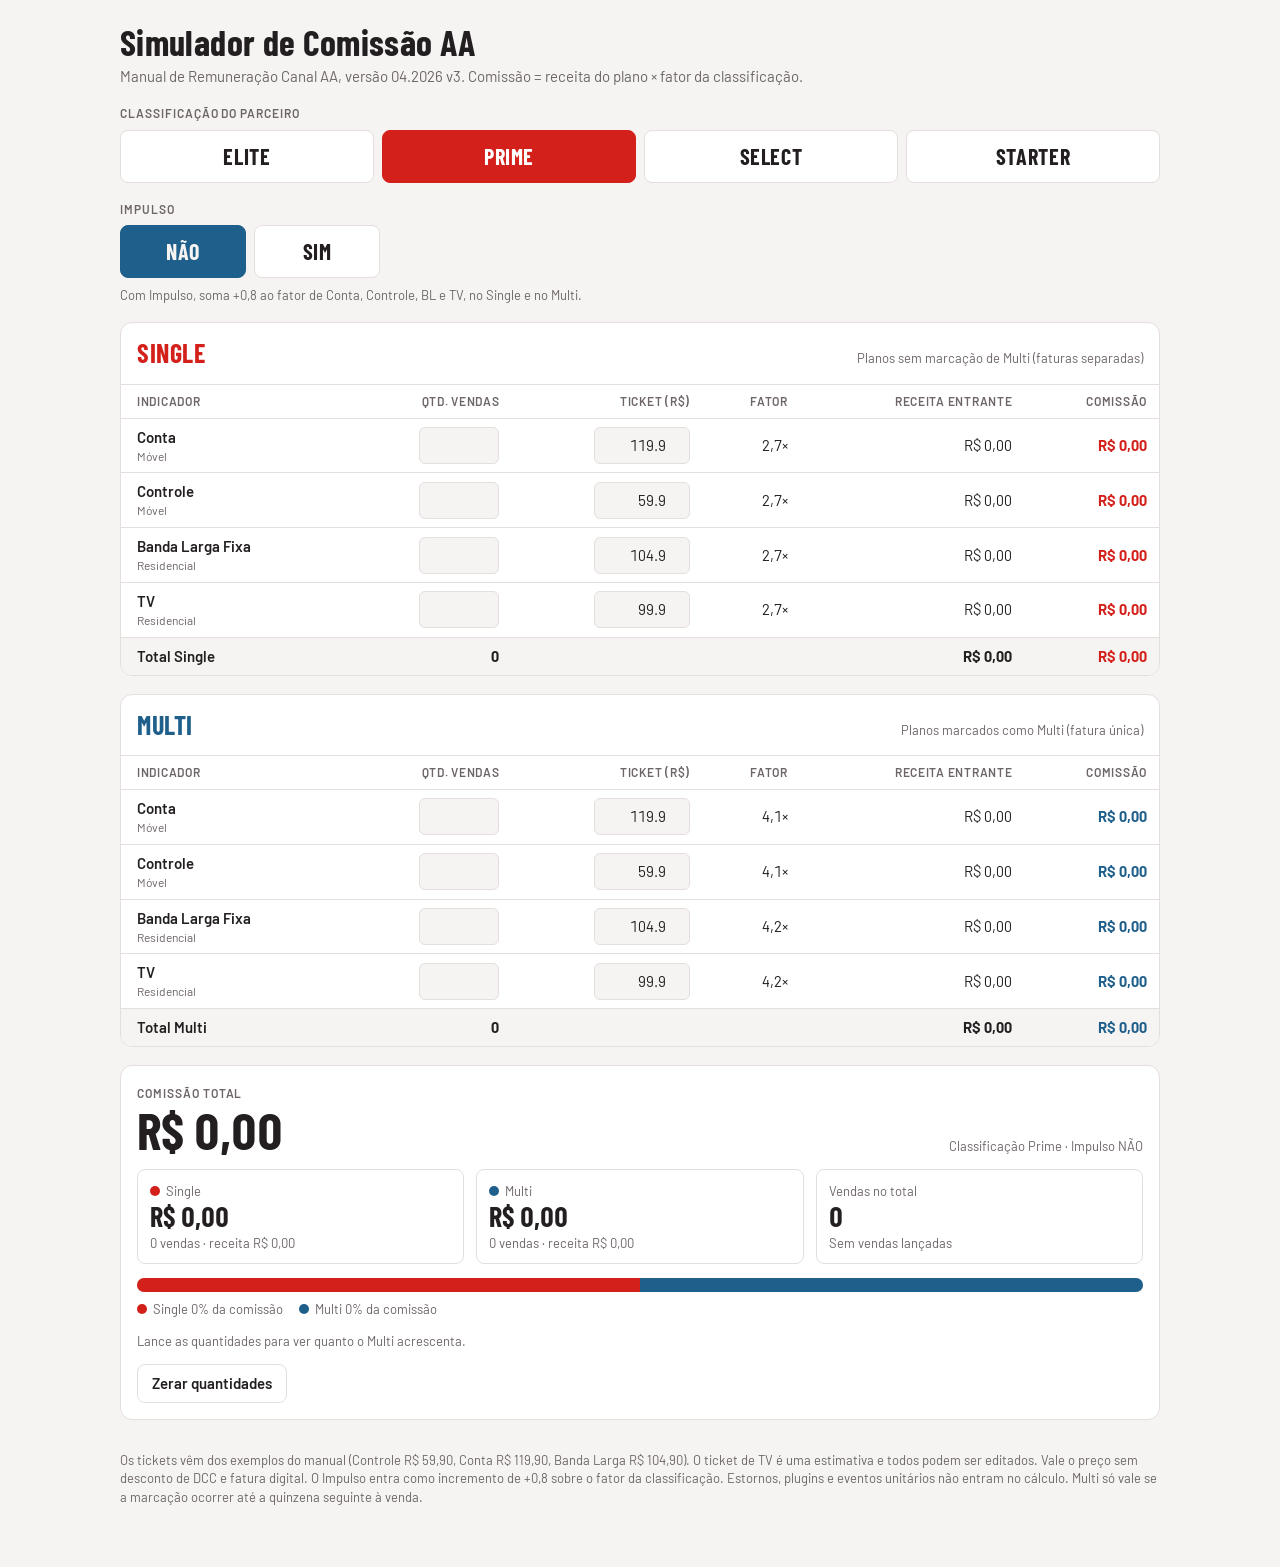
<file: apps/simulador.html>
<!DOCTYPE html>
<html lang="pt-BR">
<head>
<meta charset="utf-8">
<meta name="viewport" content="width=device-width,initial-scale=1,viewport-fit=cover">
<title>Simulador de Comissão AA</title>
<link rel="stylesheet" href="https://fonts.googleapis.com/css2?family=Barlow+Condensed:wght@600;700&family=Barlow:wght@400;500;600&display=swap">
<style>
/* Simulador de comissão do canal AA (Manual de Remuneração 04.2026 v3): classificação no topo, tabelas Single / Multi e totalizador. */
:root{
  --bg:#f6f4f3; --surface:#ffffff; --fg:#231f20; --muted:#6d6566; --line:#e4dedc;
  --accent:#d3201a; --accent-fg:#ffffff; --accent-soft:#fbe9e7;
  --multi:#1f5f8b; --multi-soft:#e5eff6;
  --good:#1b7a43;
  --f-display:"Barlow Condensed","Arial Narrow",sans-serif;
  --f-body:"Barlow",system-ui,-apple-system,"Segoe UI",sans-serif;
}
@media (prefers-color-scheme:dark){:root:not([data-theme="light"]){
  --bg:#171415; --surface:#221e1f; --fg:#f2eeed; --muted:#a69d9e; --line:#383233;
  --accent:#ef4b43; --accent-fg:#1a0b0a; --accent-soft:#3a1d1b;
  --multi:#6bb3e0; --multi-soft:#1c2c38; --good:#5fcf8a; color-scheme:dark}}
:root[data-theme="dark"]{
  --bg:#171415; --surface:#221e1f; --fg:#f2eeed; --muted:#a69d9e; --line:#383233;
  --accent:#ef4b43; --accent-fg:#1a0b0a; --accent-soft:#3a1d1b;
  --multi:#6bb3e0; --multi-soft:#1c2c38; --good:#5fcf8a; color-scheme:dark}
*{box-sizing:border-box}
body{margin:0;background:var(--bg);color:var(--fg);font-family:var(--f-body);font-size:15px;line-height:1.4;
  padding:24px max(16px,env(safe-area-inset-right,0px)) 48px max(16px,env(safe-area-inset-left,0px))}
.wrap{max-width:1040px;margin:0 auto;display:flex;flex-direction:column;gap:18px}
h1{font-family:var(--f-display);font-size:36px;line-height:1;margin:0;letter-spacing:.01em;text-wrap:balance}
.sub{color:var(--muted);margin:6px 0 0}
.lbl{font-size:12px;letter-spacing:.08em;text-transform:uppercase;color:var(--muted);font-weight:600}
.cls{display:flex;flex-direction:column;gap:8px}
.seg{display:grid;grid-template-columns:repeat(4,1fr);gap:8px}
.seg button{font:inherit;font-family:var(--f-display);font-size:22px;font-weight:700;letter-spacing:.03em;text-transform:uppercase;
  padding:10px 6px;border:1.5px solid var(--line);background:var(--surface);color:var(--fg);border-radius:8px;cursor:pointer}
.seg button[aria-pressed="true"]{background:var(--accent);border-color:var(--accent);color:var(--accent-fg)}
.seg button:focus-visible,input:focus-visible{outline:3px solid var(--multi);outline-offset:2px}
.panel{background:var(--surface);border:1px solid var(--line);border-radius:12px;overflow:hidden}
.panel header{display:flex;justify-content:space-between;align-items:baseline;gap:12px;flex-wrap:wrap;padding:12px 16px;border-bottom:1px solid var(--line)}
.panel h2{font-family:var(--f-display);font-size:26px;margin:0;letter-spacing:.02em;text-transform:uppercase}
.single h2{color:var(--accent)} .multi h2{color:var(--multi)}
.panel header span{color:var(--muted);font-size:13px}
.tbl{overflow-x:auto}
table{width:100%;border-collapse:collapse;min-width:620px;font-variant-numeric:tabular-nums}
th{font-size:12px;letter-spacing:.06em;text-transform:uppercase;color:var(--muted);text-align:right;font-weight:600;padding:8px 12px}
td{padding:8px 12px;text-align:right;border-top:1px solid var(--line)}
th:first-child,td:first-child{text-align:left;padding-left:16px}
td:first-child{font-weight:600}
td small{display:block;color:var(--muted);font-weight:400;font-size:12px}
input{font:inherit;width:100%;max-width:96px;padding:7px 8px;text-align:right;border:1.5px solid var(--line);border-radius:6px;background:var(--bg);color:var(--fg);font-variant-numeric:tabular-nums}
input.q{max-width:80px;font-weight:600}
tfoot td{font-weight:700;background:var(--bg)}
.single .com{color:var(--accent);font-weight:700} .multi .com{color:var(--multi);font-weight:700}
.tot{background:var(--surface);border:1px solid var(--line);border-radius:12px;padding:16px;display:flex;flex-direction:column;gap:14px}
.grand{display:flex;justify-content:space-between;align-items:flex-end;gap:12px;flex-wrap:wrap}
.big{font-family:var(--f-display);font-size:52px;line-height:1;font-weight:700;font-variant-numeric:tabular-nums}
.grid3{display:grid;grid-template-columns:repeat(auto-fit,minmax(200px,1fr));gap:12px}
.kpi{border:1px solid var(--line);border-radius:8px;padding:10px 12px;min-width:0}
.kpi b{display:block;font-family:var(--f-display);font-size:28px;line-height:1.1;font-variant-numeric:tabular-nums}
.kpi span{color:var(--muted);font-size:13px}
.bar{display:flex;height:14px;border-radius:7px;overflow:hidden;background:var(--line)}
.bar i{display:block;height:100%;transition:width .2s}
.bar .s{background:var(--accent)} .bar .m{background:var(--multi)}
.legend{display:flex;gap:16px;flex-wrap:wrap;font-size:13px;color:var(--muted)}
.dot{display:inline-block;width:10px;height:10px;border-radius:50%;margin-right:6px}
.hint{font-size:13px;color:var(--muted)}
.btn{font:inherit;font-weight:600;padding:8px 14px;border:1.5px solid var(--line);background:var(--surface);color:var(--fg);border-radius:8px;cursor:pointer;align-self:flex-start}
.up{color:var(--good);font-weight:600}
.imp{display:flex;flex-direction:column;gap:8px}
.imp .seg{grid-template-columns:repeat(2,1fr);max-width:260px}
.imp .seg button[aria-pressed="true"]{background:var(--multi);border-color:var(--multi);color:var(--bg)}
@media (max-width:520px){h1{font-size:30px}.big{font-size:42px}.seg button{font-size:19px}}
@media (prefers-reduced-motion:reduce){.bar i{transition:none}}
</style>
</head>
<body>

<div class="wrap">
  <div>
    <h1>Simulador de Comissão AA</h1>
    <p class="sub">Manual de Remuneração Canal AA, versão 04.2026 v3. Comissão = receita do plano × fator da classificação.</p>
  </div>

  <div class="cls">
    <span class="lbl">Classificação do parceiro</span>
    <div class="seg" id="seg" role="group" aria-label="Classificação"></div>
  </div>

  <div class="imp">
    <span class="lbl">Impulso</span>
    <div class="seg" id="impseg" role="group" aria-label="Impulso">
      <button type="button" data-v="0">Não</button>
      <button type="button" data-v="1">Sim</button>
    </div>
    <span class="hint">Com Impulso, soma +0,8 ao fator de Conta, Controle, BL e TV, no Single e no Multi.</span>
  </div>

  <section class="panel single" id="p-single"></section>
  <section class="panel multi" id="p-multi"></section>

  <section class="tot" aria-live="polite">
    <div class="grand">
      <div><span class="lbl">Comissão total</span><div class="big" id="t-all">R$ 0,00</div></div>
      <div class="hint" id="t-cls"></div>
    </div>
    <div class="grid3">
      <div class="kpi"><span><i class="dot" style="background:var(--accent)"></i>Single</span><b id="t-s">R$ 0,00</b><span id="t-sq"></span></div>
      <div class="kpi"><span><i class="dot" style="background:var(--multi)"></i>Multi</span><b id="t-m">R$ 0,00</b><span id="t-mq"></span></div>
      <div class="kpi"><span>Vendas no total</span><b id="t-q">0</b><span id="t-mix"></span></div>
    </div>
    <div>
      <div class="bar" role="img" aria-label="Divisão entre Single e Multi"><i class="s" id="b-s" style="width:50%"></i><i class="m" id="b-m" style="width:50%"></i></div>
      <div class="legend" style="margin-top:8px"><span id="l-s"></span><span id="l-m"></span></div>
    </div>
    <div class="hint" id="what-if"></div>
    <button class="btn" id="reset" type="button">Zerar quantidades</button>
  </section>

  <p class="hint">Os tickets vêm dos exemplos do manual (Controle R$ 59,90, Conta R$ 119,90, Banda Larga R$ 104,90). O ticket de TV é uma estimativa e todos podem ser editados. Vale o preço sem desconto de DCC e fatura digital. O Impulso entra como incremento de +0,8 sobre o fator da classificação. Estornos, plugins e eventos unitários não entram no cálculo. Multi só vale se a marcação ocorrer até a quinzena seguinte à venda.</p>
</div>

<script>
var CLS=["Elite","Prime","Select","Starter"];
var F={
  single:{Elite:2.8,Prime:2.7,Select:2.4,Starter:1.9},
  multiMovel:{Elite:4.4,Prime:4.1,Select:3.6,Starter:3.0},
  multiRes:{Elite:4.5,Prime:4.2,Select:3.7,Starter:3.1}
};
var IND=[
  {k:"conta",n:"Conta",seg:"Móvel",t:119.90},
  {k:"controle",n:"Controle",seg:"Móvel",t:59.90},
  {k:"bl",n:"Banda Larga Fixa",seg:"Residencial",t:104.90},
  {k:"tv",n:"TV",seg:"Residencial",t:99.90}
];
var IMP=0.8;
var state={cls:"Prime",imp:false,q:{single:{},multi:{}},t:{single:{},multi:{}}};
IND.forEach(function(i){state.q.single[i.k]=0;state.q.multi[i.k]=0;state.t.single[i.k]=i.t;state.t.multi[i.k]=i.t});
try{var s=JSON.parse(localStorage.getItem("simAA")||"null");if(s&&s.cls){state=s}}catch(e){}
function save(){try{localStorage.setItem("simAA",JSON.stringify(state))}catch(e){}}

var brl=new Intl.NumberFormat("pt-BR",{style:"currency",currency:"BRL"});
var fx=new Intl.NumberFormat("pt-BR",{minimumFractionDigits:1,maximumFractionDigits:1});
function fator(mod,i){
  var add=state.imp?IMP:0;
  if(mod==="single")return F.single[state.cls]+add;
  return (i.seg==="Móvel"?F.multiMovel:F.multiRes)[state.cls]+add;
}
function num(v){v=parseFloat(String(v).replace(",","."));return isFinite(v)&&v>=0?v:0}

function build(mod,title,desc){
  var el=document.getElementById("p-"+mod);
  var h='<header><h2>'+title+'</h2><span>'+desc+'</span></header><div class="tbl"><table><thead><tr>'+
   '<th>Indicador</th><th>Qtd. vendas</th><th>Ticket (R$)</th><th>Fator</th><th>Receita entrante</th><th>Comissão</th></tr></thead><tbody>';
  IND.forEach(function(i){
    h+='<tr><td>'+i.n+'<small>'+i.seg+'</small></td>'+
    '<td><input class="q" id="q-'+mod+'-'+i.k+'" type="number" min="0" step="1" inputmode="numeric" aria-label="Quantidade '+i.n+' '+title+'"></td>'+
    '<td><input id="t-'+mod+'-'+i.k+'" type="number" min="0" step="0.01" inputmode="decimal" aria-label="Ticket '+i.n+' '+title+'"></td>'+
    '<td id="f-'+mod+'-'+i.k+'"></td><td id="r-'+mod+'-'+i.k+'"></td><td class="com" id="c-'+mod+'-'+i.k+'"></td></tr>';
  });
  h+='</tbody><tfoot><tr><td>Total '+title+'</td><td id="sq-'+mod+'"></td><td></td><td></td><td id="sr-'+mod+'"></td><td class="com" id="sc-'+mod+'"></td></tr></tfoot></table></div>';
  el.innerHTML=h;
  IND.forEach(function(i){
    var q=document.getElementById("q-"+mod+"-"+i.k),t=document.getElementById("t-"+mod+"-"+i.k);
    q.value=state.q[mod][i.k]||"";t.value=state.t[mod][i.k];
    q.addEventListener("input",function(){state.q[mod][i.k]=Math.floor(num(q.value));calc()});
    t.addEventListener("input",function(){state.t[mod][i.k]=num(t.value);calc()});
  });
}

function calc(){
  var tot={single:{q:0,r:0,c:0},multi:{q:0,r:0,c:0}}, allMultiC=0;
  ["single","multi"].forEach(function(mod){
    IND.forEach(function(i){
      var q=state.q[mod][i.k]||0,t=state.t[mod][i.k]||0,f=fator(mod,i);
      var r=q*t,c=r*f;
      document.getElementById("f-"+mod+"-"+i.k).textContent=fx.format(f)+"×";
      document.getElementById("r-"+mod+"-"+i.k).textContent=brl.format(r);
      document.getElementById("c-"+mod+"-"+i.k).textContent=brl.format(c);
      tot[mod].q+=q;tot[mod].r+=r;tot[mod].c+=c;
      if(mod==="single"){var fm=(i.seg==="Móvel"?F.multiMovel:F.multiRes)[state.cls]+(state.imp?IMP:0);allMultiC+=r*fm}
      else allMultiC+=r*f;
    });
    document.getElementById("sq-"+mod).textContent=tot[mod].q;
    document.getElementById("sr-"+mod).textContent=brl.format(tot[mod].r);
    document.getElementById("sc-"+mod).textContent=brl.format(tot[mod].c);
  });
  var all=tot.single.c+tot.multi.c,q=tot.single.q+tot.multi.q;
  document.getElementById("t-all").textContent=brl.format(all);
  document.getElementById("t-cls").textContent="Classificação "+state.cls+" · Impulso "+(state.imp?"SIM":"NÃO");
  document.getElementById("t-s").textContent=brl.format(tot.single.c);
  document.getElementById("t-m").textContent=brl.format(tot.multi.c);
  document.getElementById("t-sq").textContent=tot.single.q+" vendas · receita "+brl.format(tot.single.r);
  document.getElementById("t-mq").textContent=tot.multi.q+" vendas · receita "+brl.format(tot.multi.r);
  document.getElementById("t-q").textContent=q;
  var ps=q?Math.round(tot.single.q/q*100):0,pm=q?100-ps:0;
  document.getElementById("t-mix").textContent=q?ps+"% single · "+pm+"% multi":"Sem vendas lançadas";
  var cs=all?tot.single.c/all*100:50;
  document.getElementById("b-s").style.width=(all?cs:50)+"%";
  document.getElementById("b-m").style.width=(all?100-cs:50)+"%";
  document.getElementById("l-s").innerHTML='<i class="dot" style="background:var(--accent)"></i>Single '+(all?Math.round(cs):0)+'% da comissão';
  document.getElementById("l-m").innerHTML='<i class="dot" style="background:var(--multi)"></i>Multi '+(all?Math.round(100-cs):0)+'% da comissão';
  var gain=allMultiC-all;
  document.getElementById("what-if").innerHTML=gain>0.005?
    'Se todas as vendas fossem Multi, a comissão seria <b>'+brl.format(allMultiC)+'</b> (<span class="up">+'+brl.format(gain)+'</span>).':
    (q?'Todas as vendas já estão no Multi.':'Lance as quantidades para ver quanto o Multi acrescenta.');
  save();
}

var seg=document.getElementById("seg");
CLS.forEach(function(c){
  var b=document.createElement("button");b.type="button";b.textContent=c;b.dataset.c=c;
  b.addEventListener("click",function(){state.cls=c;paint();calc()});
  seg.appendChild(b);
});
var impseg=document.getElementById("impseg");
Array.prototype.forEach.call(impseg.children,function(b){
  b.addEventListener("click",function(){state.imp=b.dataset.v==="1";paint();calc()});
});
function paint(){
  Array.prototype.forEach.call(seg.children,function(b){b.setAttribute("aria-pressed",b.dataset.c===state.cls)});
  Array.prototype.forEach.call(impseg.children,function(b){b.setAttribute("aria-pressed",(b.dataset.v==="1")===!!state.imp)});
}
document.getElementById("reset").addEventListener("click",function(){
  IND.forEach(function(i){state.q.single[i.k]=0;state.q.multi[i.k]=0;
    document.getElementById("q-single-"+i.k).value="";document.getElementById("q-multi-"+i.k).value=""});
  calc();
});
build("single","Single","Planos sem marcação de Multi (faturas separadas)");
build("multi","Multi","Planos marcados como Multi (fatura única)");
paint();calc();
</script>
</body>
</html>
</file>
